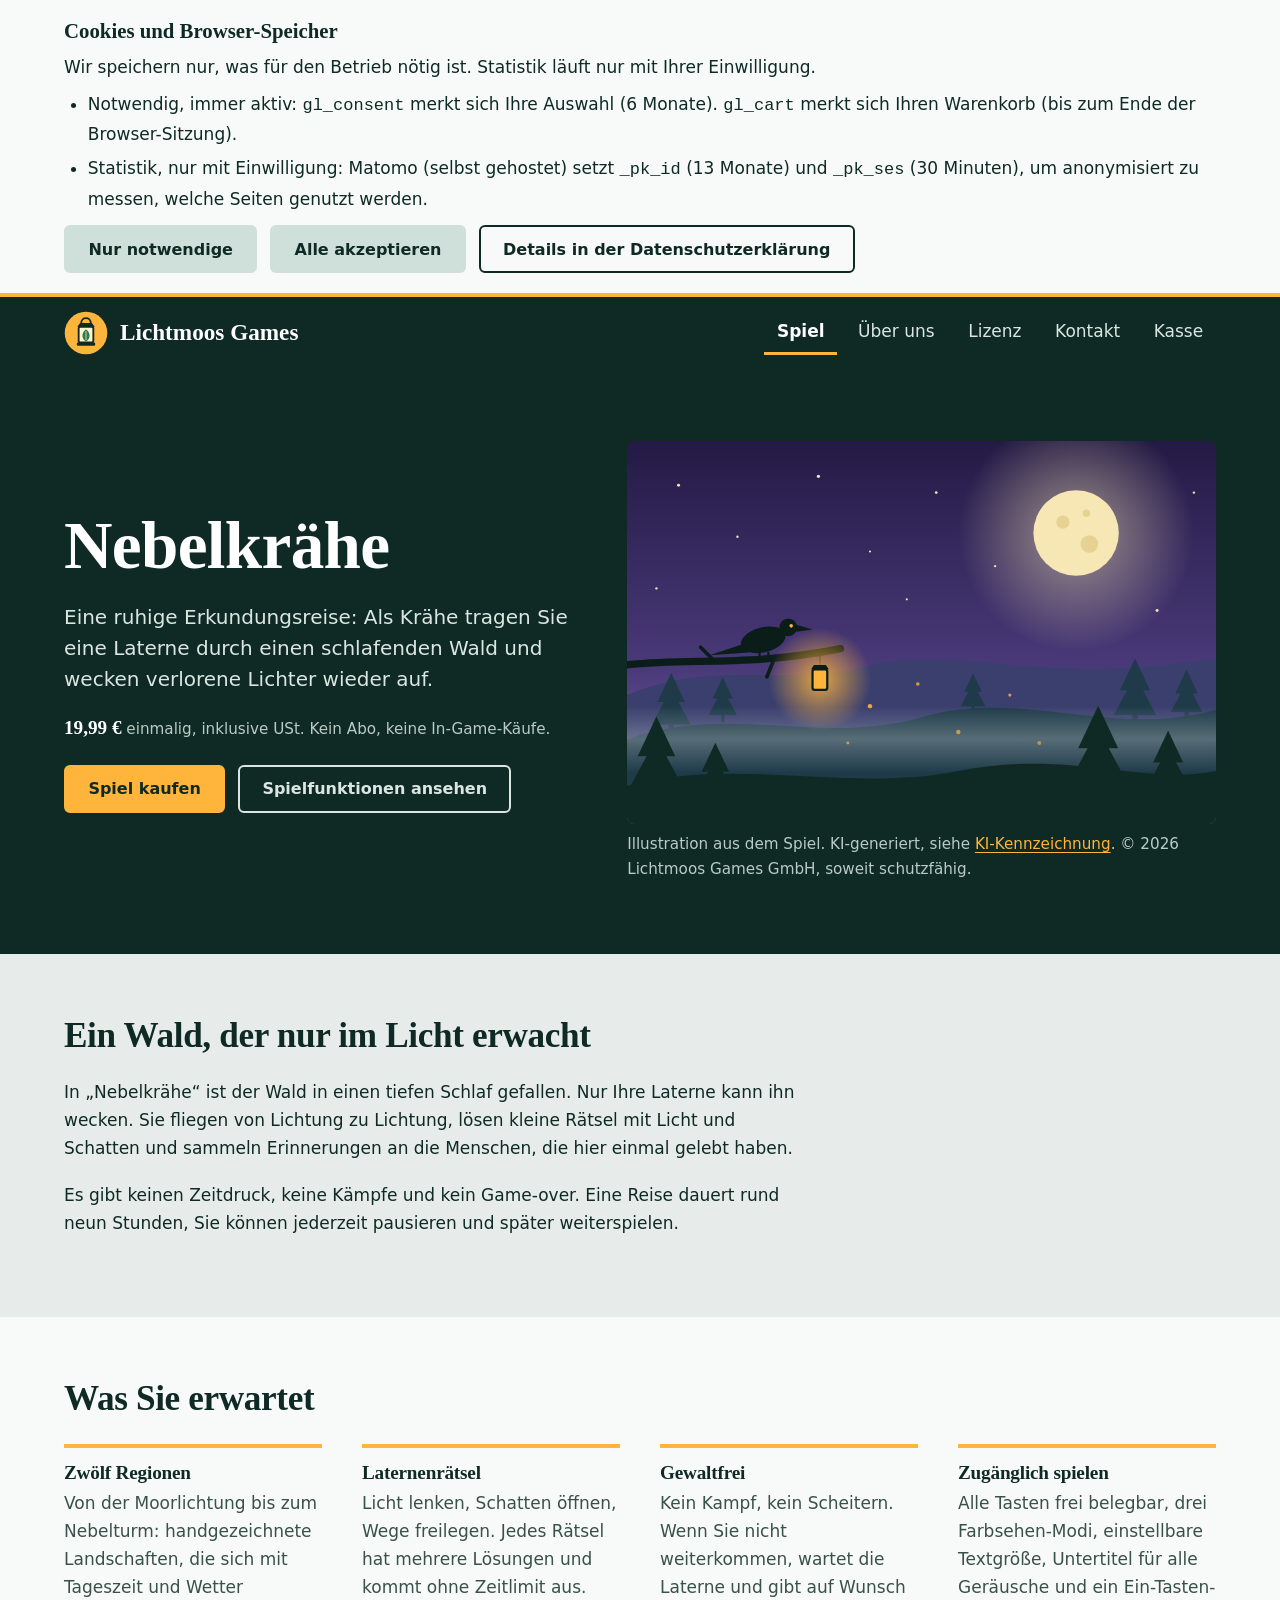
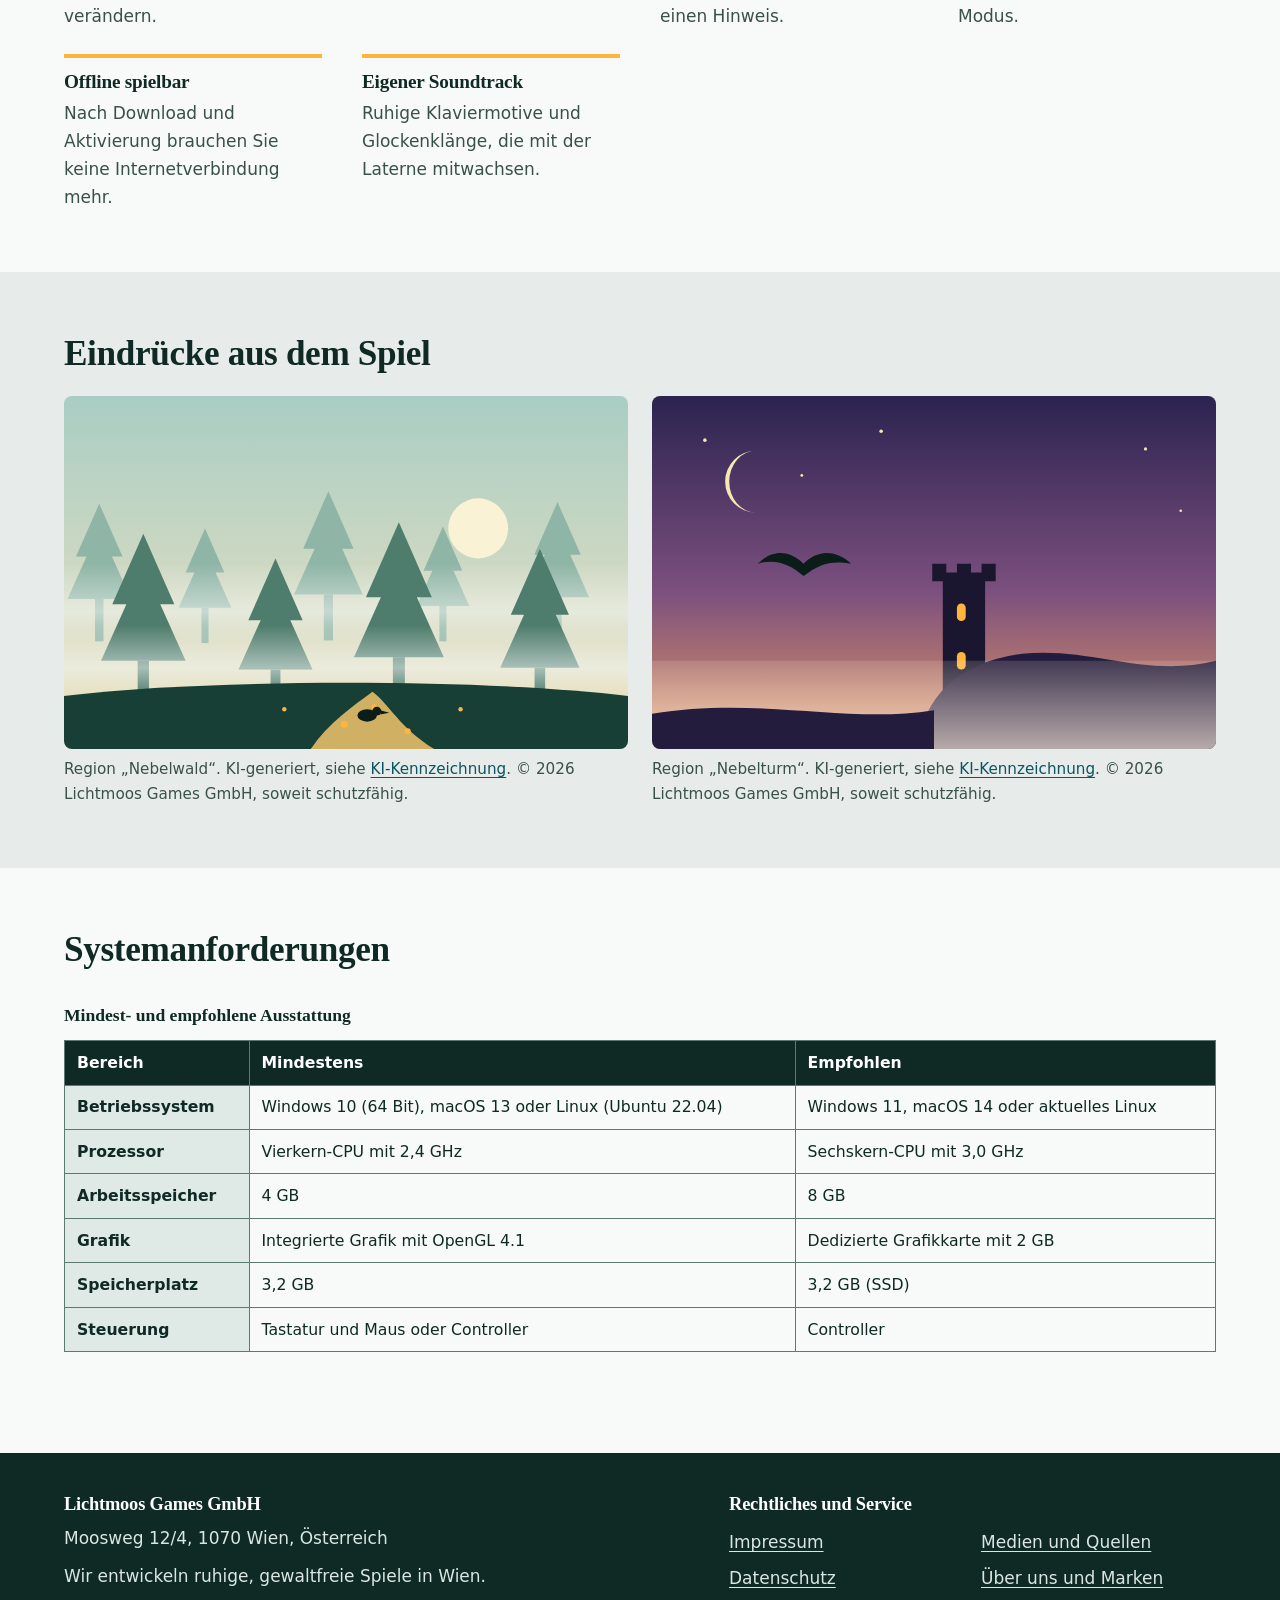
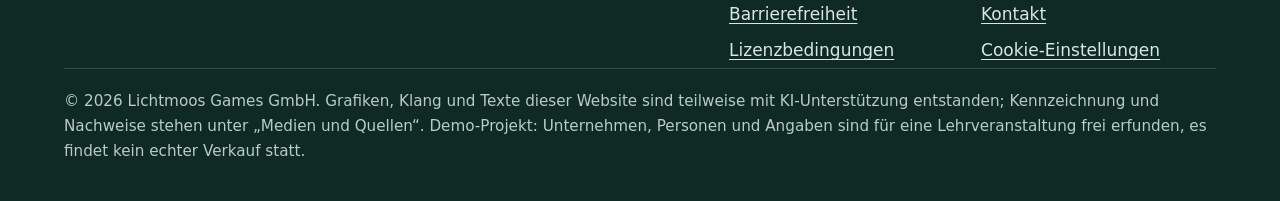
<file: index.html>
<!doctype html>
<html lang="de">
    <head>
        <meta charset="utf-8" />
        <meta name="viewport" content="width=device-width, initial-scale=1" />
        <title>Nebelkrähe – ruhiges Erkundungsspiel für PC | Lichtmoos Games</title>
        <meta
            name="description"
            content="Nebelkrähe von Lichtmoos Games aus Wien: ein gewaltfreies Erkundungsspiel. Einmal kaufen für 19,99 €, kein Abo, keine In-Game-Käufe."
        />
        <meta name="theme-color" content="#0f2a24" />
        <link rel="icon" type="image/svg+xml" href="assets/bildmarke-lichtmoos.svg" />
        <link rel="stylesheet" href="css/style.css" />
        <script src="js/main.js" defer></script>
    </head>
    <body>
        <a class="skip" href="#inhalt">Zum Inhalt springen</a>
        <p id="live-status" class="sr-only" role="status"></p>

        <section id="cookie-banner" class="cookie" aria-labelledby="cookie-titel" tabindex="-1" hidden>
            <div class="wrap">
                <p id="cookie-titel" class="cookie-titel"><strong>Cookies und Browser-Speicher</strong></p>
                <p>Wir speichern nur, was für den Betrieb nötig ist. Statistik läuft nur mit Ihrer Einwilligung.</p>
                <ul>
                    <li>
                        Notwendig, immer aktiv: <code>gl_consent</code> merkt sich Ihre Auswahl (6 Monate). <code>gl_cart</code> merkt sich Ihren Warenkorb (bis
                        zum Ende der Browser-Sitzung).
                    </li>
                    <li>
                        Statistik, nur mit Einwilligung: Matomo (selbst gehostet) setzt <code>_pk_id</code> (13 Monate) und <code>_pk_ses</code> (30 Minuten),
                        um anonymisiert zu messen, welche Seiten genutzt werden.
                    </li>
                </ul>
                <div class="btn-row" style="margin-top: 0.6rem">
                    <button type="button" class="btn zweit" data-consent="notwendig">Nur notwendige</button>
                    <button type="button" class="btn zweit" data-consent="alle">Alle akzeptieren</button>
                    <a class="btn rand" href="datenschutz.html#cookies">Details in der Datenschutzerklärung</a>
                </div>
            </div>
        </section>

        <header class="site-header">
            <div class="wrap">
                <a class="brand" href="index.html"><img src="assets/bildmarke-lichtmoos.svg" width="44" height="44" alt="" />Lichtmoos Games</a>
                <nav class="nav" aria-label="Hauptnavigation">
                    <ul>
                        <li><a href="index.html" aria-current="page">Spiel</a></li>
                        <li><a href="ueber-uns.html">Über uns</a></li>
                        <li><a href="lizenz.html">Lizenz</a></li>
                        <li><a href="kontakt.html">Kontakt</a></li>
                        <li><a href="kasse.html">Kasse</a></li>
                    </ul>
                </nav>
            </div>
        </header>

        <main id="inhalt">
            <section class="hero" aria-labelledby="titel">
                <div class="wrap">
                    <div>
                        <h1 id="titel">Nebelkrähe</h1>
                        <p class="lead">
                            Eine ruhige Erkundungsreise: Als Krähe tragen Sie eine Laterne durch einen schlafenden Wald und wecken verlorene Lichter wieder auf.
                        </p>
                        <p class="preis">19,99 € <small>einmalig, inklusive USt. Kein Abo, keine In-Game-Käufe.</small></p>
                        <div class="btn-row">
                            <a class="btn" href="kasse.html" data-kaufen>Spiel kaufen</a>
                            <a class="btn rand" href="#funktionen">Spielfunktionen ansehen</a>
                        </div>
                    </div>
                    <figure>
                        <img
                            src="assets/hero-nebelkraehe.svg"
                            width="800"
                            height="520"
                            alt="Krähe mit leuchtender Laterne auf einem Ast vor Vollmond und Tannenhügeln"
                        />
                        <figcaption>
                            Illustration aus dem Spiel. KI-generiert, siehe <a href="medien.html#ki">KI-Kennzeichnung</a>. © 2026 Lichtmoos Games GmbH, soweit
                            schutzfähig.
                        </figcaption>
                    </figure>
                </div>
            </section>

            <section class="section" aria-labelledby="spiel">
                <div class="wrap prose">
                    <h2 id="spiel">Ein Wald, der nur im Licht erwacht</h2>
                    <p>
                        In „Nebelkrähe“ ist der Wald in einen tiefen Schlaf gefallen. Nur Ihre Laterne kann ihn wecken. Sie fliegen von Lichtung zu Lichtung,
                        lösen kleine Rätsel mit Licht und Schatten und sammeln Erinnerungen an die Menschen, die hier einmal gelebt haben.
                    </p>
                    <p>
                        Es gibt keinen Zeitdruck, keine Kämpfe und kein Game-over. Eine Reise dauert rund neun Stunden, Sie können jederzeit pausieren und
                        später weiterspielen.
                    </p>
                </div>
            </section>

            <section class="section hell" id="funktionen" aria-labelledby="funktionen-titel">
                <div class="wrap">
                    <h2 id="funktionen-titel">Was Sie erwartet</h2>
                    <ul class="facts">
                        <li>
                            <h3>Zwölf Regionen</h3>
                            <p>Von der Moorlichtung bis zum Nebelturm: handgezeichnete Landschaften, die sich mit Tageszeit und Wetter verändern.</p>
                        </li>
                        <li>
                            <h3>Laternenrätsel</h3>
                            <p>Licht lenken, Schatten öffnen, Wege freilegen. Jedes Rätsel hat mehrere Lösungen und kommt ohne Zeitlimit aus.</p>
                        </li>
                        <li>
                            <h3>Gewaltfrei</h3>
                            <p>Kein Kampf, kein Scheitern. Wenn Sie nicht weiterkommen, wartet die Laterne und gibt auf Wunsch einen Hinweis.</p>
                        </li>
                        <li>
                            <h3>Zugänglich spielen</h3>
                            <p>
                                Alle Tasten frei belegbar, drei Farbsehen-Modi, einstellbare Textgröße, Untertitel für alle Geräusche und ein Ein-Tasten-Modus.
                            </p>
                        </li>
                        <li>
                            <h3>Offline spielbar</h3>
                            <p>Nach Download und Aktivierung brauchen Sie keine Internetverbindung mehr.</p>
                        </li>
                        <li>
                            <h3>Eigener Soundtrack</h3>
                            <p>Ruhige Klaviermotive und Glockenklänge, die mit der Laterne mitwachsen.</p>
                        </li>
                    </ul>
                </div>
            </section>

            <section class="section" aria-labelledby="eindruecke">
                <div class="wrap">
                    <h2 id="eindruecke">Eindrücke aus dem Spiel</h2>
                    <div class="gallery">
                        <figure class="bild">
                            <img
                                src="assets/szene-wald.svg"
                                width="640"
                                height="400"
                                alt="Nebelwald im Morgengrauen mit einem goldenen Pfad, auf dem eine Krähe sitzt"
                                loading="lazy"
                            />
                            <figcaption>
                                Region „Nebelwald“. KI-generiert, siehe <a href="medien.html#ki">KI-Kennzeichnung</a>. © 2026 Lichtmoos Games GmbH, soweit
                                schutzfähig.
                            </figcaption>
                        </figure>
                        <figure class="bild">
                            <img
                                src="assets/szene-turm.svg"
                                width="640"
                                height="400"
                                alt="Alter Turm mit leuchtenden Fenstern auf einer Klippe, davor fliegt eine Krähe"
                                loading="lazy"
                            />
                            <figcaption>
                                Region „Nebelturm“. KI-generiert, siehe <a href="medien.html#ki">KI-Kennzeichnung</a>. © 2026 Lichtmoos Games GmbH, soweit
                                schutzfähig.
                            </figcaption>
                        </figure>
                    </div>
                </div>
            </section>

            <section class="section hell" aria-labelledby="system">
                <div class="wrap">
                    <h2 id="system">Systemanforderungen</h2>
                    <div class="scroll" role="region" aria-labelledby="cap-system" tabindex="0">
                        <table>
                            <caption id="cap-system">
                                Mindest- und empfohlene Ausstattung
                            </caption>
                            <thead>
                                <tr>
                                    <th scope="col">Bereich</th>
                                    <th scope="col">Mindestens</th>
                                    <th scope="col">Empfohlen</th>
                                </tr>
                            </thead>
                            <tbody>
                                <tr>
                                    <th scope="row">Betriebssystem</th>
                                    <td>Windows 10 (64 Bit), macOS 13 oder Linux (Ubuntu 22.04)</td>
                                    <td>Windows 11, macOS 14 oder aktuelles Linux</td>
                                </tr>
                                <tr>
                                    <th scope="row">Prozessor</th>
                                    <td>Vierkern-CPU mit 2,4 GHz</td>
                                    <td>Sechskern-CPU mit 3,0 GHz</td>
                                </tr>
                                <tr>
                                    <th scope="row">Arbeitsspeicher</th>
                                    <td>4 GB</td>
                                    <td>8 GB</td>
                                </tr>
                                <tr>
                                    <th scope="row">Grafik</th>
                                    <td>Integrierte Grafik mit OpenGL 4.1</td>
                                    <td>Dedizierte Grafikkarte mit 2 GB</td>
                                </tr>
                                <tr>
                                    <th scope="row">Speicherplatz</th>
                                    <td>3,2 GB</td>
                                    <td>3,2 GB (SSD)</td>
                                </tr>
                                <tr>
                                    <th scope="row">Steuerung</th>
                                    <td>Tastatur und Maus oder Controller</td>
                                    <td>Controller</td>
                                </tr>
                            </tbody>
                        </table>
                    </div>
                </div>
            </section>
        </main>

        <footer class="site-footer">
            <div class="wrap">
                <div class="foot-grid">
                    <div>
                        <h2>Lichtmoos Games GmbH</h2>
                        <p>Moosweg 12/4, 1070 Wien, Österreich</p>
                        <p>Wir entwickeln ruhige, gewaltfreie Spiele in Wien.</p>
                    </div>
                    <nav aria-label="Rechtliches und Service">
                        <h2>Rechtliches und Service</h2>
                        <ul>
                            <li><a href="impressum.html">Impressum</a></li>
                            <li><a href="datenschutz.html">Datenschutz</a></li>
                            <li><a href="barrierefreiheit.html">Barrierefreiheit</a></li>
                            <li><a href="lizenz.html">Lizenzbedingungen</a></li>
                            <li><a href="medien.html">Medien und Quellen</a></li>
                            <li><a href="ueber-uns.html">Über uns und Marken</a></li>
                            <li><a href="kontakt.html">Kontakt</a></li>
                            <li><button type="button" id="cookie-settings" class="link">Cookie-Einstellungen</button></li>
                        </ul>
                    </nav>
                </div>
                <p class="copy">
                    © 2026 Lichtmoos Games GmbH. Grafiken, Klang und Texte dieser Website sind teilweise mit KI-Unterstützung entstanden; Kennzeichnung und
                    Nachweise stehen unter „Medien und Quellen“. Demo-Projekt: Unternehmen, Personen und Angaben sind für eine Lehrveranstaltung frei erfunden,
                    es findet kein echter Verkauf statt.
                </p>
            </div>
        </footer>
    </body>
</html>
</file>
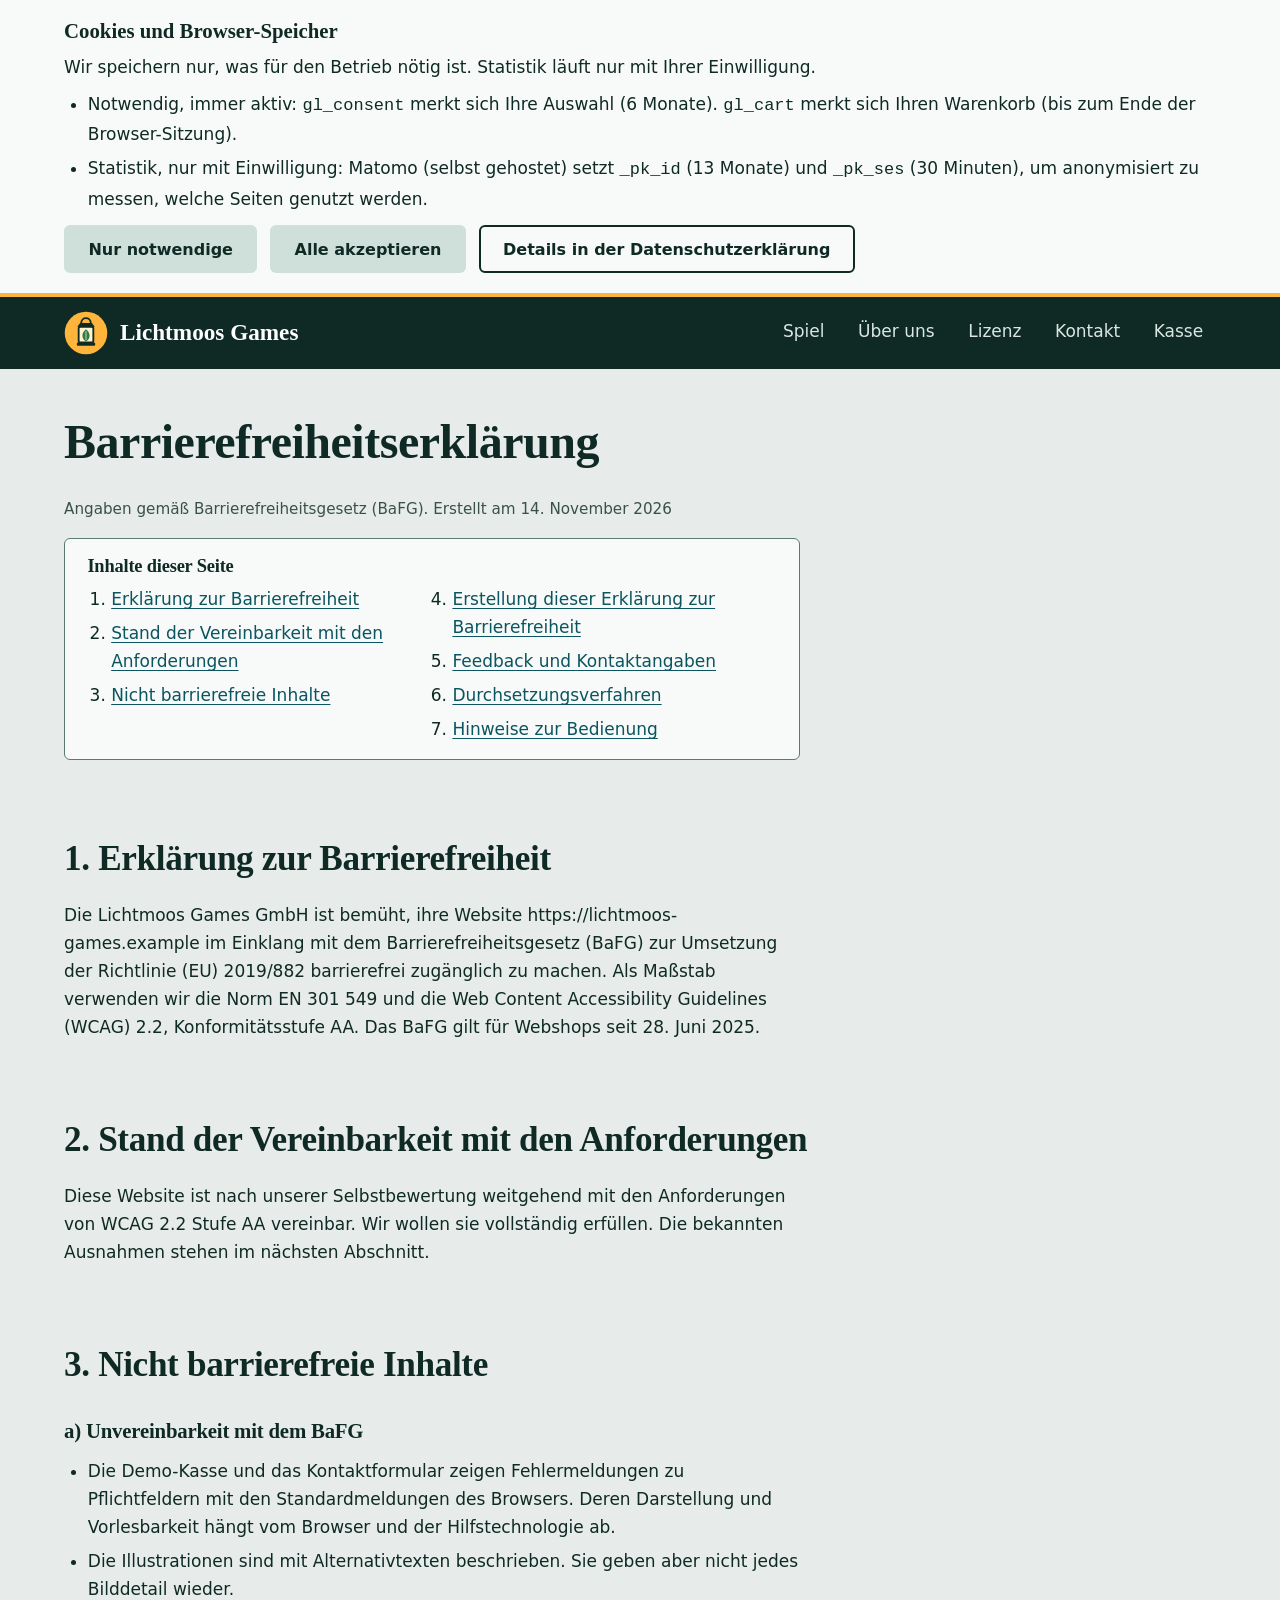
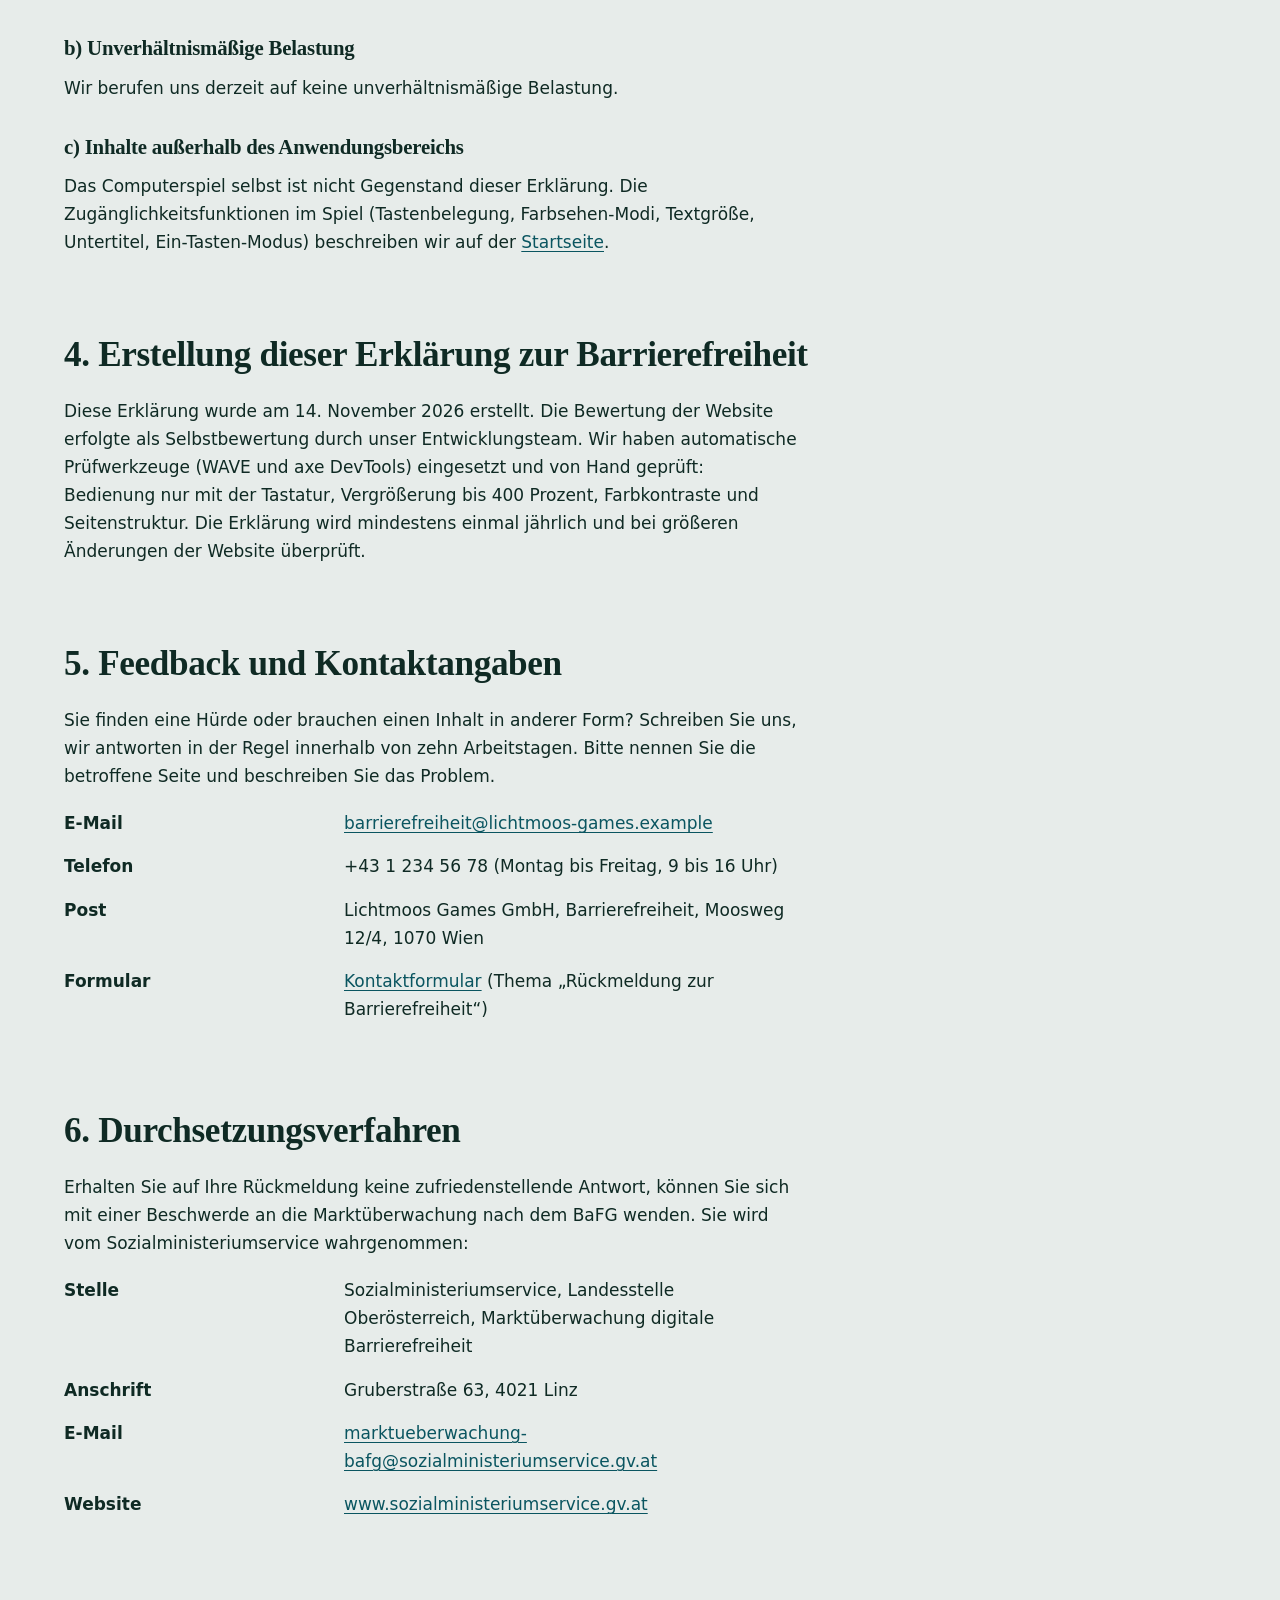
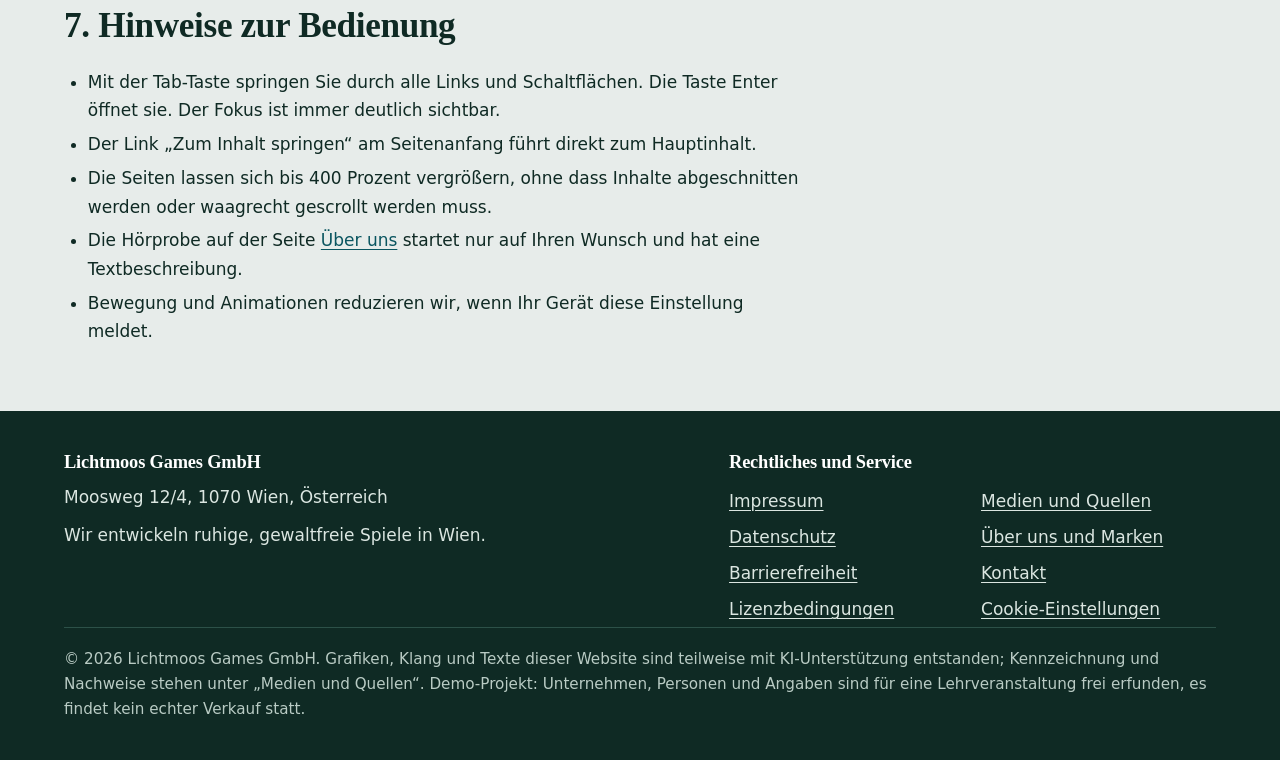
<file: barrierefreiheit.html>
<!doctype html>
<html lang="de">
    <head>
        <meta charset="utf-8" />
        <meta name="viewport" content="width=device-width, initial-scale=1" />
        <title>Barrierefreiheitserklärung | Lichtmoos Games</title>
        <meta name="description" content="Erklärung zur Barrierefreiheit der Website von Lichtmoos Games nach dem Barrierefreiheitsgesetz (BaFG)." />
        <meta name="theme-color" content="#0f2a24" />
        <link rel="icon" type="image/svg+xml" href="assets/bildmarke-lichtmoos.svg" />
        <link rel="stylesheet" href="css/style.css" />
        <script src="js/main.js" defer></script>
    </head>
    <body>
        <a class="skip" href="#inhalt">Zum Inhalt springen</a>
        <p id="live-status" class="sr-only" role="status"></p>

        <section id="cookie-banner" class="cookie" aria-labelledby="cookie-titel" tabindex="-1" hidden>
            <div class="wrap">
                <p id="cookie-titel" class="cookie-titel"><strong>Cookies und Browser-Speicher</strong></p>
                <p>Wir speichern nur, was für den Betrieb nötig ist. Statistik läuft nur mit Ihrer Einwilligung.</p>
                <ul>
                    <li>
                        Notwendig, immer aktiv: <code>gl_consent</code> merkt sich Ihre Auswahl (6 Monate). <code>gl_cart</code> merkt sich Ihren Warenkorb (bis
                        zum Ende der Browser-Sitzung).
                    </li>
                    <li>
                        Statistik, nur mit Einwilligung: Matomo (selbst gehostet) setzt <code>_pk_id</code> (13 Monate) und <code>_pk_ses</code> (30 Minuten),
                        um anonymisiert zu messen, welche Seiten genutzt werden.
                    </li>
                </ul>
                <div class="btn-row" style="margin-top: 0.6rem">
                    <button type="button" class="btn zweit" data-consent="notwendig">Nur notwendige</button>
                    <button type="button" class="btn zweit" data-consent="alle">Alle akzeptieren</button>
                    <a class="btn rand" href="datenschutz.html#cookies">Details in der Datenschutzerklärung</a>
                </div>
            </div>
        </section>

        <header class="site-header">
            <div class="wrap">
                <a class="brand" href="index.html"><img src="assets/bildmarke-lichtmoos.svg" width="44" height="44" alt="" />Lichtmoos Games</a>
                <nav class="nav" aria-label="Hauptnavigation">
                    <ul>
                        <li><a href="index.html">Spiel</a></li>
                        <li><a href="ueber-uns.html">Über uns</a></li>
                        <li><a href="lizenz.html">Lizenz</a></li>
                        <li><a href="kontakt.html">Kontakt</a></li>
                        <li><a href="kasse.html">Kasse</a></li>
                    </ul>
                </nav>
            </div>
        </header>

        <main id="inhalt">
            <div class="legal">
                <div class="wrap">
                    <h1>Barrierefreiheitserklärung</h1>
                    <p class="stand">Angaben gemäß Barrierefreiheitsgesetz (BaFG). Erstellt am 14. November 2026</p>

                    <nav class="toc" aria-label="Inhalte dieser Seite">
                        <h2>Inhalte dieser Seite</h2>
                        <ol>
                            <li><a href="#erklaerung">Erklärung zur Barrierefreiheit</a></li>
                            <li><a href="#stand">Stand der Vereinbarkeit mit den Anforderungen</a></li>
                            <li><a href="#nicht">Nicht barrierefreie Inhalte</a></li>
                            <li><a href="#erstellung">Erstellung dieser Erklärung zur Barrierefreiheit</a></li>
                            <li><a href="#feedback">Feedback und Kontaktangaben</a></li>
                            <li><a href="#durchsetzung">Durchsetzungsverfahren</a></li>
                            <li><a href="#bedienung">Hinweise zur Bedienung</a></li>
                        </ol>
                    </nav>

                    <h2 id="erklaerung">1. Erklärung zur Barrierefreiheit</h2>
                    <p>
                        Die Lichtmoos Games GmbH ist bemüht, ihre Website https://lichtmoos-games.example im Einklang mit dem Barrierefreiheitsgesetz (BaFG) zur
                        Umsetzung der Richtlinie (EU) 2019/882 barrierefrei zugänglich zu machen. Als Maßstab verwenden wir die Norm EN 301 549 und die Web
                        Content Accessibility Guidelines (WCAG) 2.2, Konformitätsstufe AA. Das BaFG gilt für Webshops seit 28. Juni 2025.
                    </p>

                    <h2 id="stand">2. Stand der Vereinbarkeit mit den Anforderungen</h2>
                    <p>
                        Diese Website ist nach unserer Selbstbewertung weitgehend mit den Anforderungen von WCAG 2.2 Stufe AA vereinbar. Wir wollen sie
                        vollständig erfüllen. Die bekannten Ausnahmen stehen im nächsten Abschnitt.
                    </p>

                    <h2 id="nicht">3. Nicht barrierefreie Inhalte</h2>
                    <h3>a) Unvereinbarkeit mit dem BaFG</h3>
                    <ul>
                        <li>
                            Die Demo-Kasse und das Kontaktformular zeigen Fehlermeldungen zu Pflichtfeldern mit den Standardmeldungen des Browsers. Deren
                            Darstellung und Vorlesbarkeit hängt vom Browser und der Hilfstechnologie ab.
                        </li>
                        <li>Die Illustrationen sind mit Alternativtexten beschrieben. Sie geben aber nicht jedes Bilddetail wieder.</li>
                    </ul>
                    <h3>b) Unverhältnismäßige Belastung</h3>
                    <p>Wir berufen uns derzeit auf keine unverhältnismäßige Belastung.</p>
                    <h3>c) Inhalte außerhalb des Anwendungsbereichs</h3>
                    <p>
                        Das Computerspiel selbst ist nicht Gegenstand dieser Erklärung. Die Zugänglichkeitsfunktionen im Spiel (Tastenbelegung, Farbsehen-Modi,
                        Textgröße, Untertitel, Ein-Tasten-Modus) beschreiben wir auf der <a href="index.html#funktionen">Startseite</a>.
                    </p>

                    <h2 id="erstellung">4. Erstellung dieser Erklärung zur Barrierefreiheit</h2>
                    <p>
                        Diese Erklärung wurde am 14. November 2026 erstellt. Die Bewertung der Website erfolgte als Selbstbewertung durch unser
                        Entwicklungsteam. Wir haben automatische Prüfwerkzeuge (WAVE und axe DevTools) eingesetzt und von Hand geprüft: Bedienung nur mit der
                        Tastatur, Vergrößerung bis 400 Prozent, Farbkontraste und Seitenstruktur. Die Erklärung wird mindestens einmal jährlich und bei größeren
                        Änderungen der Website überprüft.
                    </p>

                    <h2 id="feedback">5. Feedback und Kontaktangaben</h2>
                    <p>
                        Sie finden eine Hürde oder brauchen einen Inhalt in anderer Form? Schreiben Sie uns, wir antworten in der Regel innerhalb von zehn
                        Arbeitstagen. Bitte nennen Sie die betroffene Seite und beschreiben Sie das Problem.
                    </p>
                    <dl class="kv">
                        <dt>E-Mail</dt>
                        <dd><a href="mailto:barrierefreiheit@lichtmoos-games.example">barrierefreiheit@lichtmoos-games.example</a></dd>
                        <dt>Telefon</dt>
                        <dd>+43 1 234 56 78 (Montag bis Freitag, 9 bis 16 Uhr)</dd>
                        <dt>Post</dt>
                        <dd>Lichtmoos Games GmbH, Barrierefreiheit, Moosweg 12/4, 1070 Wien</dd>
                        <dt>Formular</dt>
                        <dd><a href="kontakt.html#formular">Kontaktformular</a> (Thema „Rückmeldung zur Barrierefreiheit“)</dd>
                    </dl>

                    <h2 id="durchsetzung">6. Durchsetzungsverfahren</h2>
                    <p>
                        Erhalten Sie auf Ihre Rückmeldung keine zufriedenstellende Antwort, können Sie sich mit einer Beschwerde an die Marktüberwachung nach
                        dem BaFG wenden. Sie wird vom Sozialministeriumservice wahrgenommen:
                    </p>
                    <dl class="kv">
                        <dt>Stelle</dt>
                        <dd>Sozialministeriumservice, Landesstelle Oberösterreich, Marktüberwachung digitale Barrierefreiheit</dd>
                        <dt>Anschrift</dt>
                        <dd>Gruberstraße 63, 4021 Linz</dd>
                        <dt>E-Mail</dt>
                        <dd>
                            <a href="mailto:marktueberwachung-bafg@sozialministeriumservice.gv.at">marktueberwachung-bafg@sozialministeriumservice.gv.at</a>
                        </dd>
                        <dt>Website</dt>
                        <dd><a href="https://www.sozialministeriumservice.gv.at">www.sozialministeriumservice.gv.at</a></dd>
                    </dl>

                    <h2 id="bedienung">7. Hinweise zur Bedienung</h2>
                    <ul>
                        <li>
                            Mit der Tab-Taste springen Sie durch alle Links und Schaltflächen. Die Taste Enter öffnet sie. Der Fokus ist immer deutlich
                            sichtbar.
                        </li>
                        <li>Der Link „Zum Inhalt springen“ am Seitenanfang führt direkt zum Hauptinhalt.</li>
                        <li>Die Seiten lassen sich bis 400 Prozent vergrößern, ohne dass Inhalte abgeschnitten werden oder waagrecht gescrollt werden muss.</li>
                        <li>
                            Die Hörprobe auf der Seite <a href="ueber-uns.html#m-hoer">Über uns</a> startet nur auf Ihren Wunsch und hat eine Textbeschreibung.
                        </li>
                        <li>Bewegung und Animationen reduzieren wir, wenn Ihr Gerät diese Einstellung meldet.</li>
                    </ul>
                </div>
            </div>
        </main>

        <footer class="site-footer">
            <div class="wrap">
                <div class="foot-grid">
                    <div>
                        <h2>Lichtmoos Games GmbH</h2>
                        <p>Moosweg 12/4, 1070 Wien, Österreich</p>
                        <p>Wir entwickeln ruhige, gewaltfreie Spiele in Wien.</p>
                    </div>
                    <nav aria-label="Rechtliches und Service">
                        <h2>Rechtliches und Service</h2>
                        <ul>
                            <li><a href="impressum.html">Impressum</a></li>
                            <li><a href="datenschutz.html">Datenschutz</a></li>
                            <li><a href="barrierefreiheit.html">Barrierefreiheit</a></li>
                            <li><a href="lizenz.html">Lizenzbedingungen</a></li>
                            <li><a href="medien.html">Medien und Quellen</a></li>
                            <li><a href="ueber-uns.html">Über uns und Marken</a></li>
                            <li><a href="kontakt.html">Kontakt</a></li>
                            <li><button type="button" id="cookie-settings" class="link">Cookie-Einstellungen</button></li>
                        </ul>
                    </nav>
                </div>
                <p class="copy">
                    © 2026 Lichtmoos Games GmbH. Grafiken, Klang und Texte dieser Website sind teilweise mit KI-Unterstützung entstanden; Kennzeichnung und
                    Nachweise stehen unter „Medien und Quellen“. Demo-Projekt: Unternehmen, Personen und Angaben sind für eine Lehrveranstaltung frei erfunden,
                    es findet kein echter Verkauf statt.
                </p>
            </div>
        </footer>
    </body>
</html>
</file>
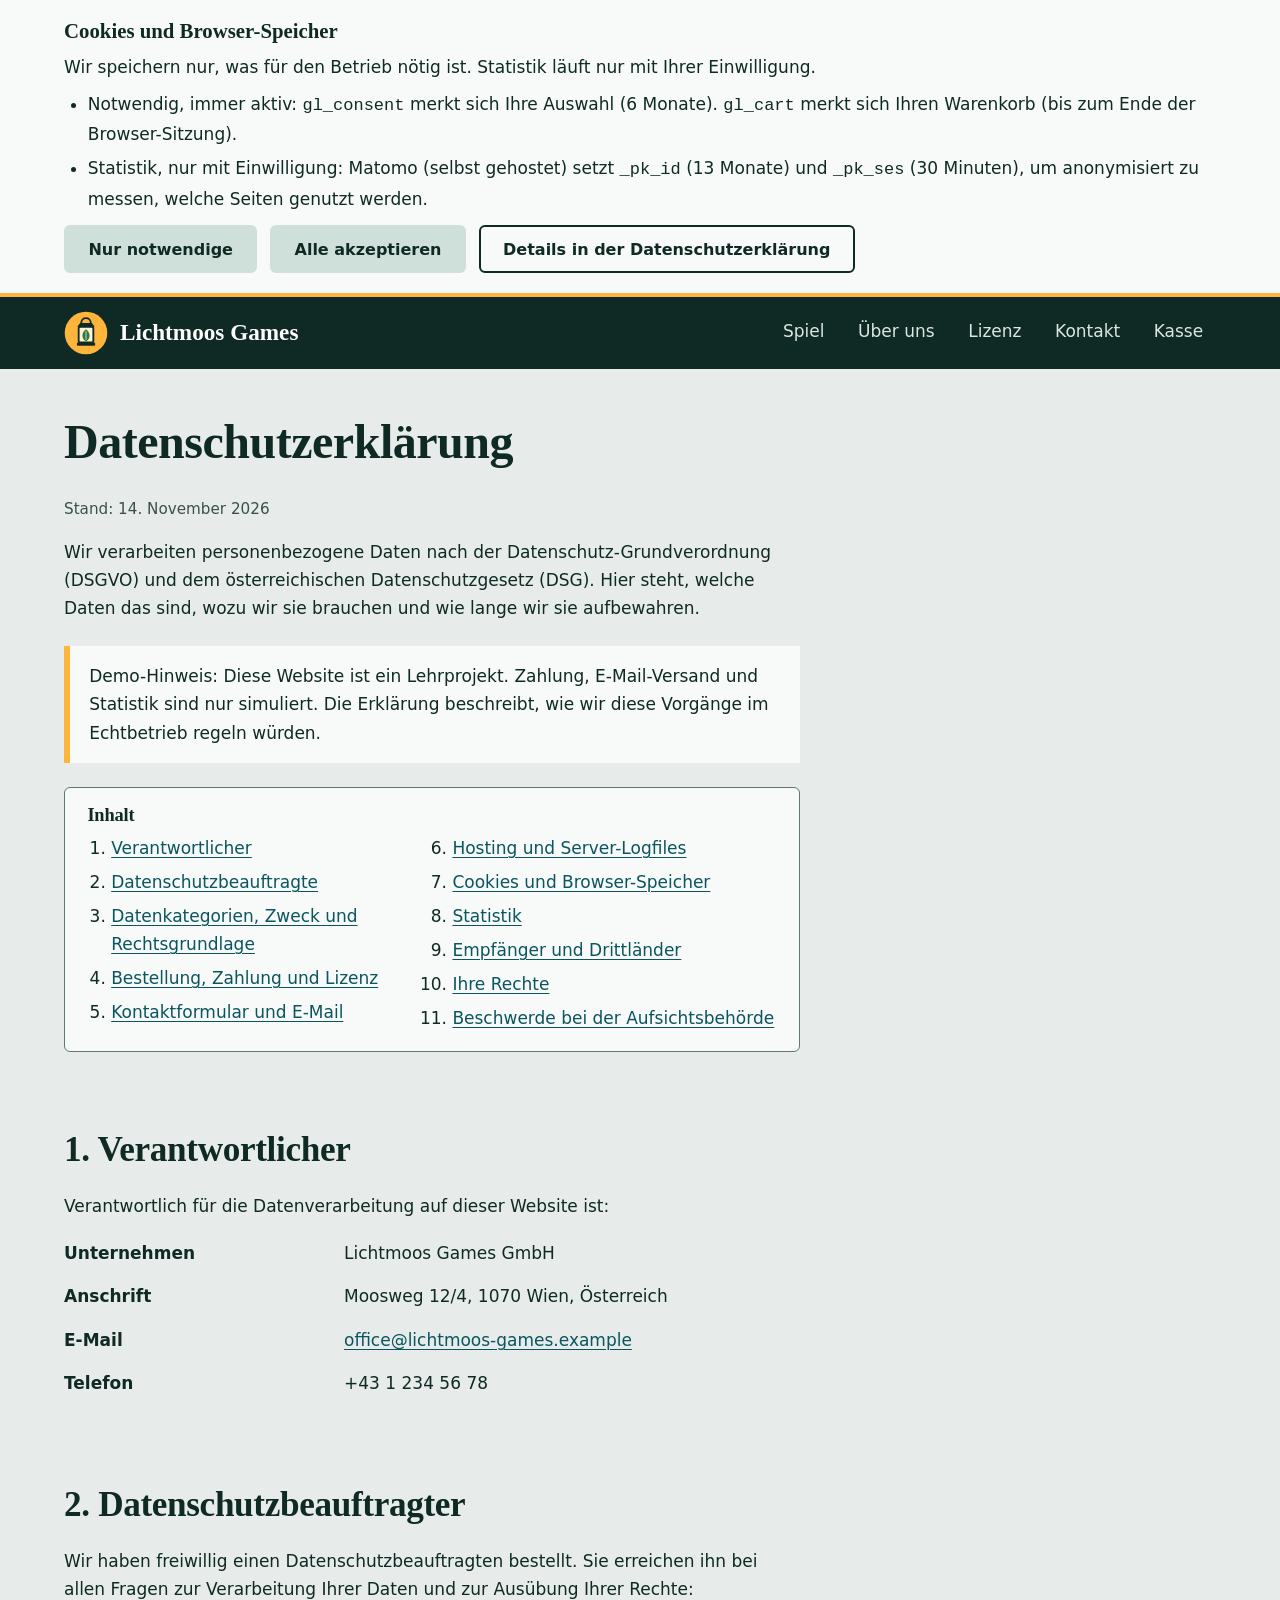
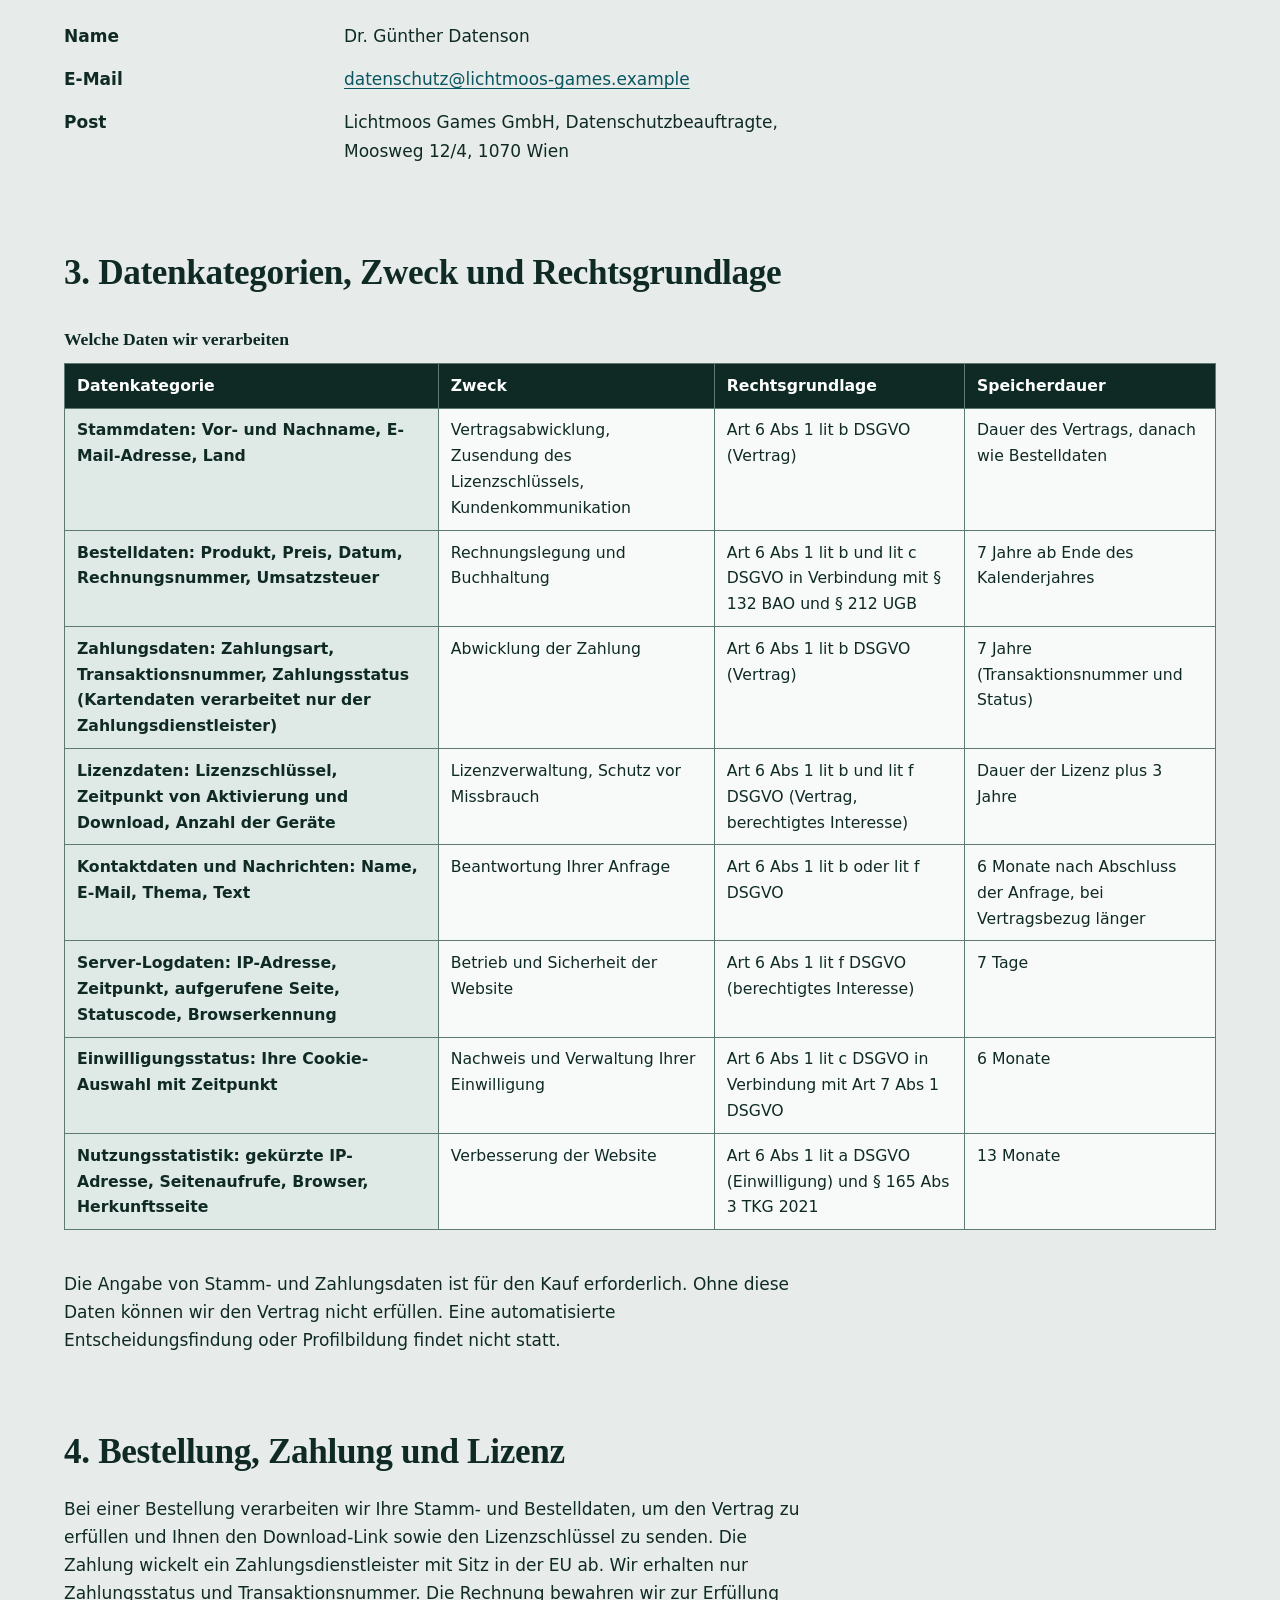
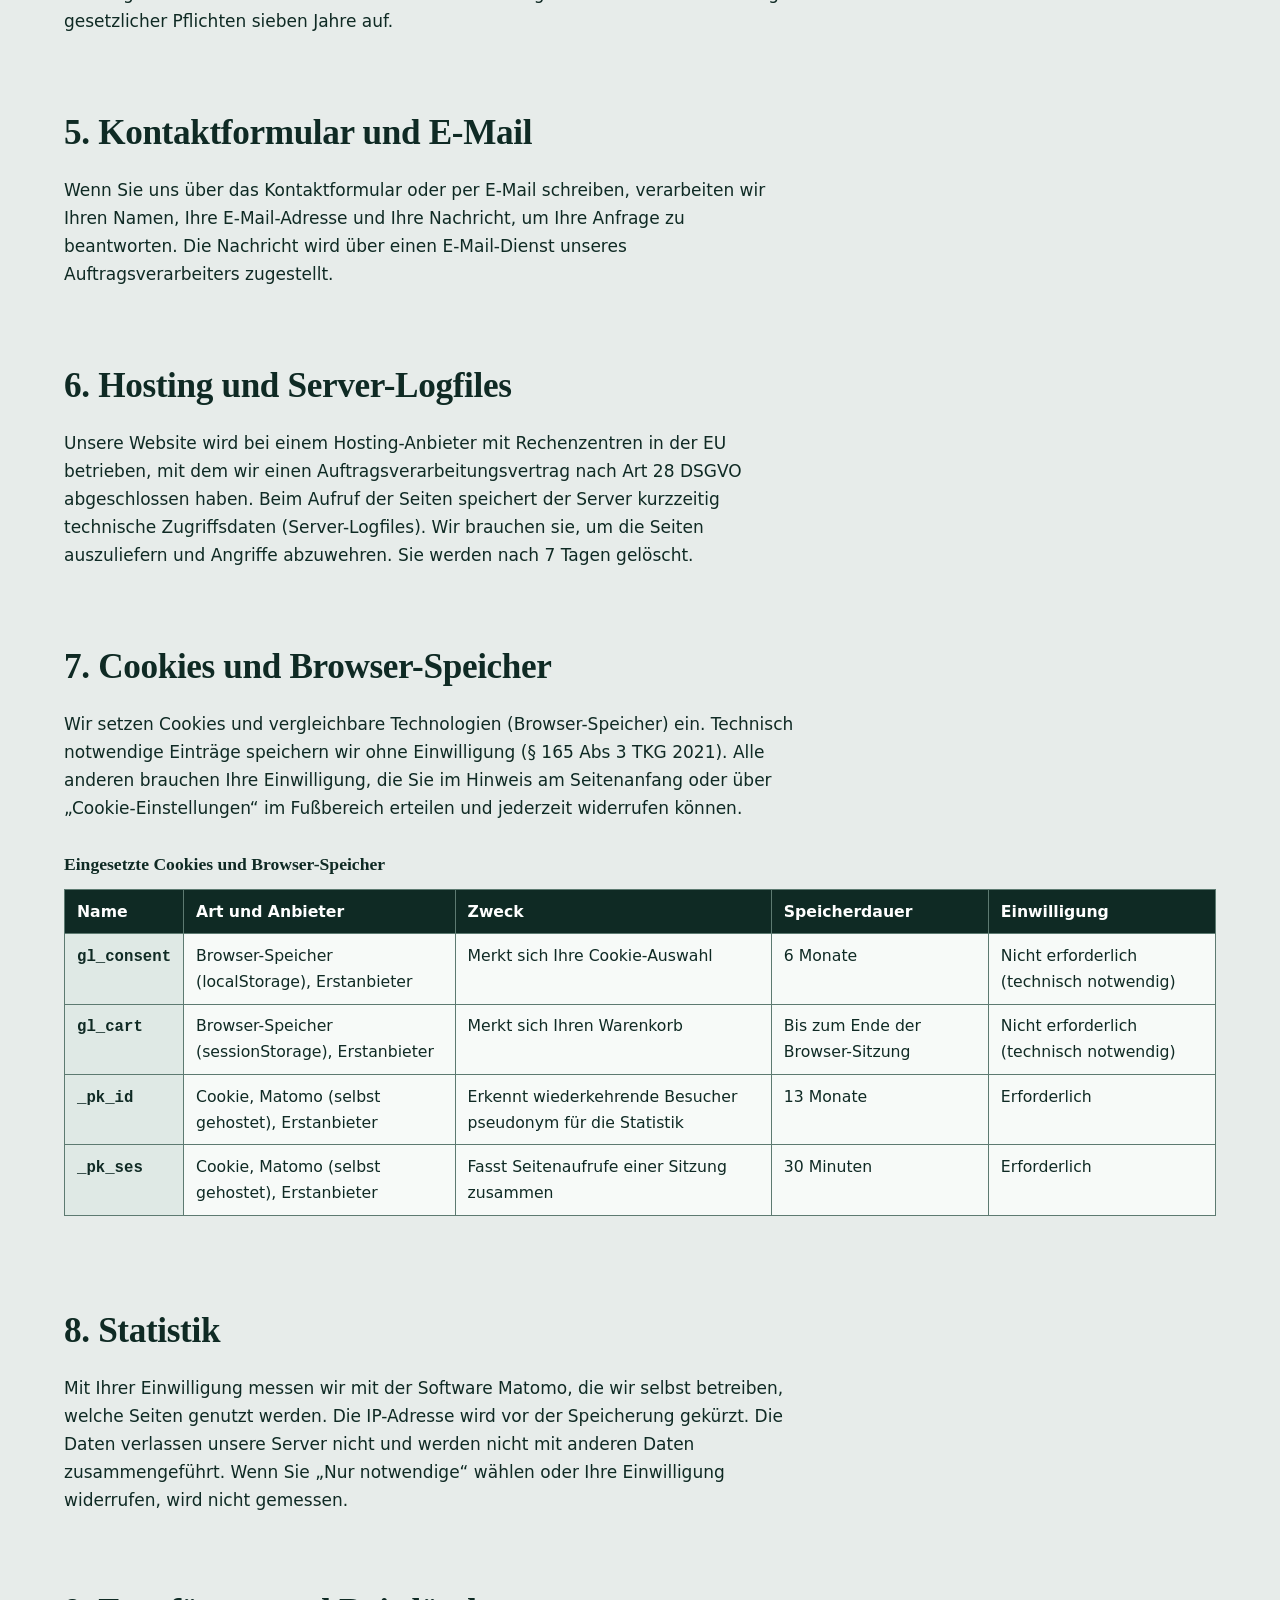
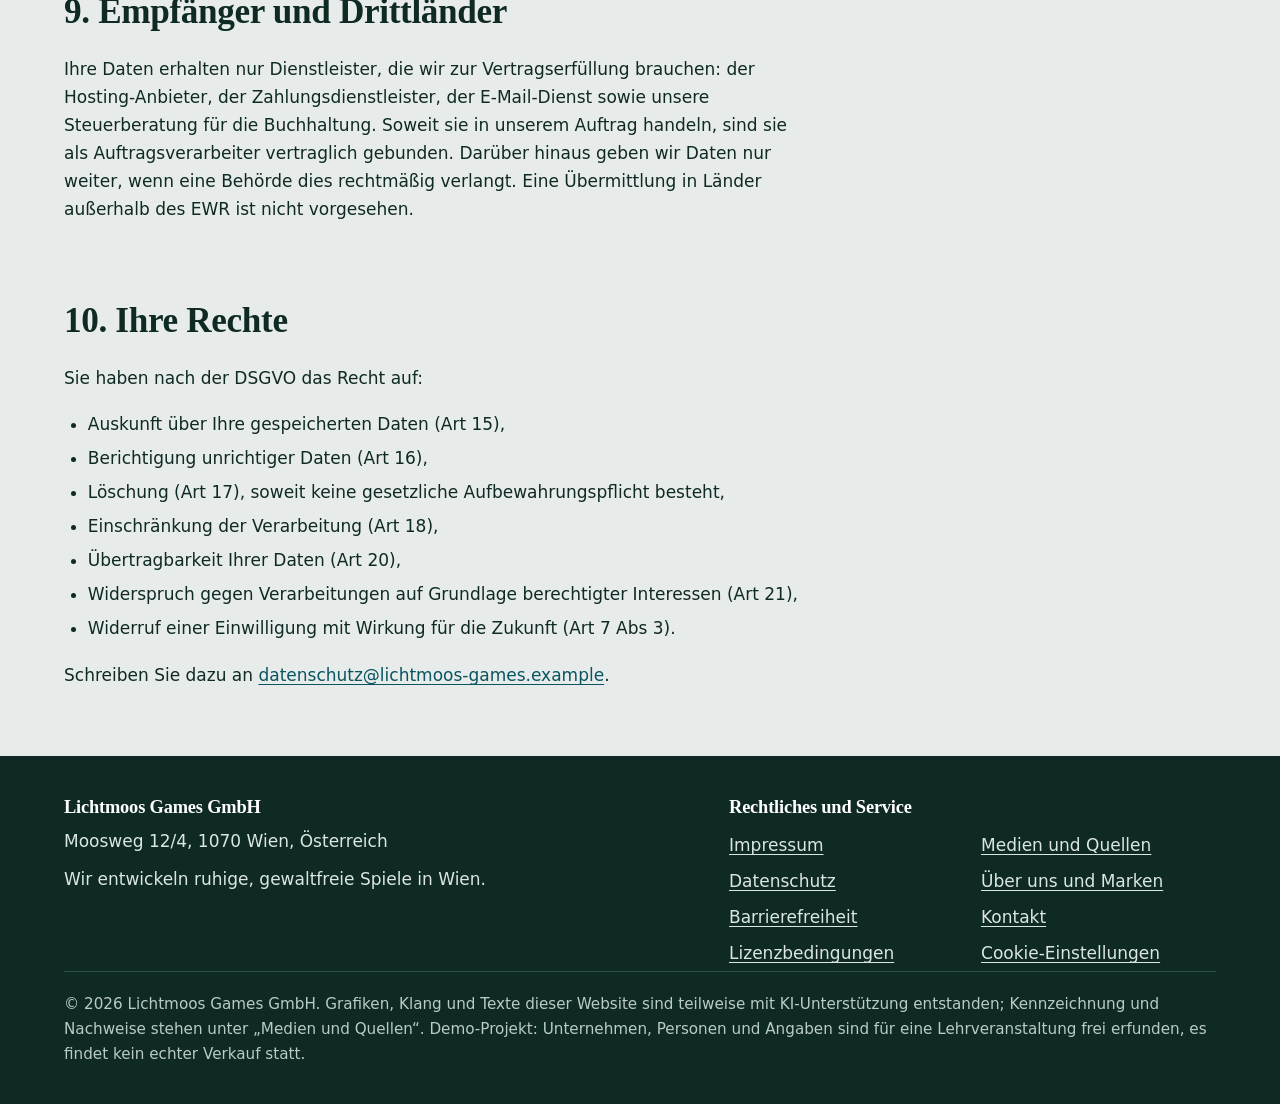
<file: datenschutz.html>
<!doctype html>
<html lang="de">
    <head>
        <meta charset="utf-8" />
        <meta name="viewport" content="width=device-width, initial-scale=1" />
        <title>Datenschutzerklärung | Lichtmoos Games</title>
        <meta
            name="description"
            content="Welche Daten Lichtmoos Games verarbeitet, warum, auf welcher Rechtsgrundlage, wie lange, und welche Cookies zum Einsatz kommen."
        />
        <meta name="theme-color" content="#0f2a24" />
        <link rel="icon" type="image/svg+xml" href="assets/bildmarke-lichtmoos.svg" />
        <link rel="stylesheet" href="css/style.css" />
        <script src="js/main.js" defer></script>
    </head>
    <body>
        <a class="skip" href="#inhalt">Zum Inhalt springen</a>
        <p id="live-status" class="sr-only" role="status"></p>

        <section id="cookie-banner" class="cookie" aria-labelledby="cookie-titel" tabindex="-1" hidden>
            <div class="wrap">
                <p id="cookie-titel" class="cookie-titel"><strong>Cookies und Browser-Speicher</strong></p>
                <p>Wir speichern nur, was für den Betrieb nötig ist. Statistik läuft nur mit Ihrer Einwilligung.</p>
                <ul>
                    <li>
                        Notwendig, immer aktiv: <code>gl_consent</code> merkt sich Ihre Auswahl (6 Monate). <code>gl_cart</code> merkt sich Ihren Warenkorb (bis
                        zum Ende der Browser-Sitzung).
                    </li>
                    <li>
                        Statistik, nur mit Einwilligung: Matomo (selbst gehostet) setzt <code>_pk_id</code> (13 Monate) und <code>_pk_ses</code> (30 Minuten),
                        um anonymisiert zu messen, welche Seiten genutzt werden.
                    </li>
                </ul>
                <div class="btn-row" style="margin-top: 0.6rem">
                    <button type="button" class="btn zweit" data-consent="notwendig">Nur notwendige</button>
                    <button type="button" class="btn zweit" data-consent="alle">Alle akzeptieren</button>
                    <a class="btn rand" href="datenschutz.html#cookies">Details in der Datenschutzerklärung</a>
                </div>
            </div>
        </section>

        <header class="site-header">
            <div class="wrap">
                <a class="brand" href="index.html"><img src="assets/bildmarke-lichtmoos.svg" width="44" height="44" alt="" />Lichtmoos Games</a>
                <nav class="nav" aria-label="Hauptnavigation">
                    <ul>
                        <li><a href="index.html">Spiel</a></li>
                        <li><a href="ueber-uns.html">Über uns</a></li>
                        <li><a href="lizenz.html">Lizenz</a></li>
                        <li><a href="kontakt.html">Kontakt</a></li>
                        <li><a href="kasse.html">Kasse</a></li>
                    </ul>
                </nav>
            </div>
        </header>

        <main id="inhalt">
            <div class="legal">
                <div class="wrap">
                    <h1>Datenschutzerklärung</h1>
                    <p class="stand">Stand: 14. November 2026</p>
                    <p>
                        Wir verarbeiten personenbezogene Daten nach der Datenschutz-Grundverordnung (DSGVO) und dem österreichischen Datenschutzgesetz (DSG).
                        Hier steht, welche Daten das sind, wozu wir sie brauchen und wie lange wir sie aufbewahren.
                    </p>
                    <div class="note">
                        <p>
                            Demo-Hinweis: Diese Website ist ein Lehrprojekt. Zahlung, E-Mail-Versand und Statistik sind nur simuliert. Die Erklärung beschreibt,
                            wie wir diese Vorgänge im Echtbetrieb regeln würden.
                        </p>
                    </div>

                    <nav class="toc" aria-label="Inhaltsverzeichnis">
                        <h2>Inhalt</h2>
                        <ol>
                            <li><a href="#verantwortlicher">Verantwortlicher</a></li>
                            <li><a href="#dsb">Datenschutzbeauftragte</a></li>
                            <li><a href="#uebersicht">Datenkategorien, Zweck und Rechtsgrundlage</a></li>
                            <li><a href="#bestellung">Bestellung, Zahlung und Lizenz</a></li>
                            <li><a href="#kontaktformular">Kontaktformular und E-Mail</a></li>
                            <li><a href="#hosting">Hosting und Server-Logfiles</a></li>
                            <li><a href="#cookies">Cookies und Browser-Speicher</a></li>
                            <li><a href="#statistik">Statistik</a></li>
                            <li><a href="#empfaenger">Empfänger und Drittländer</a></li>
                            <li><a href="#rechte">Ihre Rechte</a></li>
                            <li><a href="#beschwerde">Beschwerde bei der Aufsichtsbehörde</a></li>
                        </ol>
                    </nav>

                    <h2 id="verantwortlicher">1. Verantwortlicher</h2>
                    <p>Verantwortlich für die Datenverarbeitung auf dieser Website ist:</p>
                    <dl class="kv">
                        <dt>Unternehmen</dt>
                        <dd>Lichtmoos Games GmbH</dd>
                        <dt>Anschrift</dt>
                        <dd>Moosweg 12/4, 1070 Wien, Österreich</dd>
                        <dt>E-Mail</dt>
                        <dd><a href="mailto:office@lichtmoos-games.example">office@lichtmoos-games.example</a></dd>
                        <dt>Telefon</dt>
                        <dd>+43 1 234 56 78</dd>
                    </dl>

                    <h2 id="dsb">2. Datenschutzbeauftragter</h2>
                    <p>
                        Wir haben freiwillig einen Datenschutzbeauftragten bestellt. Sie erreichen ihn bei allen Fragen zur Verarbeitung Ihrer Daten und zur
                        Ausübung Ihrer Rechte:
                    </p>
                    <dl class="kv">
                        <dt>Name</dt>
                        <dd>Dr. Günther Datenson</dd>
                        <dt>E-Mail</dt>
                        <dd><a href="mailto:datenschutz@lichtmoos-games.example">datenschutz@lichtmoos-games.example</a></dd>
                        <dt>Post</dt>
                        <dd>Lichtmoos Games GmbH, Datenschutzbeauftragte, Moosweg 12/4, 1070 Wien</dd>
                    </dl>

                    <h2 id="uebersicht">3. Datenkategorien, Zweck und Rechtsgrundlage</h2>
                    <div class="scroll" role="region" aria-labelledby="cap-daten" tabindex="0">
                        <table>
                            <caption id="cap-daten">
                                Welche Daten wir verarbeiten
                            </caption>
                            <thead>
                                <tr>
                                    <th scope="col">Datenkategorie</th>
                                    <th scope="col">Zweck</th>
                                    <th scope="col">Rechtsgrundlage</th>
                                    <th scope="col">Speicherdauer</th>
                                </tr>
                            </thead>
                            <tbody>
                                <tr>
                                    <th scope="row">Stammdaten: Vor- und Nachname, E-Mail-Adresse, Land</th>
                                    <td>Vertragsabwicklung, Zusendung des Lizenzschlüssels, Kundenkommunikation</td>
                                    <td>Art 6 Abs 1 lit b DSGVO (Vertrag)</td>
                                    <td>Dauer des Vertrags, danach wie Bestelldaten</td>
                                </tr>
                                <tr>
                                    <th scope="row">Bestelldaten: Produkt, Preis, Datum, Rechnungsnummer, Umsatzsteuer</th>
                                    <td>Rechnungslegung und Buchhaltung</td>
                                    <td>Art 6 Abs 1 lit b und lit c DSGVO in Verbindung mit § 132 BAO und § 212 UGB</td>
                                    <td>7 Jahre ab Ende des Kalenderjahres</td>
                                </tr>
                                <tr>
                                    <th scope="row">
                                        Zahlungsdaten: Zahlungsart, Transaktionsnummer, Zahlungsstatus (Kartendaten verarbeitet nur der Zahlungsdienstleister)
                                    </th>
                                    <td>Abwicklung der Zahlung</td>
                                    <td>Art 6 Abs 1 lit b DSGVO (Vertrag)</td>
                                    <td>7 Jahre (Transaktionsnummer und Status)</td>
                                </tr>
                                <tr>
                                    <th scope="row">Lizenzdaten: Lizenzschlüssel, Zeitpunkt von Aktivierung und Download, Anzahl der Geräte</th>
                                    <td>Lizenzverwaltung, Schutz vor Missbrauch</td>
                                    <td>Art 6 Abs 1 lit b und lit f DSGVO (Vertrag, berechtigtes Interesse)</td>
                                    <td>Dauer der Lizenz plus 3 Jahre</td>
                                </tr>
                                <tr>
                                    <th scope="row">Kontaktdaten und Nachrichten: Name, E-Mail, Thema, Text</th>
                                    <td>Beantwortung Ihrer Anfrage</td>
                                    <td>Art 6 Abs 1 lit b oder lit f DSGVO</td>
                                    <td>6 Monate nach Abschluss der Anfrage, bei Vertragsbezug länger</td>
                                </tr>
                                <tr>
                                    <th scope="row">Server-Logdaten: IP-Adresse, Zeitpunkt, aufgerufene Seite, Statuscode, Browserkennung</th>
                                    <td>Betrieb und Sicherheit der Website</td>
                                    <td>Art 6 Abs 1 lit f DSGVO (berechtigtes Interesse)</td>
                                    <td>7 Tage</td>
                                </tr>
                                <tr>
                                    <th scope="row">Einwilligungsstatus: Ihre Cookie-Auswahl mit Zeitpunkt</th>
                                    <td>Nachweis und Verwaltung Ihrer Einwilligung</td>
                                    <td>Art 6 Abs 1 lit c DSGVO in Verbindung mit Art 7 Abs 1 DSGVO</td>
                                    <td>6 Monate</td>
                                </tr>
                                <tr>
                                    <th scope="row">Nutzungsstatistik: gekürzte IP-Adresse, Seitenaufrufe, Browser, Herkunftsseite</th>
                                    <td>Verbesserung der Website</td>
                                    <td>Art 6 Abs 1 lit a DSGVO (Einwilligung) und § 165 Abs 3 TKG 2021</td>
                                    <td>13 Monate</td>
                                </tr>
                            </tbody>
                        </table>
                    </div>
                    <p>
                        Die Angabe von Stamm- und Zahlungsdaten ist für den Kauf erforderlich. Ohne diese Daten können wir den Vertrag nicht erfüllen. Eine
                        automatisierte Entscheidungsfindung oder Profilbildung findet nicht statt.
                    </p>

                    <h2 id="bestellung">4. Bestellung, Zahlung und Lizenz</h2>
                    <p>
                        Bei einer Bestellung verarbeiten wir Ihre Stamm- und Bestelldaten, um den Vertrag zu erfüllen und Ihnen den Download-Link sowie den
                        Lizenzschlüssel zu senden. Die Zahlung wickelt ein Zahlungsdienstleister mit Sitz in der EU ab. Wir erhalten nur Zahlungsstatus und
                        Transaktionsnummer. Die Rechnung bewahren wir zur Erfüllung gesetzlicher Pflichten sieben Jahre auf.
                    </p>

                    <h2 id="kontaktformular">5. Kontaktformular und E-Mail</h2>
                    <p>
                        Wenn Sie uns über das Kontaktformular oder per E-Mail schreiben, verarbeiten wir Ihren Namen, Ihre E-Mail-Adresse und Ihre Nachricht, um
                        Ihre Anfrage zu beantworten. Die Nachricht wird über einen E-Mail-Dienst unseres Auftragsverarbeiters zugestellt.
                    </p>

                    <h2 id="hosting">6. Hosting und Server-Logfiles</h2>
                    <p>
                        Unsere Website wird bei einem Hosting-Anbieter mit Rechenzentren in der EU betrieben, mit dem wir einen Auftragsverarbeitungsvertrag
                        nach Art 28 DSGVO abgeschlossen haben. Beim Aufruf der Seiten speichert der Server kurzzeitig technische Zugriffsdaten
                        (Server-Logfiles). Wir brauchen sie, um die Seiten auszuliefern und Angriffe abzuwehren. Sie werden nach 7 Tagen gelöscht.
                    </p>

                    <h2 id="cookies">7. Cookies und Browser-Speicher</h2>
                    <p>
                        Wir setzen Cookies und vergleichbare Technologien (Browser-Speicher) ein. Technisch notwendige Einträge speichern wir ohne Einwilligung
                        (§ 165 Abs 3 TKG 2021). Alle anderen brauchen Ihre Einwilligung, die Sie im Hinweis am Seitenanfang oder über „Cookie-Einstellungen“ im
                        Fußbereich erteilen und jederzeit widerrufen können.
                    </p>
                    <div class="scroll" role="region" aria-labelledby="cap-cookies" tabindex="0">
                        <table>
                            <caption id="cap-cookies">
                                Eingesetzte Cookies und Browser-Speicher
                            </caption>
                            <thead>
                                <tr>
                                    <th scope="col">Name</th>
                                    <th scope="col">Art und Anbieter</th>
                                    <th scope="col">Zweck</th>
                                    <th scope="col">Speicherdauer</th>
                                    <th scope="col">Einwilligung</th>
                                </tr>
                            </thead>
                            <tbody>
                                <tr>
                                    <th scope="row"><code>gl_consent</code></th>
                                    <td>Browser-Speicher (localStorage), Erstanbieter</td>
                                    <td>Merkt sich Ihre Cookie-Auswahl</td>
                                    <td>6 Monate</td>
                                    <td>Nicht erforderlich (technisch notwendig)</td>
                                </tr>
                                <tr>
                                    <th scope="row"><code>gl_cart</code></th>
                                    <td>Browser-Speicher (sessionStorage), Erstanbieter</td>
                                    <td>Merkt sich Ihren Warenkorb</td>
                                    <td>Bis zum Ende der Browser-Sitzung</td>
                                    <td>Nicht erforderlich (technisch notwendig)</td>
                                </tr>
                                <tr>
                                    <th scope="row"><code>_pk_id</code></th>
                                    <td>Cookie, Matomo (selbst gehostet), Erstanbieter</td>
                                    <td>Erkennt wiederkehrende Besucher pseudonym für die Statistik</td>
                                    <td>13 Monate</td>
                                    <td>Erforderlich</td>
                                </tr>
                                <tr>
                                    <th scope="row"><code>_pk_ses</code></th>
                                    <td>Cookie, Matomo (selbst gehostet), Erstanbieter</td>
                                    <td>Fasst Seitenaufrufe einer Sitzung zusammen</td>
                                    <td>30 Minuten</td>
                                    <td>Erforderlich</td>
                                </tr>
                            </tbody>
                        </table>
                    </div>

                    <h2 id="statistik">8. Statistik</h2>
                    <p>
                        Mit Ihrer Einwilligung messen wir mit der Software Matomo, die wir selbst betreiben, welche Seiten genutzt werden. Die IP-Adresse wird
                        vor der Speicherung gekürzt. Die Daten verlassen unsere Server nicht und werden nicht mit anderen Daten zusammengeführt. Wenn Sie „Nur
                        notwendige“ wählen oder Ihre Einwilligung widerrufen, wird nicht gemessen.
                    </p>

                    <h2 id="empfaenger">9. Empfänger und Drittländer</h2>
                    <p>
                        Ihre Daten erhalten nur Dienstleister, die wir zur Vertragserfüllung brauchen: der Hosting-Anbieter, der Zahlungsdienstleister, der
                        E-Mail-Dienst sowie unsere Steuerberatung für die Buchhaltung. Soweit sie in unserem Auftrag handeln, sind sie als Auftragsverarbeiter
                        vertraglich gebunden. Darüber hinaus geben wir Daten nur weiter, wenn eine Behörde dies rechtmäßig verlangt. Eine Übermittlung in Länder
                        außerhalb des EWR ist nicht vorgesehen.
                    </p>

                    <h2 id="rechte">10. Ihre Rechte</h2>
                    <p>Sie haben nach der DSGVO das Recht auf:</p>
                    <ul>
                        <li>Auskunft über Ihre gespeicherten Daten (Art 15),</li>
                        <li>Berichtigung unrichtiger Daten (Art 16),</li>
                        <li>Löschung (Art 17), soweit keine gesetzliche Aufbewahrungspflicht besteht,</li>
                        <li>Einschränkung der Verarbeitung (Art 18),</li>
                        <li>Übertragbarkeit Ihrer Daten (Art 20),</li>
                        <li>Widerspruch gegen Verarbeitungen auf Grundlage berechtigter Interessen (Art 21),</li>
                        <li>Widerruf einer Einwilligung mit Wirkung für die Zukunft (Art 7 Abs 3).</li>
                    </ul>
                    <p>Schreiben Sie dazu an <a href="mailto:datenschutz@lichtmoos-games.example">datenschutz@lichtmoos-games.example</a>.</p>
                </div>
            </div>
        </main>

        <footer class="site-footer">
            <div class="wrap">
                <div class="foot-grid">
                    <div>
                        <h2>Lichtmoos Games GmbH</h2>
                        <p>Moosweg 12/4, 1070 Wien, Österreich</p>
                        <p>Wir entwickeln ruhige, gewaltfreie Spiele in Wien.</p>
                    </div>
                    <nav aria-label="Rechtliches und Service">
                        <h2>Rechtliches und Service</h2>
                        <ul>
                            <li><a href="impressum.html">Impressum</a></li>
                            <li><a href="datenschutz.html">Datenschutz</a></li>
                            <li><a href="barrierefreiheit.html">Barrierefreiheit</a></li>
                            <li><a href="lizenz.html">Lizenzbedingungen</a></li>
                            <li><a href="medien.html">Medien und Quellen</a></li>
                            <li><a href="ueber-uns.html">Über uns und Marken</a></li>
                            <li><a href="kontakt.html">Kontakt</a></li>
                            <li><button type="button" id="cookie-settings" class="link">Cookie-Einstellungen</button></li>
                        </ul>
                    </nav>
                </div>
                <p class="copy">
                    © 2026 Lichtmoos Games GmbH. Grafiken, Klang und Texte dieser Website sind teilweise mit KI-Unterstützung entstanden; Kennzeichnung und
                    Nachweise stehen unter „Medien und Quellen“. Demo-Projekt: Unternehmen, Personen und Angaben sind für eine Lehrveranstaltung frei erfunden,
                    es findet kein echter Verkauf statt.
                </p>
            </div>
        </footer>
    </body>
</html>
</file>
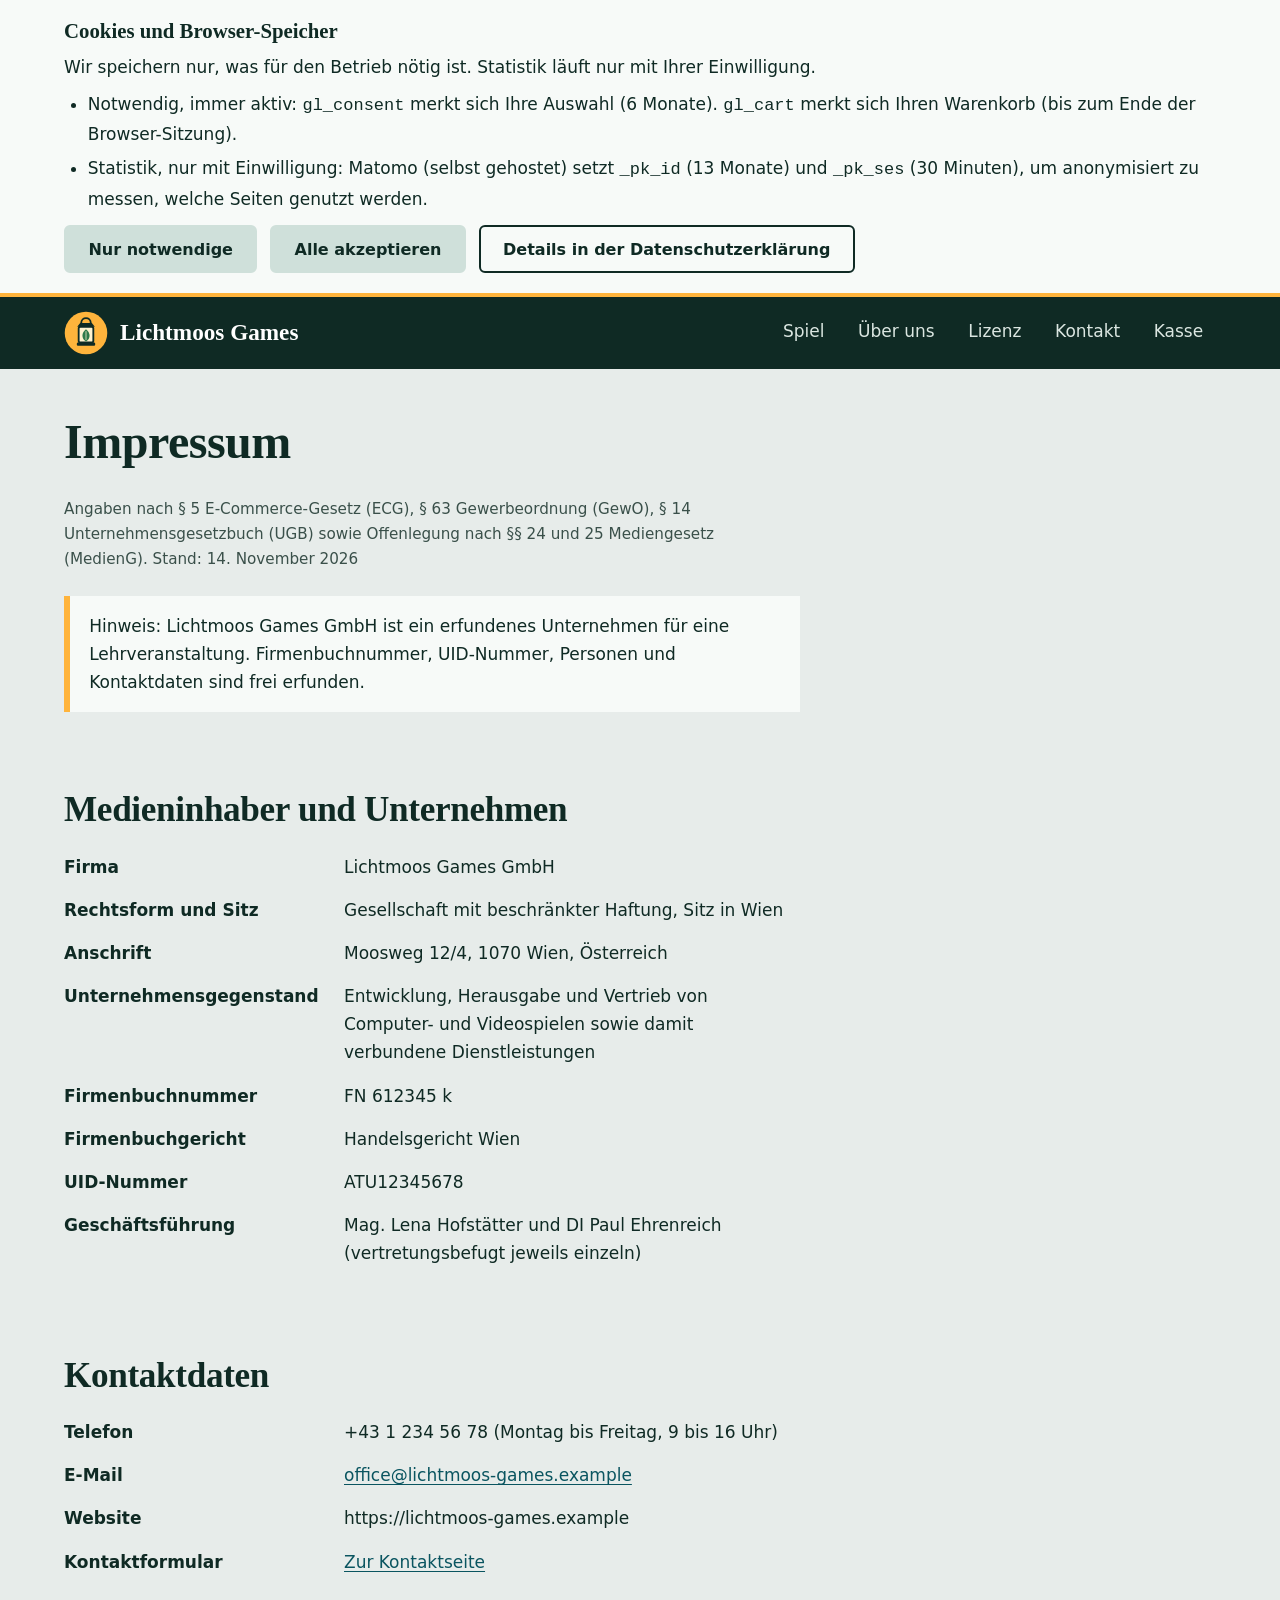
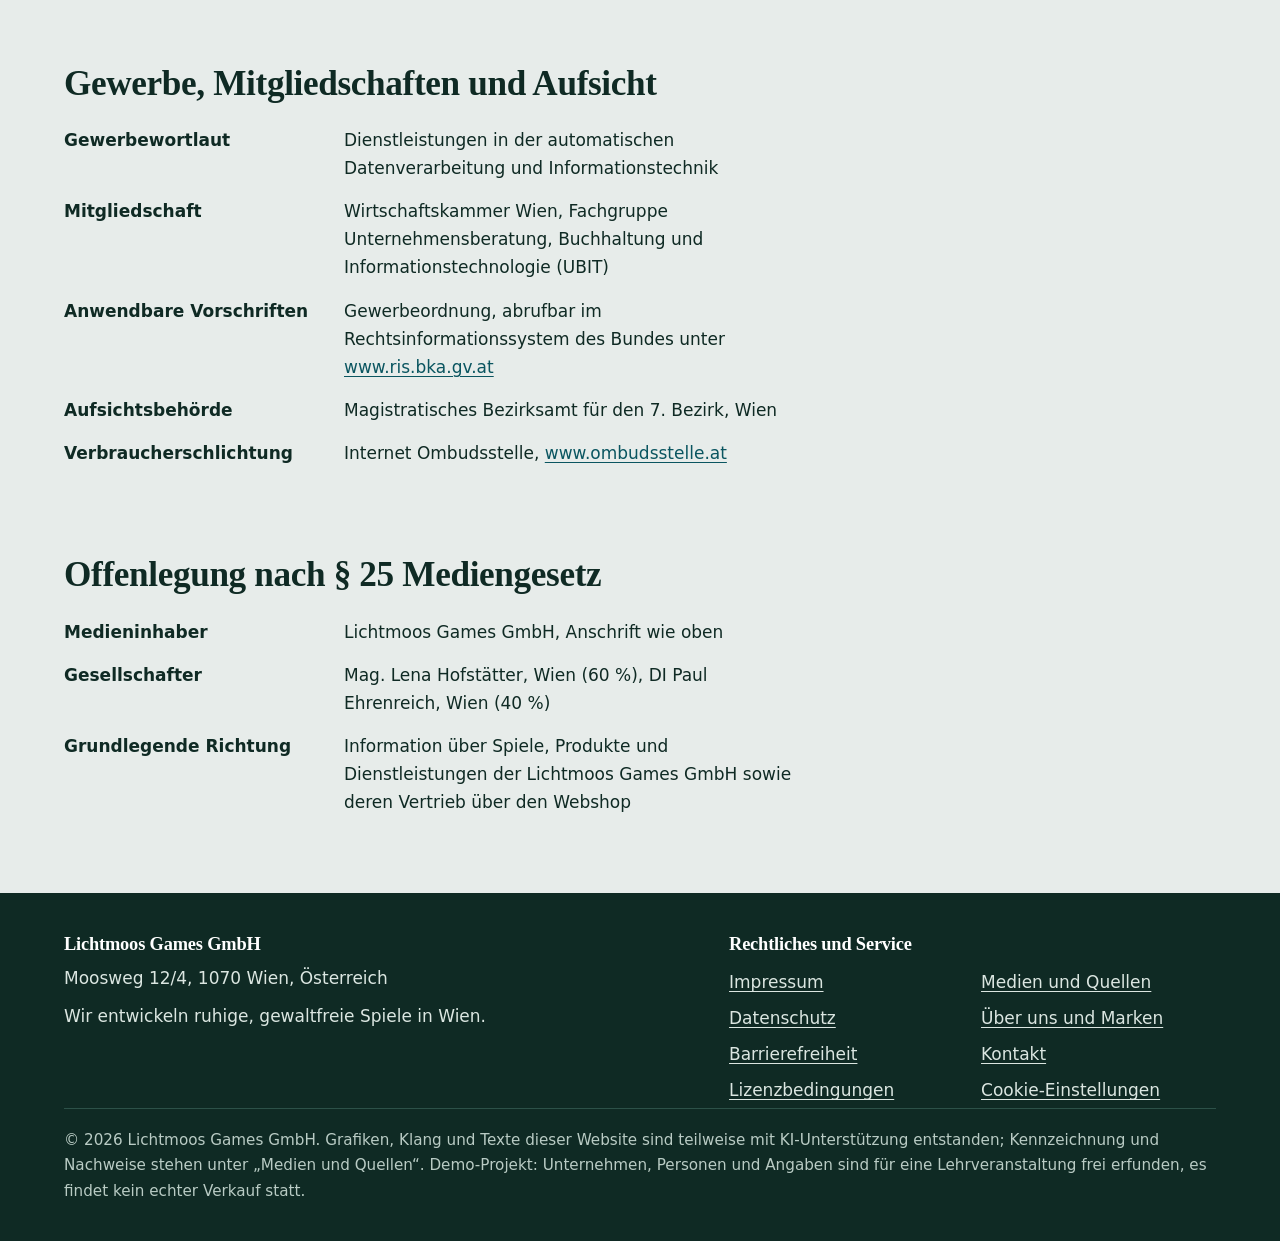
<file: impressum.html>
<!doctype html>
<html lang="de">
    <head>
        <meta charset="utf-8" />
        <meta name="viewport" content="width=device-width, initial-scale=1" />
        <title>Impressum und Offenlegung | Lichtmoos Games</title>
        <meta name="description" content="Impressum nach ECG, GewO und Mediengesetz der Lichtmoos Games GmbH, Wien." />
        <meta name="theme-color" content="#0f2a24" />
        <link rel="icon" type="image/svg+xml" href="assets/bildmarke-lichtmoos.svg" />
        <link rel="stylesheet" href="css/style.css" />
        <script src="js/main.js" defer></script>
    </head>
    <body>
        <a class="skip" href="#inhalt">Zum Inhalt springen</a>
        <p id="live-status" class="sr-only" role="status"></p>

        <section id="cookie-banner" class="cookie" aria-labelledby="cookie-titel" tabindex="-1" hidden>
            <div class="wrap">
                <p id="cookie-titel" class="cookie-titel"><strong>Cookies und Browser-Speicher</strong></p>
                <p>Wir speichern nur, was für den Betrieb nötig ist. Statistik läuft nur mit Ihrer Einwilligung.</p>
                <ul>
                    <li>
                        Notwendig, immer aktiv: <code>gl_consent</code> merkt sich Ihre Auswahl (6 Monate). <code>gl_cart</code> merkt sich Ihren Warenkorb (bis
                        zum Ende der Browser-Sitzung).
                    </li>
                    <li>
                        Statistik, nur mit Einwilligung: Matomo (selbst gehostet) setzt <code>_pk_id</code> (13 Monate) und <code>_pk_ses</code> (30 Minuten),
                        um anonymisiert zu messen, welche Seiten genutzt werden.
                    </li>
                </ul>
                <div class="btn-row" style="margin-top: 0.6rem">
                    <button type="button" class="btn zweit" data-consent="notwendig">Nur notwendige</button>
                    <button type="button" class="btn zweit" data-consent="alle">Alle akzeptieren</button>
                    <a class="btn rand" href="datenschutz.html#cookies">Details in der Datenschutzerklärung</a>
                </div>
            </div>
        </section>

        <header class="site-header">
            <div class="wrap">
                <a class="brand" href="index.html"><img src="assets/bildmarke-lichtmoos.svg" width="44" height="44" alt="" />Lichtmoos Games</a>
                <nav class="nav" aria-label="Hauptnavigation">
                    <ul>
                        <li><a href="index.html">Spiel</a></li>
                        <li><a href="ueber-uns.html">Über uns</a></li>
                        <li><a href="lizenz.html">Lizenz</a></li>
                        <li><a href="kontakt.html">Kontakt</a></li>
                        <li><a href="kasse.html">Kasse</a></li>
                    </ul>
                </nav>
            </div>
        </header>

        <main id="inhalt">
            <div class="legal">
                <div class="wrap">
                    <h1>Impressum</h1>
                    <p class="stand">
                        Angaben nach § 5 E-Commerce-Gesetz (ECG), § 63 Gewerbeordnung (GewO), § 14 Unternehmensgesetzbuch (UGB) sowie Offenlegung nach §§ 24 und
                        25 Mediengesetz (MedienG). Stand: 14. November 2026
                    </p>
                    <div class="note">
                        <p>
                            Hinweis: Lichtmoos Games GmbH ist ein erfundenes Unternehmen für eine Lehrveranstaltung. Firmenbuchnummer, UID-Nummer, Personen und
                            Kontaktdaten sind frei erfunden.
                        </p>
                    </div>

                    <h2 id="unternehmen">Medieninhaber und Unternehmen</h2>
                    <dl class="kv">
                        <dt>Firma</dt>
                        <dd>Lichtmoos Games GmbH</dd>
                        <dt>Rechtsform und Sitz</dt>
                        <dd>Gesellschaft mit beschränkter Haftung, Sitz in Wien</dd>
                        <dt>Anschrift</dt>
                        <dd>Moosweg 12/4, 1070 Wien, Österreich</dd>
                        <dt>Unternehmensgegenstand</dt>
                        <dd>Entwicklung, Herausgabe und Vertrieb von Computer- und Videospielen sowie damit verbundene Dienstleistungen</dd>
                        <dt>Firmenbuchnummer</dt>
                        <dd>FN 612345 k</dd>
                        <dt>Firmenbuchgericht</dt>
                        <dd>Handelsgericht Wien</dd>
                        <dt>UID-Nummer</dt>
                        <dd>ATU12345678</dd>
                        <dt>Geschäftsführung</dt>
                        <dd>Mag. Lena Hofstätter und DI Paul Ehrenreich (vertretungsbefugt jeweils einzeln)</dd>
                    </dl>

                    <h2 id="kontakt">Kontaktdaten</h2>
                    <dl class="kv">
                        <dt>Telefon</dt>
                        <dd>+43 1 234 56 78 (Montag bis Freitag, 9 bis 16 Uhr)</dd>
                        <dt>E-Mail</dt>
                        <dd><a href="mailto:office@lichtmoos-games.example">office@lichtmoos-games.example</a></dd>
                        <dt>Website</dt>
                        <dd>https://lichtmoos-games.example</dd>
                        <dt>Kontaktformular</dt>
                        <dd><a href="kontakt.html">Zur Kontaktseite</a></dd>
                    </dl>

                    <h2 id="gewerbe">Gewerbe, Mitgliedschaften und Aufsicht</h2>
                    <dl class="kv">
                        <dt>Gewerbewortlaut</dt>
                        <dd>Dienstleistungen in der automatischen Datenverarbeitung und Informationstechnik</dd>
                        <dt>Mitgliedschaft</dt>
                        <dd>Wirtschaftskammer Wien, Fachgruppe Unternehmensberatung, Buchhaltung und Informationstechnologie (UBIT)</dd>
                        <dt>Anwendbare Vorschriften</dt>
                        <dd>Gewerbeordnung, abrufbar im Rechtsinformationssystem des Bundes unter <a href="https://www.ris.bka.gv.at">www.ris.bka.gv.at</a></dd>
                        <dt>Aufsichtsbehörde</dt>
                        <dd>Magistratisches Bezirksamt für den 7. Bezirk, Wien</dd>
                        <dt>Verbraucherschlichtung</dt>
                        <dd>Internet Ombudsstelle, <a href="https://www.ombudsstelle.at">www.ombudsstelle.at</a></dd>
                    </dl>

                    <h2 id="offenlegung">Offenlegung nach § 25 Mediengesetz</h2>
                    <dl class="kv">
                        <dt>Medieninhaber</dt>
                        <dd>Lichtmoos Games GmbH, Anschrift wie oben</dd>
                        <dt>Gesellschafter</dt>
                        <dd>Mag. Lena Hofstätter, Wien (60 %), DI Paul Ehrenreich, Wien (40 %)</dd>
                        <dt>Grundlegende Richtung</dt>
                        <dd>Information über Spiele, Produkte und Dienstleistungen der Lichtmoos Games GmbH sowie deren Vertrieb über den Webshop</dd>
                    </dl>
                </div>
            </div>
        </main>

        <footer class="site-footer">
            <div class="wrap">
                <div class="foot-grid">
                    <div>
                        <h2>Lichtmoos Games GmbH</h2>
                        <p>Moosweg 12/4, 1070 Wien, Österreich</p>
                        <p>Wir entwickeln ruhige, gewaltfreie Spiele in Wien.</p>
                    </div>
                    <nav aria-label="Rechtliches und Service">
                        <h2>Rechtliches und Service</h2>
                        <ul>
                            <li><a href="impressum.html">Impressum</a></li>
                            <li><a href="datenschutz.html">Datenschutz</a></li>
                            <li><a href="barrierefreiheit.html">Barrierefreiheit</a></li>
                            <li><a href="lizenz.html">Lizenzbedingungen</a></li>
                            <li><a href="medien.html">Medien und Quellen</a></li>
                            <li><a href="ueber-uns.html">Über uns und Marken</a></li>
                            <li><a href="kontakt.html">Kontakt</a></li>
                            <li><button type="button" id="cookie-settings" class="link">Cookie-Einstellungen</button></li>
                        </ul>
                    </nav>
                </div>
                <p class="copy">
                    © 2026 Lichtmoos Games GmbH. Grafiken, Klang und Texte dieser Website sind teilweise mit KI-Unterstützung entstanden; Kennzeichnung und
                    Nachweise stehen unter „Medien und Quellen“. Demo-Projekt: Unternehmen, Personen und Angaben sind für eine Lehrveranstaltung frei erfunden,
                    es findet kein echter Verkauf statt.
                </p>
            </div>
        </footer>
    </body>
</html>
</file>
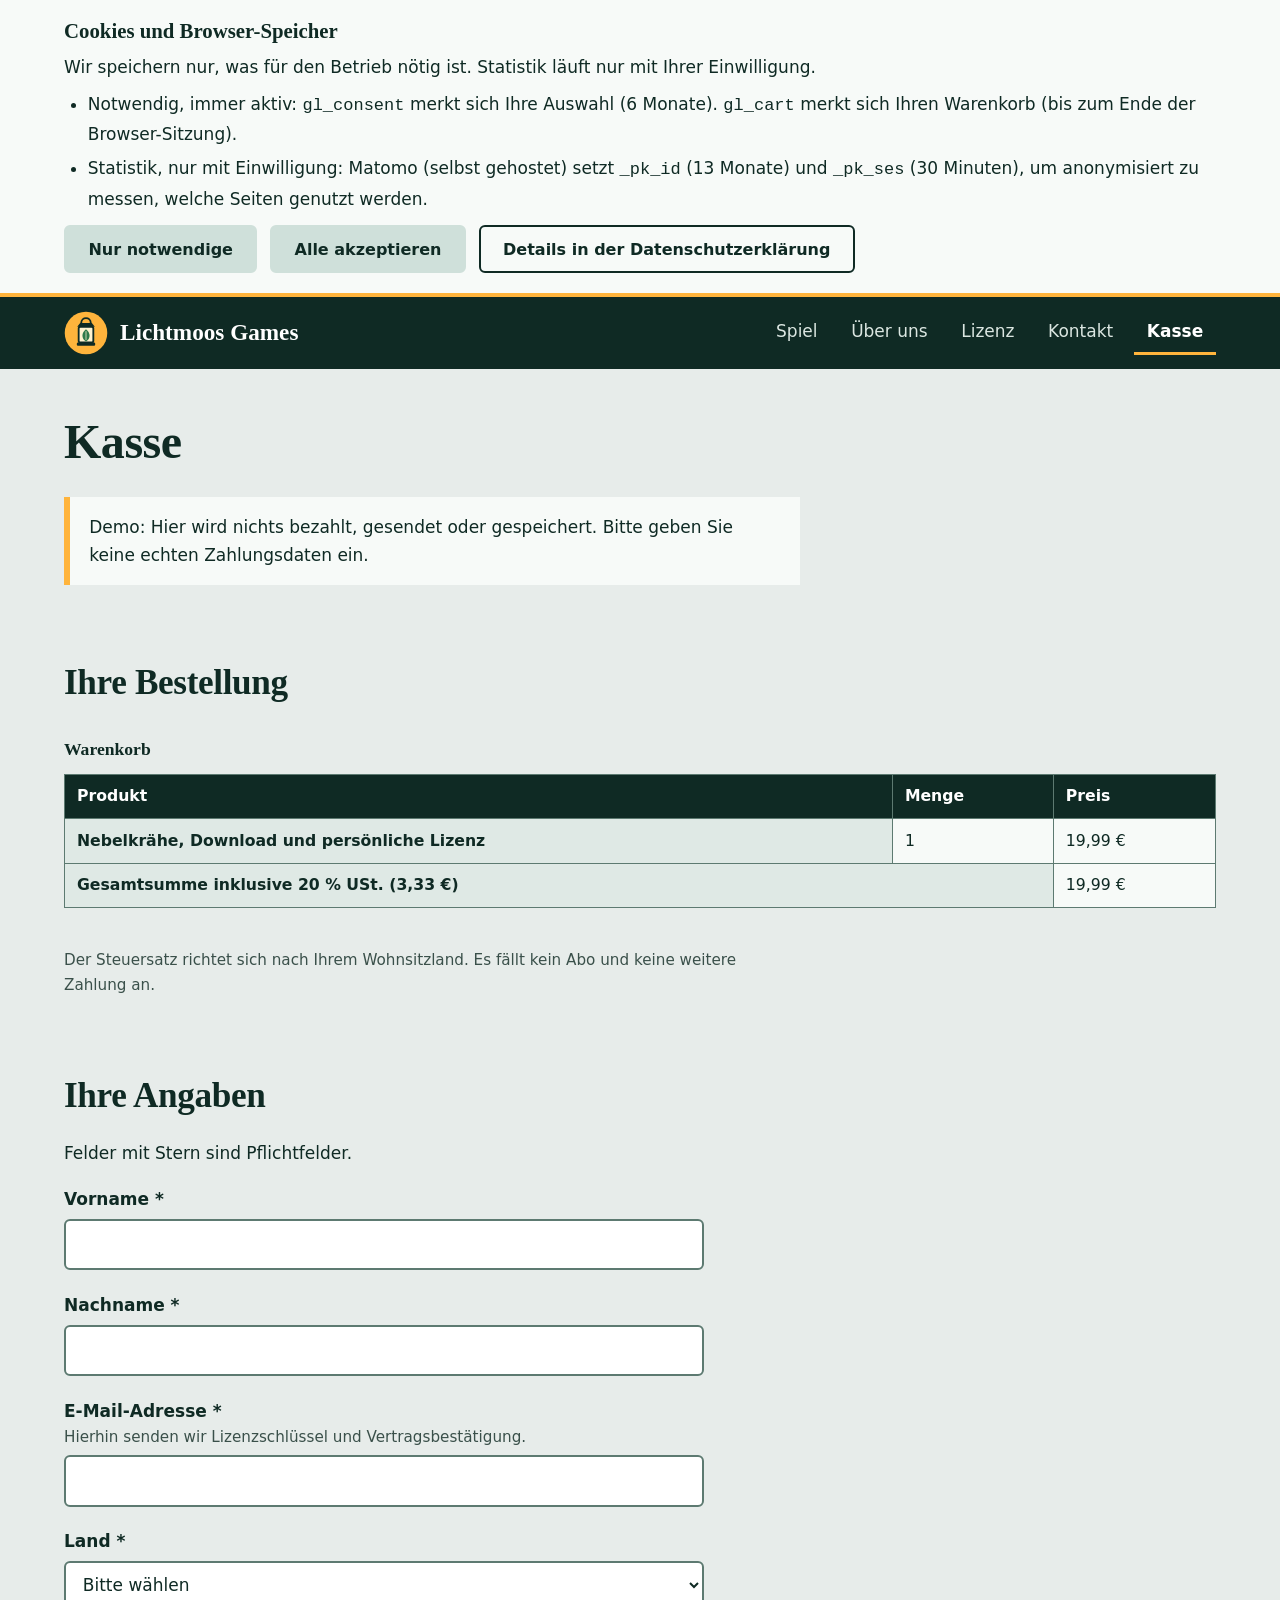
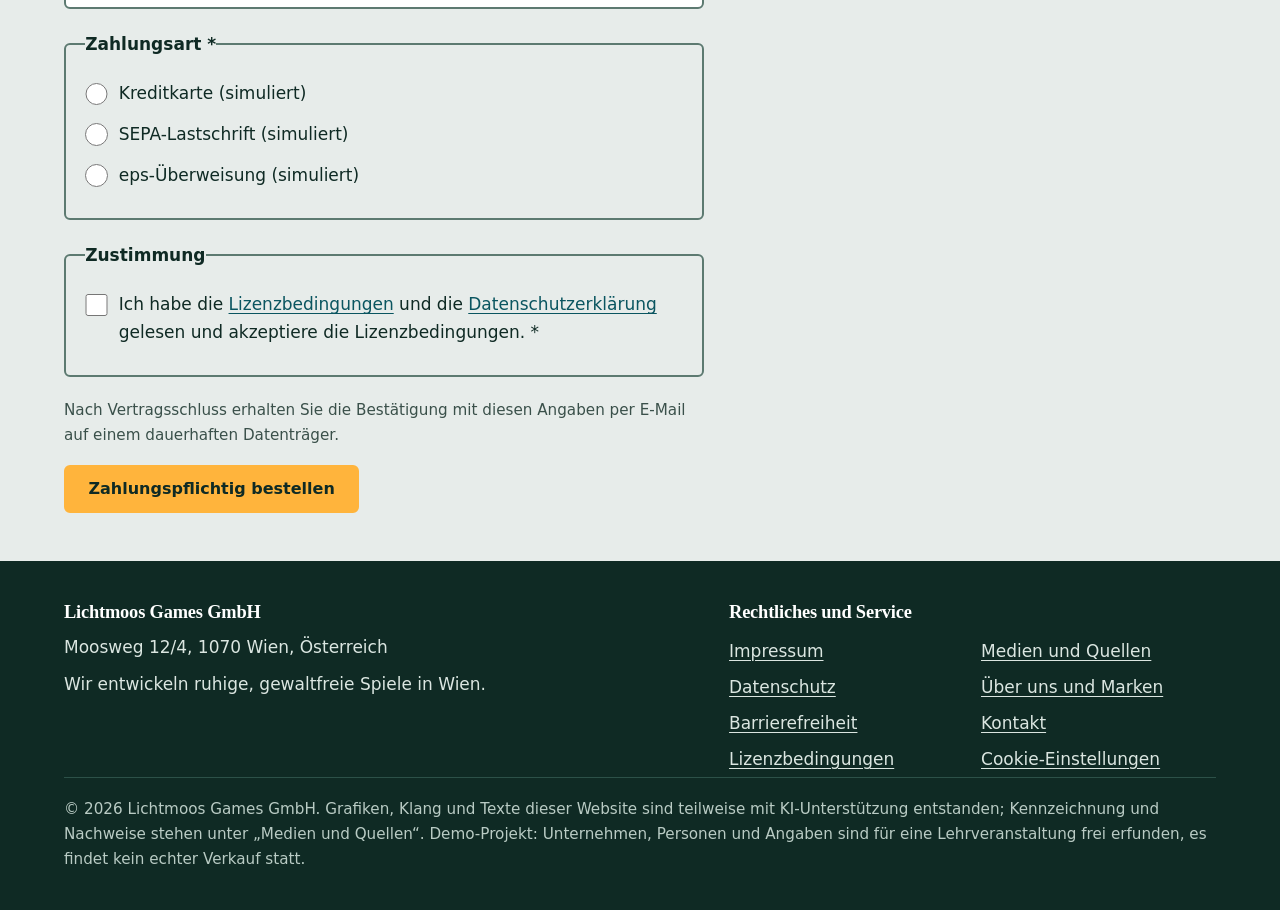
<file: kasse.html>
<!doctype html>
<html lang="de">
    <head>
        <meta charset="utf-8" />
        <meta name="viewport" content="width=device-width, initial-scale=1" />
        <title>Kasse (Demo) | Lichtmoos Games</title>
        <meta name="description" content="Demo-Kasse für Nebelkrähe: Bestellung mit Zustimmung zur sofortigen Bereitstellung des Downloads." />
        <meta name="theme-color" content="#0f2a24" />
        <link rel="icon" type="image/svg+xml" href="assets/bildmarke-lichtmoos.svg" />
        <link rel="stylesheet" href="css/style.css" />
        <script src="js/main.js" defer></script>
    </head>
    <body>
        <a class="skip" href="#inhalt">Zum Inhalt springen</a>
        <p id="live-status" class="sr-only" role="status"></p>

        <section id="cookie-banner" class="cookie" aria-labelledby="cookie-titel" tabindex="-1" hidden>
            <div class="wrap">
                <p id="cookie-titel" class="cookie-titel"><strong>Cookies und Browser-Speicher</strong></p>
                <p>Wir speichern nur, was für den Betrieb nötig ist. Statistik läuft nur mit Ihrer Einwilligung.</p>
                <ul>
                    <li>
                        Notwendig, immer aktiv: <code>gl_consent</code> merkt sich Ihre Auswahl (6 Monate). <code>gl_cart</code> merkt sich Ihren Warenkorb (bis
                        zum Ende der Browser-Sitzung).
                    </li>
                    <li>
                        Statistik, nur mit Einwilligung: Matomo (selbst gehostet) setzt <code>_pk_id</code> (13 Monate) und <code>_pk_ses</code> (30 Minuten),
                        um anonymisiert zu messen, welche Seiten genutzt werden.
                    </li>
                </ul>
                <div class="btn-row" style="margin-top: 0.6rem">
                    <button type="button" class="btn zweit" data-consent="notwendig">Nur notwendige</button>
                    <button type="button" class="btn zweit" data-consent="alle">Alle akzeptieren</button>
                    <a class="btn rand" href="datenschutz.html#cookies">Details in der Datenschutzerklärung</a>
                </div>
            </div>
        </section>

        <header class="site-header">
            <div class="wrap">
                <a class="brand" href="index.html"><img src="assets/bildmarke-lichtmoos.svg" width="44" height="44" alt="" />Lichtmoos Games</a>
                <nav class="nav" aria-label="Hauptnavigation">
                    <ul>
                        <li><a href="index.html">Spiel</a></li>
                        <li><a href="ueber-uns.html">Über uns</a></li>
                        <li><a href="lizenz.html">Lizenz</a></li>
                        <li><a href="kontakt.html">Kontakt</a></li>
                        <li><a href="kasse.html" aria-current="page">Kasse</a></li>
                    </ul>
                </nav>
            </div>
        </header>

        <main id="inhalt">
            <div class="legal">
                <div class="wrap">
                    <h1>Kasse</h1>
                    <div class="note"><p>Demo: Hier wird nichts bezahlt, gesendet oder gespeichert. Bitte geben Sie keine echten Zahlungsdaten ein.</p></div>

                    <div id="bestellung">
                        <h2 id="uebersicht">Ihre Bestellung</h2>
                        <div class="scroll" role="region" aria-labelledby="cap-best" tabindex="0">
                            <table>
                                <caption id="cap-best">
                                    Warenkorb
                                </caption>
                                <thead>
                                    <tr>
                                        <th scope="col">Produkt</th>
                                        <th scope="col">Menge</th>
                                        <th scope="col">Preis</th>
                                    </tr>
                                </thead>
                                <tbody>
                                    <tr>
                                        <th scope="row">Nebelkrähe, Download und persönliche Lizenz</th>
                                        <td>1</td>
                                        <td>19,99 €</td>
                                    </tr>
                                    <tr>
                                        <th scope="row" colspan="2">Gesamtsumme inklusive 20 % USt. (3,33 €)</th>
                                        <td>19,99 €</td>
                                    </tr>
                                </tbody>
                            </table>
                        </div>
                        <p class="stand">Der Steuersatz richtet sich nach Ihrem Wohnsitzland. Es fällt kein Abo und keine weitere Zahlung an.</p>

                        <form data-mock data-ergebnis="fertig" aria-labelledby="angaben">
                            <h2 id="angaben">Ihre Angaben</h2>
                            <p>Felder mit Stern sind Pflichtfelder.</p>
                            <div class="feld">
                                <label for="c-vor">Vorname *</label>
                                <input type="text" id="c-vor" name="vorname" autocomplete="given-name" required />
                            </div>
                            <div class="feld">
                                <label for="c-nach">Nachname *</label>
                                <input type="text" id="c-nach" name="nachname" autocomplete="family-name" required />
                            </div>
                            <div class="feld">
                                <label for="c-mail"
                                    >E-Mail-Adresse * <span class="hint">Hierhin senden wir Lizenzschlüssel und Vertragsbestätigung.</span></label
                                >
                                <input type="email" id="c-mail" name="email" autocomplete="email" required />
                            </div>
                            <div class="feld">
                                <label for="c-land">Land *</label>
                                <select id="c-land" name="land" autocomplete="country-name" required>
                                    <option value="">Bitte wählen</option>
                                    <option>Österreich</option>
                                    <option>Deutschland</option>
                                    <option>Schweiz</option>
                                    <option>Anderes EU-Land</option>
                                </select>
                            </div>

                            <fieldset>
                                <legend>Zahlungsart *</legend>
                                <div class="opt">
                                    <input type="radio" id="z-karte" name="zahlung" value="karte" required /><label for="z-karte"
                                        >Kreditkarte (simuliert)</label
                                    >
                                </div>
                                <div class="opt">
                                    <input type="radio" id="z-sepa" name="zahlung" value="sepa" /><label for="z-sepa">SEPA-Lastschrift (simuliert)</label>
                                </div>
                                <div class="opt">
                                    <input type="radio" id="z-eps" name="zahlung" value="eps" /><label for="z-eps">eps-Überweisung (simuliert)</label>
                                </div>
                            </fieldset>

                            <fieldset>
                                <legend>Zustimmung</legend>
                                <div class="opt">
                                    <input type="checkbox" id="c-lizenz" name="lizenz" required />
                                    <label for="c-lizenz"
                                        >Ich habe die <a href="lizenz.html">Lizenzbedingungen</a> und die
                                        <a href="datenschutz.html">Datenschutzerklärung</a> gelesen und akzeptiere die Lizenzbedingungen. *</label
                                    >
                                </div>
                            </fieldset>

                            <p class="stand">
                                Nach Vertragsschluss erhalten Sie die Bestätigung mit diesen Angaben per E-Mail auf einem dauerhaften Datenträger.
                            </p>
                            <button type="submit" class="btn">Zahlungspflichtig bestellen</button>
                        </form>
                    </div>

                    <div id="fertig" class="status" hidden>
                        <h2>Bestellung abgeschlossen (Demo)</h2>
                        <p>Vielen Dank! So würde Ihre Lizenz aussehen:</p>
                        <p class="schluessel" data-key>NK-XXXX-XXXX-XXXX</p>
                        <p>In dieser Demo wurde nichts bestellt, bezahlt oder gespeichert. Der Schlüssel ist zufällig erzeugt und ohne Funktion.</p>
                        <p><a href="index.html">Zurück zur Startseite</a></p>
                    </div>
                </div>
            </div>
        </main>

        <footer class="site-footer">
            <div class="wrap">
                <div class="foot-grid">
                    <div>
                        <h2>Lichtmoos Games GmbH</h2>
                        <p>Moosweg 12/4, 1070 Wien, Österreich</p>
                        <p>Wir entwickeln ruhige, gewaltfreie Spiele in Wien.</p>
                    </div>
                    <nav aria-label="Rechtliches und Service">
                        <h2>Rechtliches und Service</h2>
                        <ul>
                            <li><a href="impressum.html">Impressum</a></li>
                            <li><a href="datenschutz.html">Datenschutz</a></li>
                            <li><a href="barrierefreiheit.html">Barrierefreiheit</a></li>
                            <li><a href="lizenz.html">Lizenzbedingungen</a></li>
                            <li><a href="medien.html">Medien und Quellen</a></li>
                            <li><a href="ueber-uns.html">Über uns und Marken</a></li>
                            <li><a href="kontakt.html">Kontakt</a></li>
                            <li><button type="button" id="cookie-settings" class="link">Cookie-Einstellungen</button></li>
                        </ul>
                    </nav>
                </div>
                <p class="copy">
                    © 2026 Lichtmoos Games GmbH. Grafiken, Klang und Texte dieser Website sind teilweise mit KI-Unterstützung entstanden; Kennzeichnung und
                    Nachweise stehen unter „Medien und Quellen“. Demo-Projekt: Unternehmen, Personen und Angaben sind für eine Lehrveranstaltung frei erfunden,
                    es findet kein echter Verkauf statt.
                </p>
            </div>
        </footer>
    </body>
</html>
</file>
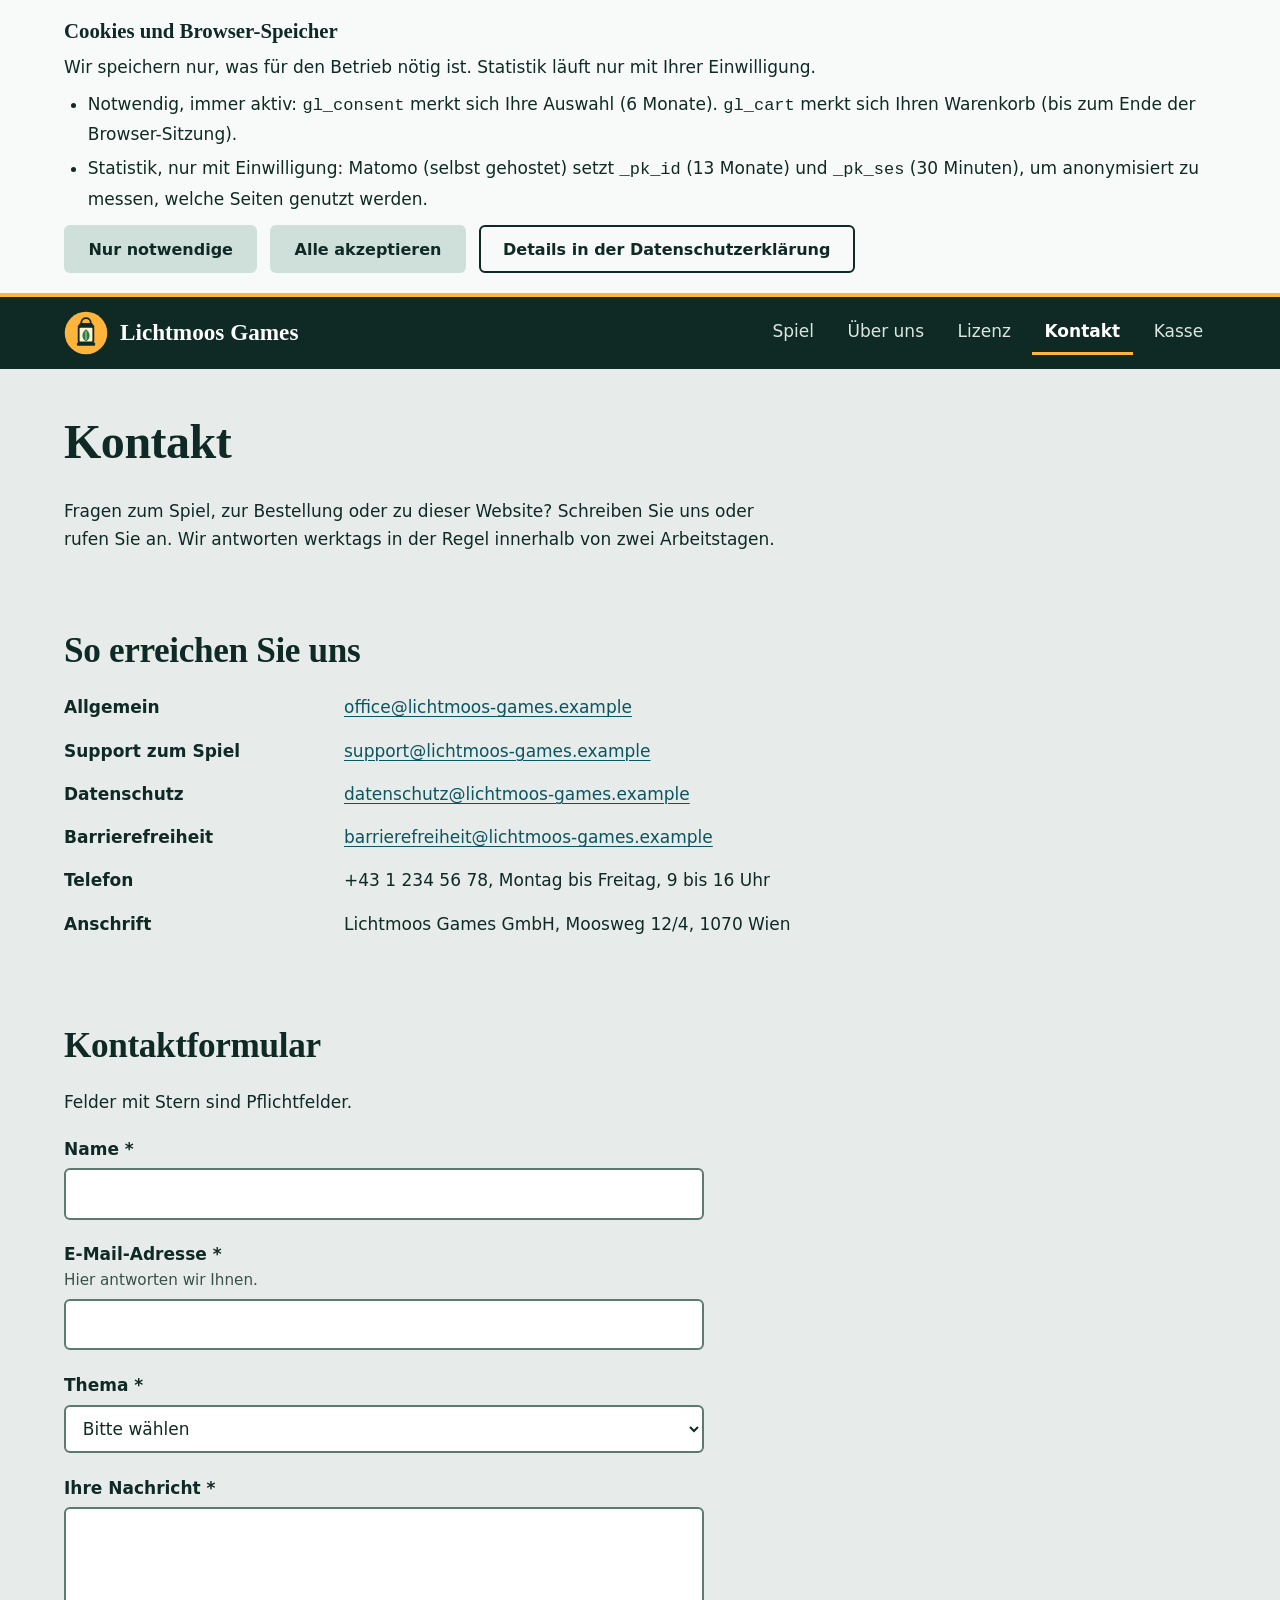
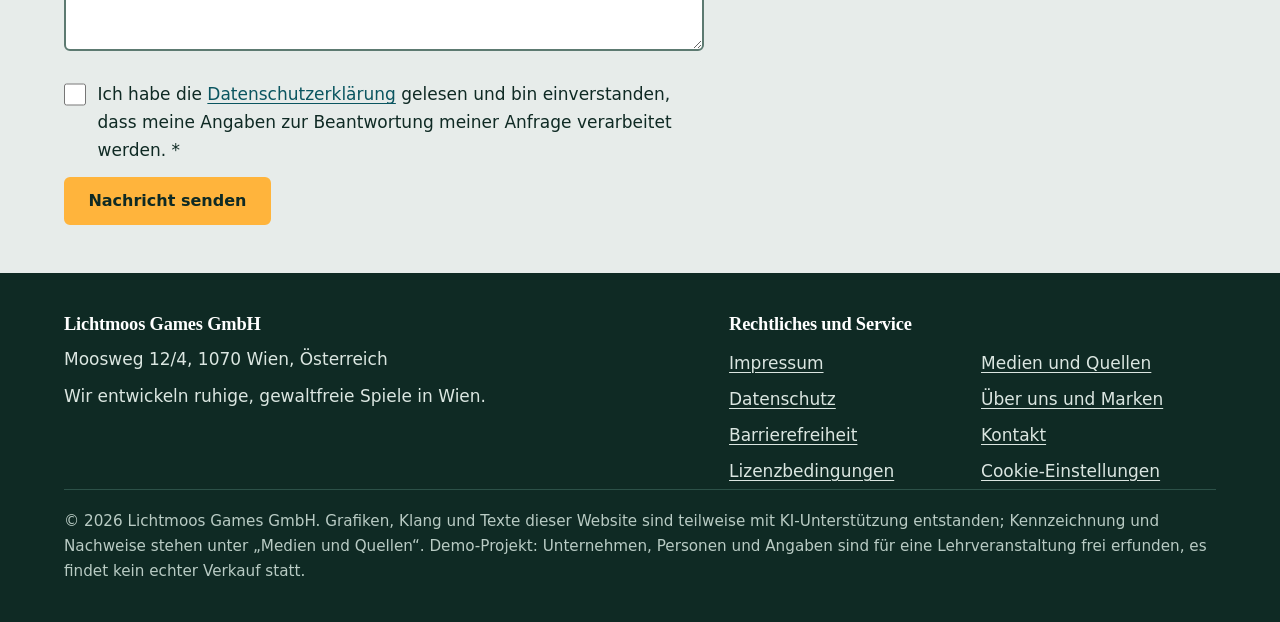
<file: kontakt.html>
<!doctype html>
<html lang="de">
    <head>
        <meta charset="utf-8" />
        <meta name="viewport" content="width=device-width, initial-scale=1" />
        <title>Kontakt | Lichtmoos Games</title>
        <meta name="description" content="So erreichen Sie Lichtmoos Games: Kontaktdaten und Kontaktformular." />
        <meta name="theme-color" content="#0f2a24" />
        <link rel="icon" type="image/svg+xml" href="assets/bildmarke-lichtmoos.svg" />
        <link rel="stylesheet" href="css/style.css" />
        <script src="js/main.js" defer></script>
    </head>
    <body>
        <a class="skip" href="#inhalt">Zum Inhalt springen</a>
        <p id="live-status" class="sr-only" role="status"></p>

        <section id="cookie-banner" class="cookie" aria-labelledby="cookie-titel" tabindex="-1" hidden>
            <div class="wrap">
                <p id="cookie-titel" class="cookie-titel"><strong>Cookies und Browser-Speicher</strong></p>
                <p>Wir speichern nur, was für den Betrieb nötig ist. Statistik läuft nur mit Ihrer Einwilligung.</p>
                <ul>
                    <li>
                        Notwendig, immer aktiv: <code>gl_consent</code> merkt sich Ihre Auswahl (6 Monate). <code>gl_cart</code> merkt sich Ihren Warenkorb (bis
                        zum Ende der Browser-Sitzung).
                    </li>
                    <li>
                        Statistik, nur mit Einwilligung: Matomo (selbst gehostet) setzt <code>_pk_id</code> (13 Monate) und <code>_pk_ses</code> (30 Minuten),
                        um anonymisiert zu messen, welche Seiten genutzt werden.
                    </li>
                </ul>
                <div class="btn-row" style="margin-top: 0.6rem">
                    <button type="button" class="btn zweit" data-consent="notwendig">Nur notwendige</button>
                    <button type="button" class="btn zweit" data-consent="alle">Alle akzeptieren</button>
                    <a class="btn rand" href="datenschutz.html#cookies">Details in der Datenschutzerklärung</a>
                </div>
            </div>
        </section>

        <header class="site-header">
            <div class="wrap">
                <a class="brand" href="index.html"><img src="assets/bildmarke-lichtmoos.svg" width="44" height="44" alt="" />Lichtmoos Games</a>
                <nav class="nav" aria-label="Hauptnavigation">
                    <ul>
                        <li><a href="index.html">Spiel</a></li>
                        <li><a href="ueber-uns.html">Über uns</a></li>
                        <li><a href="lizenz.html">Lizenz</a></li>
                        <li><a href="kontakt.html" aria-current="page">Kontakt</a></li>
                        <li><a href="kasse.html">Kasse</a></li>
                    </ul>
                </nav>
            </div>
        </header>

        <main id="inhalt">
            <div class="legal">
                <div class="wrap">
                    <h1>Kontakt</h1>
                    <p>
                        Fragen zum Spiel, zur Bestellung oder zu dieser Website? Schreiben Sie uns oder rufen Sie an. Wir antworten werktags in der Regel
                        innerhalb von zwei Arbeitstagen.
                    </p>

                    <h2 id="daten">So erreichen Sie uns</h2>
                    <dl class="kv">
                        <dt>Allgemein</dt>
                        <dd><a href="mailto:office@lichtmoos-games.example">office@lichtmoos-games.example</a></dd>
                        <dt>Support zum Spiel</dt>
                        <dd><a href="mailto:support@lichtmoos-games.example">support@lichtmoos-games.example</a></dd>
                        <dt>Datenschutz</dt>
                        <dd><a href="mailto:datenschutz@lichtmoos-games.example">datenschutz@lichtmoos-games.example</a></dd>
                        <dt>Barrierefreiheit</dt>
                        <dd><a href="mailto:barrierefreiheit@lichtmoos-games.example">barrierefreiheit@lichtmoos-games.example</a></dd>
                        <dt>Telefon</dt>
                        <dd>+43 1 234 56 78, Montag bis Freitag, 9 bis 16 Uhr</dd>
                        <dt>Anschrift</dt>
                        <dd>Lichtmoos Games GmbH, Moosweg 12/4, 1070 Wien</dd>
                    </dl>

                    <h2 id="formular">Kontaktformular</h2>
                    <p>Felder mit Stern sind Pflichtfelder.</p>
                    <form data-mock data-ergebnis="gesendet" aria-labelledby="formular">
                        <div class="feld">
                            <label for="k-name">Name *</label>
                            <input type="text" id="k-name" name="name" autocomplete="name" required />
                        </div>
                        <div class="feld">
                            <label for="k-mail">E-Mail-Adresse * <span class="hint">Hier antworten wir Ihnen.</span></label>
                            <input type="email" id="k-mail" name="email" autocomplete="email" required />
                        </div>
                        <div class="feld">
                            <label for="k-thema">Thema *</label>
                            <select id="k-thema" name="thema" required>
                                <option value="">Bitte wählen</option>
                                <option>Frage zum Spiel</option>
                                <option>Technisches Problem</option>
                                <option>Bestellung und Rechnung</option>
                                <option>Datenschutz</option>
                                <option>Rückmeldung zur Barrierefreiheit</option>
                            </select>
                        </div>
                        <div class="feld">
                            <label for="k-text">Ihre Nachricht *</label>
                            <textarea id="k-text" name="nachricht" required></textarea>
                        </div>
                        <div class="opt">
                            <input type="checkbox" id="k-dsgvo" name="datenschutz" required />
                            <label for="k-dsgvo"
                                >Ich habe die <a href="datenschutz.html#kontaktformular">Datenschutzerklärung</a> gelesen und bin einverstanden, dass meine
                                Angaben zur Beantwortung meiner Anfrage verarbeitet werden. *</label
                            >
                        </div>
                        <button type="submit" class="btn">Nachricht senden</button>
                    </form>
                    <div id="gesendet" class="status" hidden>
                        <h2>Nachricht abgeschickt (Demo)</h2>
                        <p>
                            Vielen Dank. In dieser Demo wird nichts gesendet oder gespeichert. Im Echtbetrieb würden wir Ihnen innerhalb von zwei Arbeitstagen
                            antworten.
                        </p>
                    </div>
                </div>
            </div>
        </main>

        <footer class="site-footer">
            <div class="wrap">
                <div class="foot-grid">
                    <div>
                        <h2>Lichtmoos Games GmbH</h2>
                        <p>Moosweg 12/4, 1070 Wien, Österreich</p>
                        <p>Wir entwickeln ruhige, gewaltfreie Spiele in Wien.</p>
                    </div>
                    <nav aria-label="Rechtliches und Service">
                        <h2>Rechtliches und Service</h2>
                        <ul>
                            <li><a href="impressum.html">Impressum</a></li>
                            <li><a href="datenschutz.html">Datenschutz</a></li>
                            <li><a href="barrierefreiheit.html">Barrierefreiheit</a></li>
                            <li><a href="lizenz.html">Lizenzbedingungen</a></li>
                            <li><a href="medien.html">Medien und Quellen</a></li>
                            <li><a href="ueber-uns.html">Über uns und Marken</a></li>
                            <li><a href="kontakt.html">Kontakt</a></li>
                            <li><button type="button" id="cookie-settings" class="link">Cookie-Einstellungen</button></li>
                        </ul>
                    </nav>
                </div>
                <p class="copy">
                    © 2026 Lichtmoos Games GmbH. Grafiken, Klang und Texte dieser Website sind teilweise mit KI-Unterstützung entstanden; Kennzeichnung und
                    Nachweise stehen unter „Medien und Quellen“. Demo-Projekt: Unternehmen, Personen und Angaben sind für eine Lehrveranstaltung frei erfunden,
                    es findet kein echter Verkauf statt.
                </p>
            </div>
        </footer>
    </body>
</html>
</file>
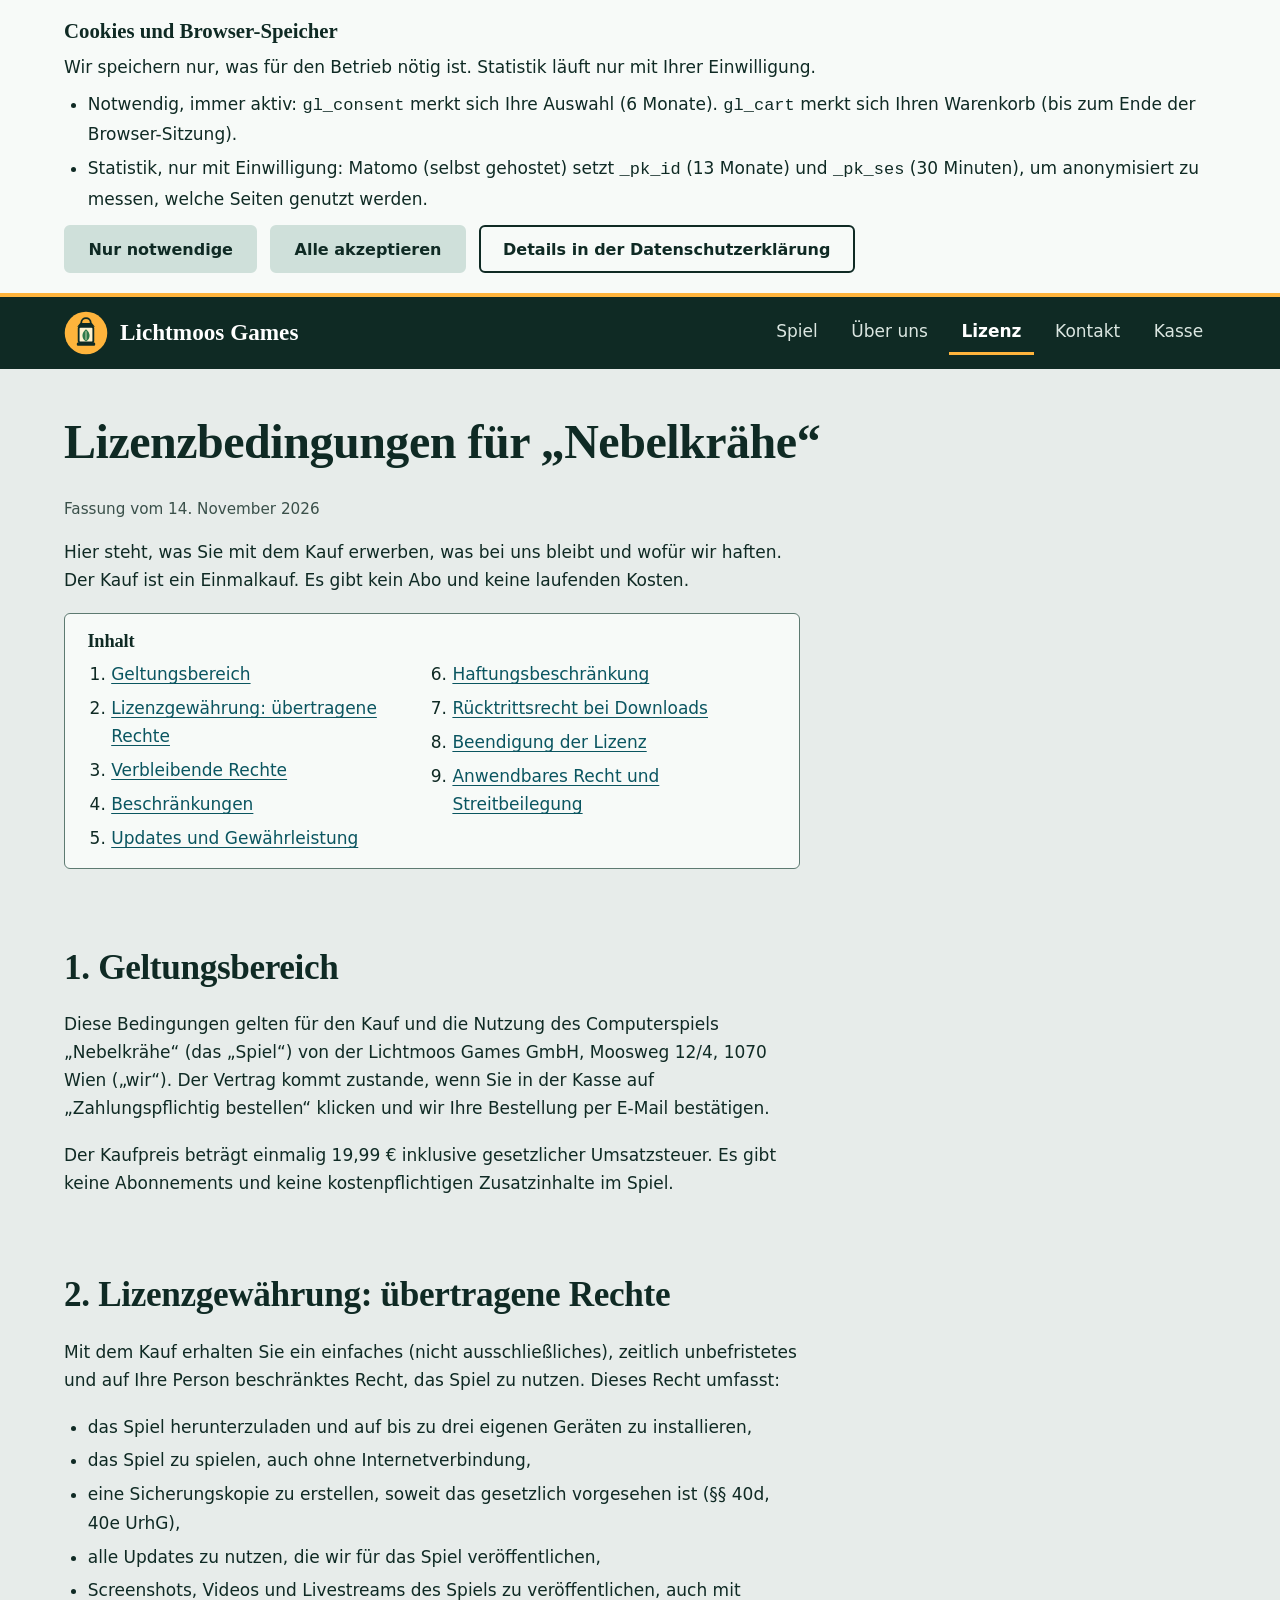
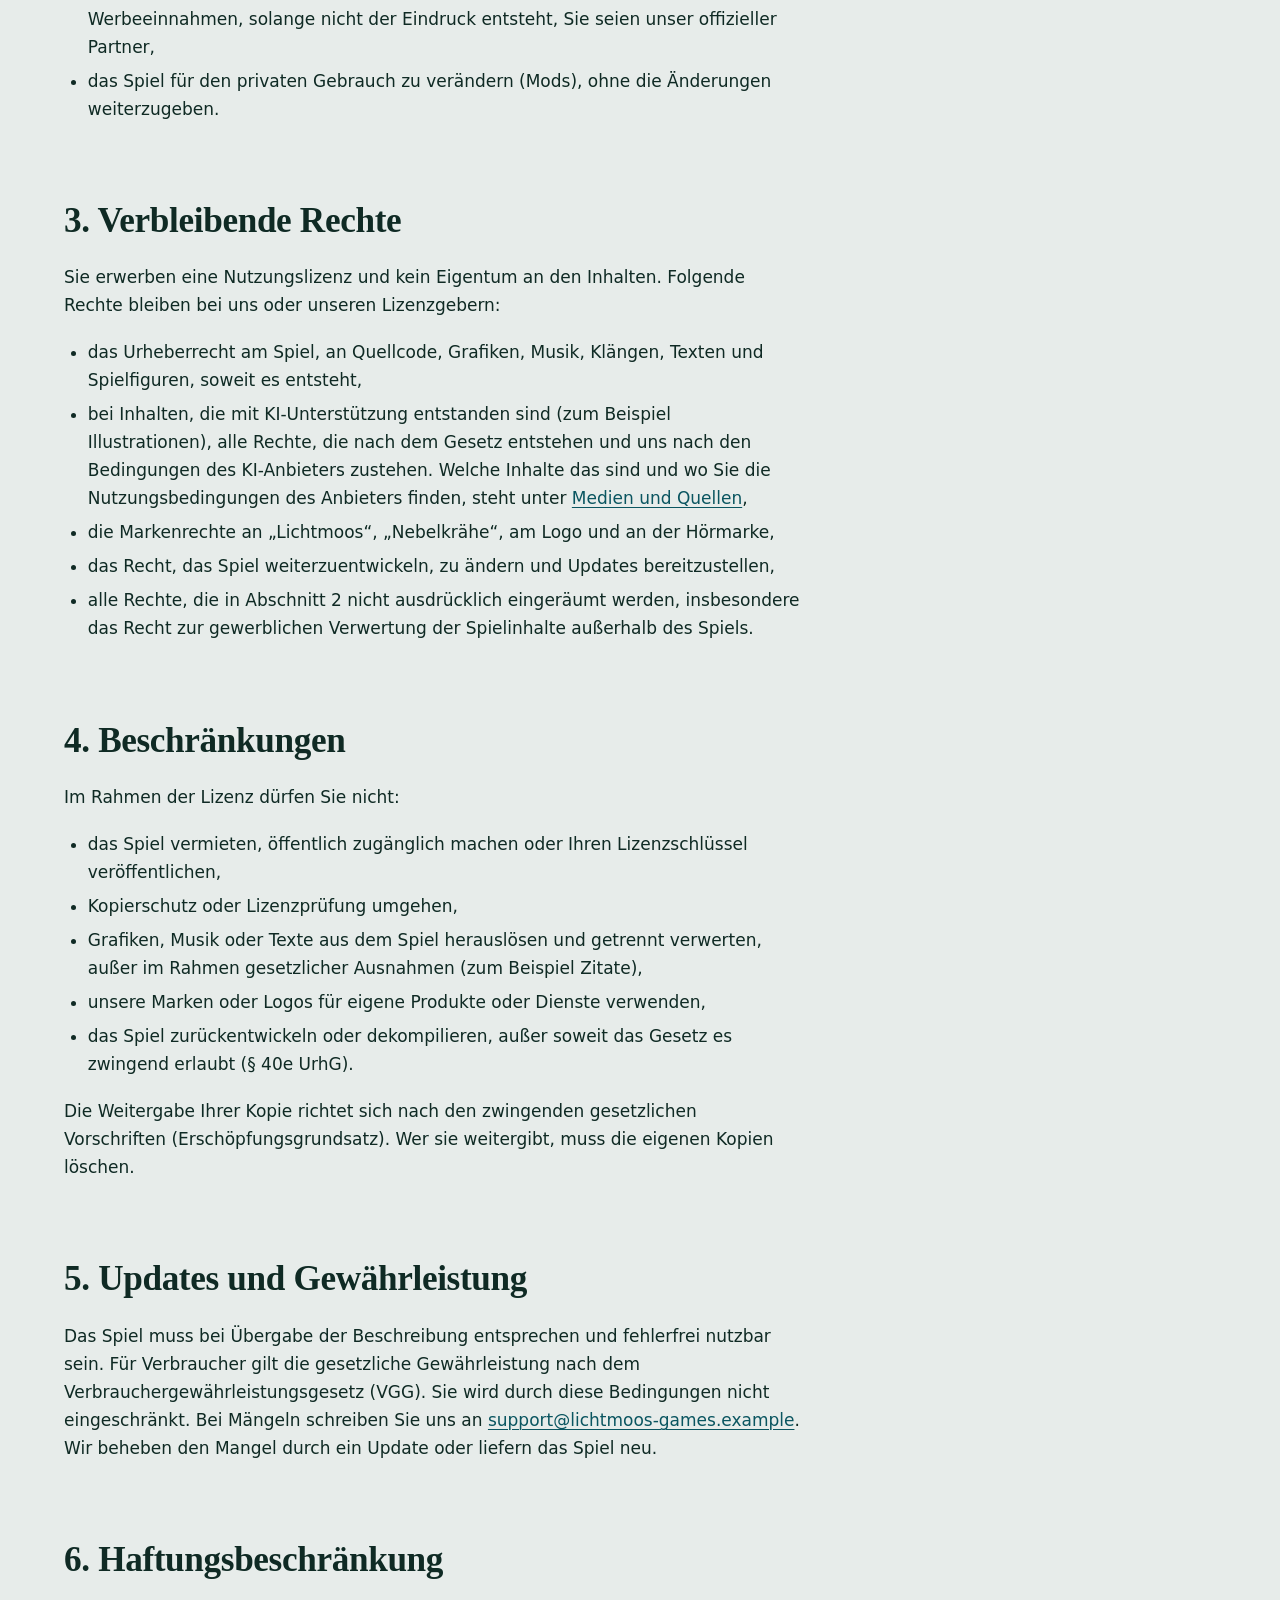
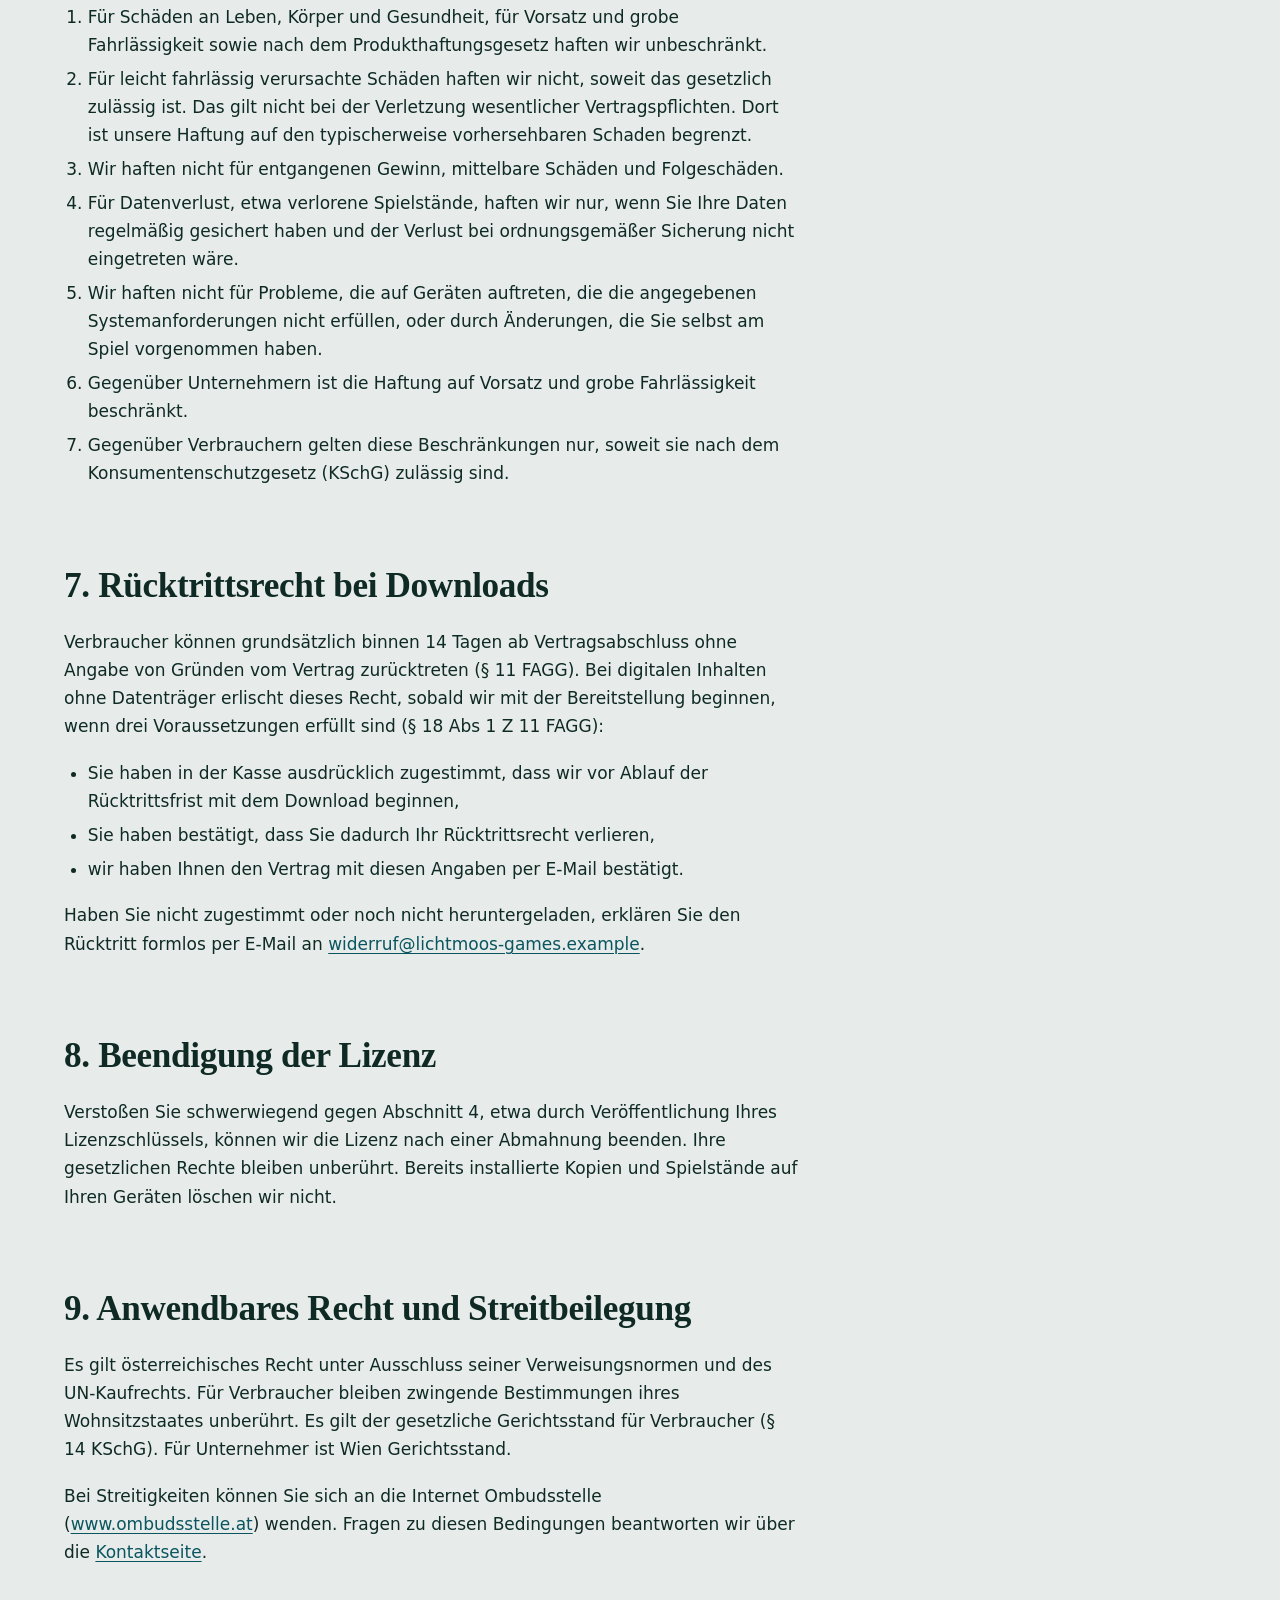
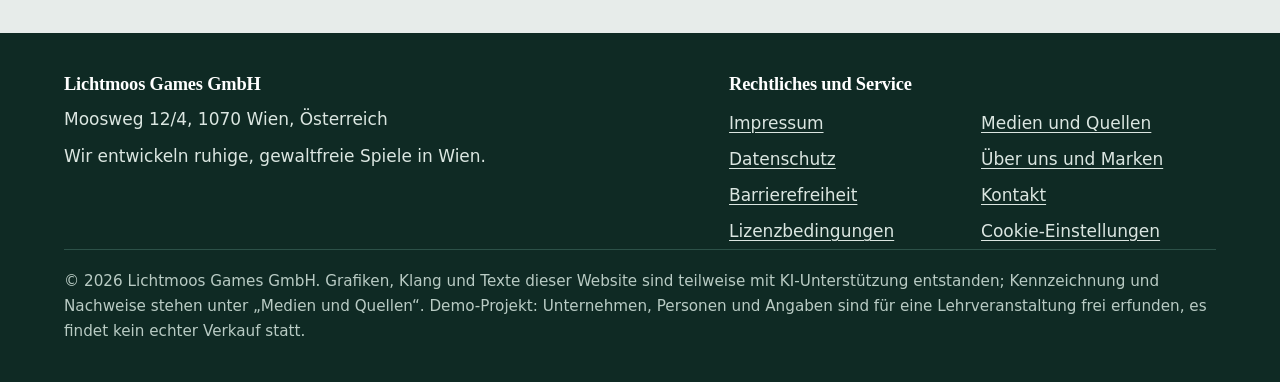
<file: lizenz.html>
<!doctype html>
<html lang="de">
    <head>
        <meta charset="utf-8" />
        <meta name="viewport" content="width=device-width, initial-scale=1" />
        <title>Lizenzbedingungen | Lichtmoos Games</title>
        <meta name="description" content="Welche Nutzungsrechte Sie mit dem Kauf von Nebelkrähe erwerben, welche Rechte bei uns bleiben und wie wir haften." />
        <meta name="theme-color" content="#0f2a24" />
        <link rel="icon" type="image/svg+xml" href="assets/bildmarke-lichtmoos.svg" />
        <link rel="stylesheet" href="css/style.css" />
        <script src="js/main.js" defer></script>
    </head>
    <body>
        <a class="skip" href="#inhalt">Zum Inhalt springen</a>
        <p id="live-status" class="sr-only" role="status"></p>

        <section id="cookie-banner" class="cookie" aria-labelledby="cookie-titel" tabindex="-1" hidden>
            <div class="wrap">
                <p id="cookie-titel" class="cookie-titel"><strong>Cookies und Browser-Speicher</strong></p>
                <p>Wir speichern nur, was für den Betrieb nötig ist. Statistik läuft nur mit Ihrer Einwilligung.</p>
                <ul>
                    <li>
                        Notwendig, immer aktiv: <code>gl_consent</code> merkt sich Ihre Auswahl (6 Monate). <code>gl_cart</code> merkt sich Ihren Warenkorb (bis
                        zum Ende der Browser-Sitzung).
                    </li>
                    <li>
                        Statistik, nur mit Einwilligung: Matomo (selbst gehostet) setzt <code>_pk_id</code> (13 Monate) und <code>_pk_ses</code> (30 Minuten),
                        um anonymisiert zu messen, welche Seiten genutzt werden.
                    </li>
                </ul>
                <div class="btn-row" style="margin-top: 0.6rem">
                    <button type="button" class="btn zweit" data-consent="notwendig">Nur notwendige</button>
                    <button type="button" class="btn zweit" data-consent="alle">Alle akzeptieren</button>
                    <a class="btn rand" href="datenschutz.html#cookies">Details in der Datenschutzerklärung</a>
                </div>
            </div>
        </section>

        <header class="site-header">
            <div class="wrap">
                <a class="brand" href="index.html"><img src="assets/bildmarke-lichtmoos.svg" width="44" height="44" alt="" />Lichtmoos Games</a>
                <nav class="nav" aria-label="Hauptnavigation">
                    <ul>
                        <li><a href="index.html">Spiel</a></li>
                        <li><a href="ueber-uns.html">Über uns</a></li>
                        <li><a href="lizenz.html" aria-current="page">Lizenz</a></li>
                        <li><a href="kontakt.html">Kontakt</a></li>
                        <li><a href="kasse.html">Kasse</a></li>
                    </ul>
                </nav>
            </div>
        </header>

        <main id="inhalt">
            <div class="legal">
                <div class="wrap">
                    <h1>Lizenzbedingungen für „Nebelkrähe“</h1>
                    <p class="stand">Fassung vom 14. November 2026</p>
                    <p>
                        Hier steht, was Sie mit dem Kauf erwerben, was bei uns bleibt und wofür wir haften. Der Kauf ist ein Einmalkauf. Es gibt kein Abo und
                        keine laufenden Kosten.
                    </p>

                    <nav class="toc" aria-label="Inhaltsverzeichnis">
                        <h2>Inhalt</h2>
                        <ol>
                            <li><a href="#geltung">Geltungsbereich</a></li>
                            <li><a href="#gewaehrung">Lizenzgewährung: übertragene Rechte</a></li>
                            <li><a href="#verbleibend">Verbleibende Rechte</a></li>
                            <li><a href="#beschraenkungen">Beschränkungen</a></li>
                            <li><a href="#gewaehrleistung">Updates und Gewährleistung</a></li>
                            <li><a href="#haftung">Haftungsbeschränkung</a></li>
                            <li><a href="#ruecktritt">Rücktrittsrecht bei Downloads</a></li>
                            <li><a href="#beendigung">Beendigung der Lizenz</a></li>
                            <li><a href="#recht">Anwendbares Recht und Streitbeilegung</a></li>
                        </ol>
                    </nav>

                    <h2 id="geltung">1. Geltungsbereich</h2>
                    <p>
                        Diese Bedingungen gelten für den Kauf und die Nutzung des Computerspiels „Nebelkrähe“ (das „Spiel“) von der Lichtmoos Games GmbH,
                        Moosweg 12/4, 1070 Wien („wir“). Der Vertrag kommt zustande, wenn Sie in der Kasse auf „Zahlungspflichtig bestellen“ klicken und wir
                        Ihre Bestellung per E-Mail bestätigen.
                    </p>
                    <p>
                        Der Kaufpreis beträgt einmalig 19,99 € inklusive gesetzlicher Umsatzsteuer. Es gibt keine Abonnements und keine kostenpflichtigen
                        Zusatzinhalte im Spiel.
                    </p>

                    <h2 id="gewaehrung">2. Lizenzgewährung: übertragene Rechte</h2>
                    <p>
                        Mit dem Kauf erhalten Sie ein einfaches (nicht ausschließliches), zeitlich unbefristetes und auf Ihre Person beschränktes Recht, das
                        Spiel zu nutzen. Dieses Recht umfasst:
                    </p>
                    <ul>
                        <li>das Spiel herunterzuladen und auf bis zu drei eigenen Geräten zu installieren,</li>
                        <li>das Spiel zu spielen, auch ohne Internetverbindung,</li>
                        <li>eine Sicherungskopie zu erstellen, soweit das gesetzlich vorgesehen ist (§§ 40d, 40e UrhG),</li>
                        <li>alle Updates zu nutzen, die wir für das Spiel veröffentlichen,</li>
                        <li>
                            Screenshots, Videos und Livestreams des Spiels zu veröffentlichen, auch mit Werbeeinnahmen, solange nicht der Eindruck entsteht, Sie
                            seien unser offizieller Partner,
                        </li>
                        <li>das Spiel für den privaten Gebrauch zu verändern (Mods), ohne die Änderungen weiterzugeben.</li>
                    </ul>

                    <h2 id="verbleibend">3. Verbleibende Rechte</h2>
                    <p>Sie erwerben eine Nutzungslizenz und kein Eigentum an den Inhalten. Folgende Rechte bleiben bei uns oder unseren Lizenzgebern:</p>
                    <ul>
                        <li>das Urheberrecht am Spiel, an Quellcode, Grafiken, Musik, Klängen, Texten und Spielfiguren, soweit es entsteht,</li>
                        <li>
                            bei Inhalten, die mit KI-Unterstützung entstanden sind (zum Beispiel Illustrationen), alle Rechte, die nach dem Gesetz entstehen und
                            uns nach den Bedingungen des KI-Anbieters zustehen. Welche Inhalte das sind und wo Sie die Nutzungsbedingungen des Anbieters finden,
                            steht unter <a href="medien.html#ki">Medien und Quellen</a>,
                        </li>
                        <li>die Markenrechte an „Lichtmoos“, „Nebelkrähe“, am Logo und an der Hörmarke,</li>
                        <li>das Recht, das Spiel weiterzuentwickeln, zu ändern und Updates bereitzustellen,</li>
                        <li>
                            alle Rechte, die in Abschnitt 2 nicht ausdrücklich eingeräumt werden, insbesondere das Recht zur gewerblichen Verwertung der
                            Spielinhalte außerhalb des Spiels.
                        </li>
                    </ul>

                    <h2 id="beschraenkungen">4. Beschränkungen</h2>
                    <p>Im Rahmen der Lizenz dürfen Sie nicht:</p>
                    <ul>
                        <li>das Spiel vermieten, öffentlich zugänglich machen oder Ihren Lizenzschlüssel veröffentlichen,</li>
                        <li>Kopierschutz oder Lizenzprüfung umgehen,</li>
                        <li>
                            Grafiken, Musik oder Texte aus dem Spiel herauslösen und getrennt verwerten, außer im Rahmen gesetzlicher Ausnahmen (zum Beispiel
                            Zitate),
                        </li>
                        <li>unsere Marken oder Logos für eigene Produkte oder Dienste verwenden,</li>
                        <li>das Spiel zurückentwickeln oder dekompilieren, außer soweit das Gesetz es zwingend erlaubt (§ 40e UrhG).</li>
                    </ul>
                    <p>
                        Die Weitergabe Ihrer Kopie richtet sich nach den zwingenden gesetzlichen Vorschriften (Erschöpfungsgrundsatz). Wer sie weitergibt, muss
                        die eigenen Kopien löschen.
                    </p>

                    <h2 id="gewaehrleistung">5. Updates und Gewährleistung</h2>
                    <p>
                        Das Spiel muss bei Übergabe der Beschreibung entsprechen und fehlerfrei nutzbar sein. Für Verbraucher gilt die
                        gesetzliche Gewährleistung nach dem Verbrauchergewährleistungsgesetz (VGG). Sie wird durch diese Bedingungen nicht eingeschränkt. Bei
                        Mängeln schreiben Sie uns an <a href="mailto:support@lichtmoos-games.example">support@lichtmoos-games.example</a>. Wir beheben den
                        Mangel durch ein Update oder liefern das Spiel neu.
                    </p>

                    <h2 id="haftung">6. Haftungsbeschränkung</h2>
                    <ol>
                        <li>
                            Für Schäden an Leben, Körper und Gesundheit, für Vorsatz und grobe Fahrlässigkeit sowie nach dem Produkthaftungsgesetz haften wir
                            unbeschränkt.
                        </li>
                        <li>
                            Für leicht fahrlässig verursachte Schäden haften wir nicht, soweit das gesetzlich zulässig ist. Das gilt nicht bei der Verletzung
                            wesentlicher Vertragspflichten. Dort ist unsere Haftung auf den typischerweise vorhersehbaren Schaden begrenzt.
                        </li>
                        <li>Wir haften nicht für entgangenen Gewinn, mittelbare Schäden und Folgeschäden.</li>
                        <li>
                            Für Datenverlust, etwa verlorene Spielstände, haften wir nur, wenn Sie Ihre Daten regelmäßig gesichert haben und der Verlust bei
                            ordnungsgemäßer Sicherung nicht eingetreten wäre.
                        </li>
                        <li>
                            Wir haften nicht für Probleme, die auf Geräten auftreten, die die angegebenen Systemanforderungen nicht erfüllen, oder durch
                            Änderungen, die Sie selbst am Spiel vorgenommen haben.
                        </li>
                        <li>Gegenüber Unternehmern ist die Haftung auf Vorsatz und grobe Fahrlässigkeit beschränkt.</li>
                        <li>
                            Gegenüber Verbrauchern gelten diese Beschränkungen nur, soweit sie nach dem Konsumentenschutzgesetz (KSchG)
                            zulässig sind.
                        </li>
                    </ol>

                    <h2 id="ruecktritt">7. Rücktrittsrecht bei Downloads</h2>
                    <p>
                        Verbraucher können grundsätzlich binnen 14 Tagen ab Vertragsabschluss ohne Angabe von Gründen vom Vertrag
                        zurücktreten (§ 11 FAGG). Bei digitalen Inhalten ohne Datenträger erlischt dieses Recht, sobald wir mit der Bereitstellung beginnen,
                        wenn drei Voraussetzungen erfüllt sind (§ 18 Abs 1 Z 11 FAGG):
                    </p>
                    <ul>
                        <li>Sie haben in der Kasse ausdrücklich zugestimmt, dass wir vor Ablauf der Rücktrittsfrist mit dem Download beginnen,</li>
                        <li>Sie haben bestätigt, dass Sie dadurch Ihr Rücktrittsrecht verlieren,</li>
                        <li>wir haben Ihnen den Vertrag mit diesen Angaben per E-Mail bestätigt.</li>
                    </ul>
                    <p>
                        Haben Sie nicht zugestimmt oder noch nicht heruntergeladen, erklären Sie den Rücktritt formlos per E-Mail an
                        <a href="mailto:widerruf@lichtmoos-games.example">widerruf@lichtmoos-games.example</a>.
                    </p>

                    <h2 id="beendigung">8. Beendigung der Lizenz</h2>
                    <p>
                        Verstoßen Sie schwerwiegend gegen Abschnitt 4, etwa durch Veröffentlichung Ihres Lizenzschlüssels, können wir die Lizenz nach einer
                        Abmahnung beenden. Ihre gesetzlichen Rechte bleiben unberührt. Bereits installierte Kopien und Spielstände auf Ihren Geräten löschen wir
                        nicht.
                    </p>

                    <h2 id="recht">9. Anwendbares Recht und Streitbeilegung</h2>
                    <p>
                        Es gilt österreichisches Recht unter Ausschluss seiner Verweisungsnormen und des UN-Kaufrechts. Für Verbraucher
                        bleiben zwingende Bestimmungen ihres Wohnsitzstaates unberührt. Es gilt der gesetzliche Gerichtsstand für Verbraucher
                        (§ 14 KSchG). Für Unternehmer ist Wien Gerichtsstand.
                    </p>
                    <p>
                        Bei Streitigkeiten können Sie sich an die Internet Ombudsstelle (<a href="https://www.ombudsstelle.at">www.ombudsstelle.at</a>) wenden.
                        Fragen zu diesen Bedingungen beantworten wir über die <a href="kontakt.html">Kontaktseite</a>.
                    </p>
                </div>
            </div>
        </main>

        <footer class="site-footer">
            <div class="wrap">
                <div class="foot-grid">
                    <div>
                        <h2>Lichtmoos Games GmbH</h2>
                        <p>Moosweg 12/4, 1070 Wien, Österreich</p>
                        <p>Wir entwickeln ruhige, gewaltfreie Spiele in Wien.</p>
                    </div>
                    <nav aria-label="Rechtliches und Service">
                        <h2>Rechtliches und Service</h2>
                        <ul>
                            <li><a href="impressum.html">Impressum</a></li>
                            <li><a href="datenschutz.html">Datenschutz</a></li>
                            <li><a href="barrierefreiheit.html">Barrierefreiheit</a></li>
                            <li><a href="lizenz.html">Lizenzbedingungen</a></li>
                            <li><a href="medien.html">Medien und Quellen</a></li>
                            <li><a href="ueber-uns.html">Über uns und Marken</a></li>
                            <li><a href="kontakt.html">Kontakt</a></li>
                            <li><button type="button" id="cookie-settings" class="link">Cookie-Einstellungen</button></li>
                        </ul>
                    </nav>
                </div>
                <p class="copy">
                    © 2026 Lichtmoos Games GmbH. Grafiken, Klang und Texte dieser Website sind teilweise mit KI-Unterstützung entstanden; Kennzeichnung und
                    Nachweise stehen unter „Medien und Quellen“. Demo-Projekt: Unternehmen, Personen und Angaben sind für eine Lehrveranstaltung frei erfunden,
                    es findet kein echter Verkauf statt.
                </p>
            </div>
        </footer>
    </body>
</html>
</file>
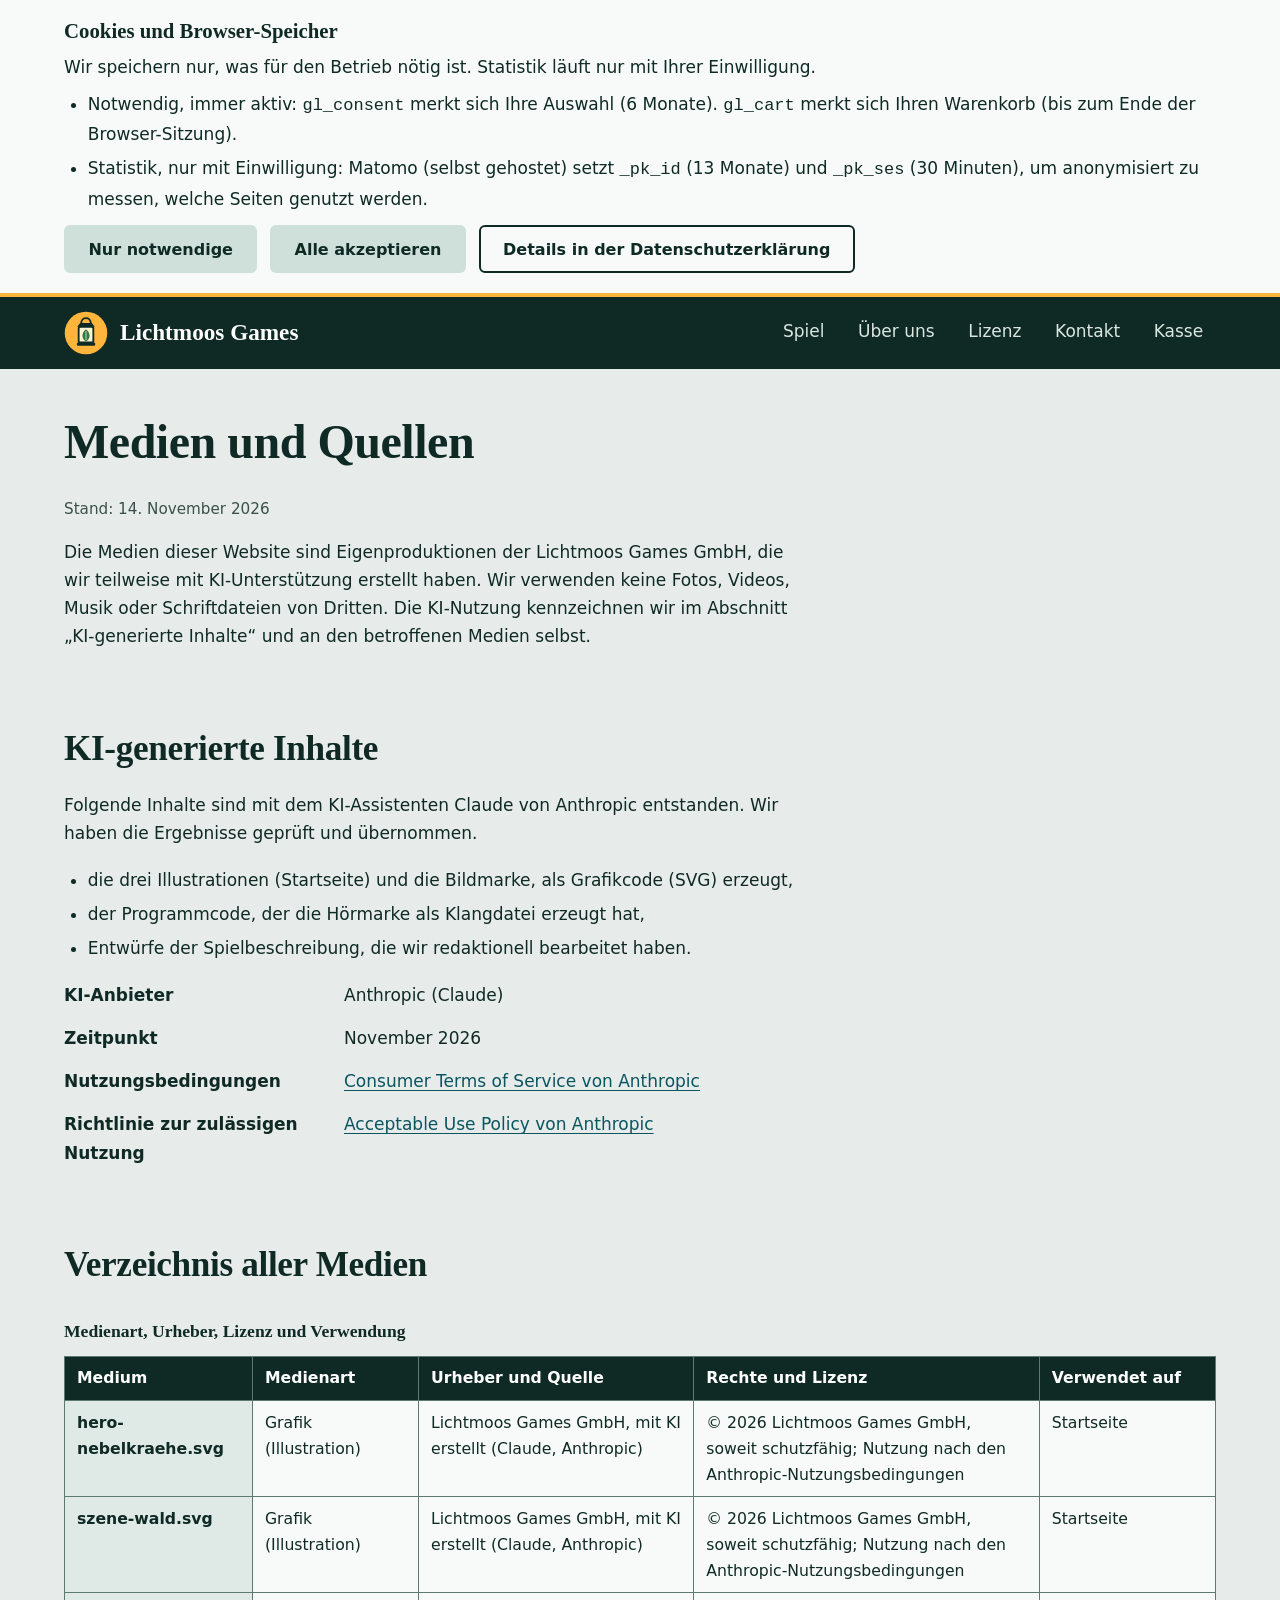
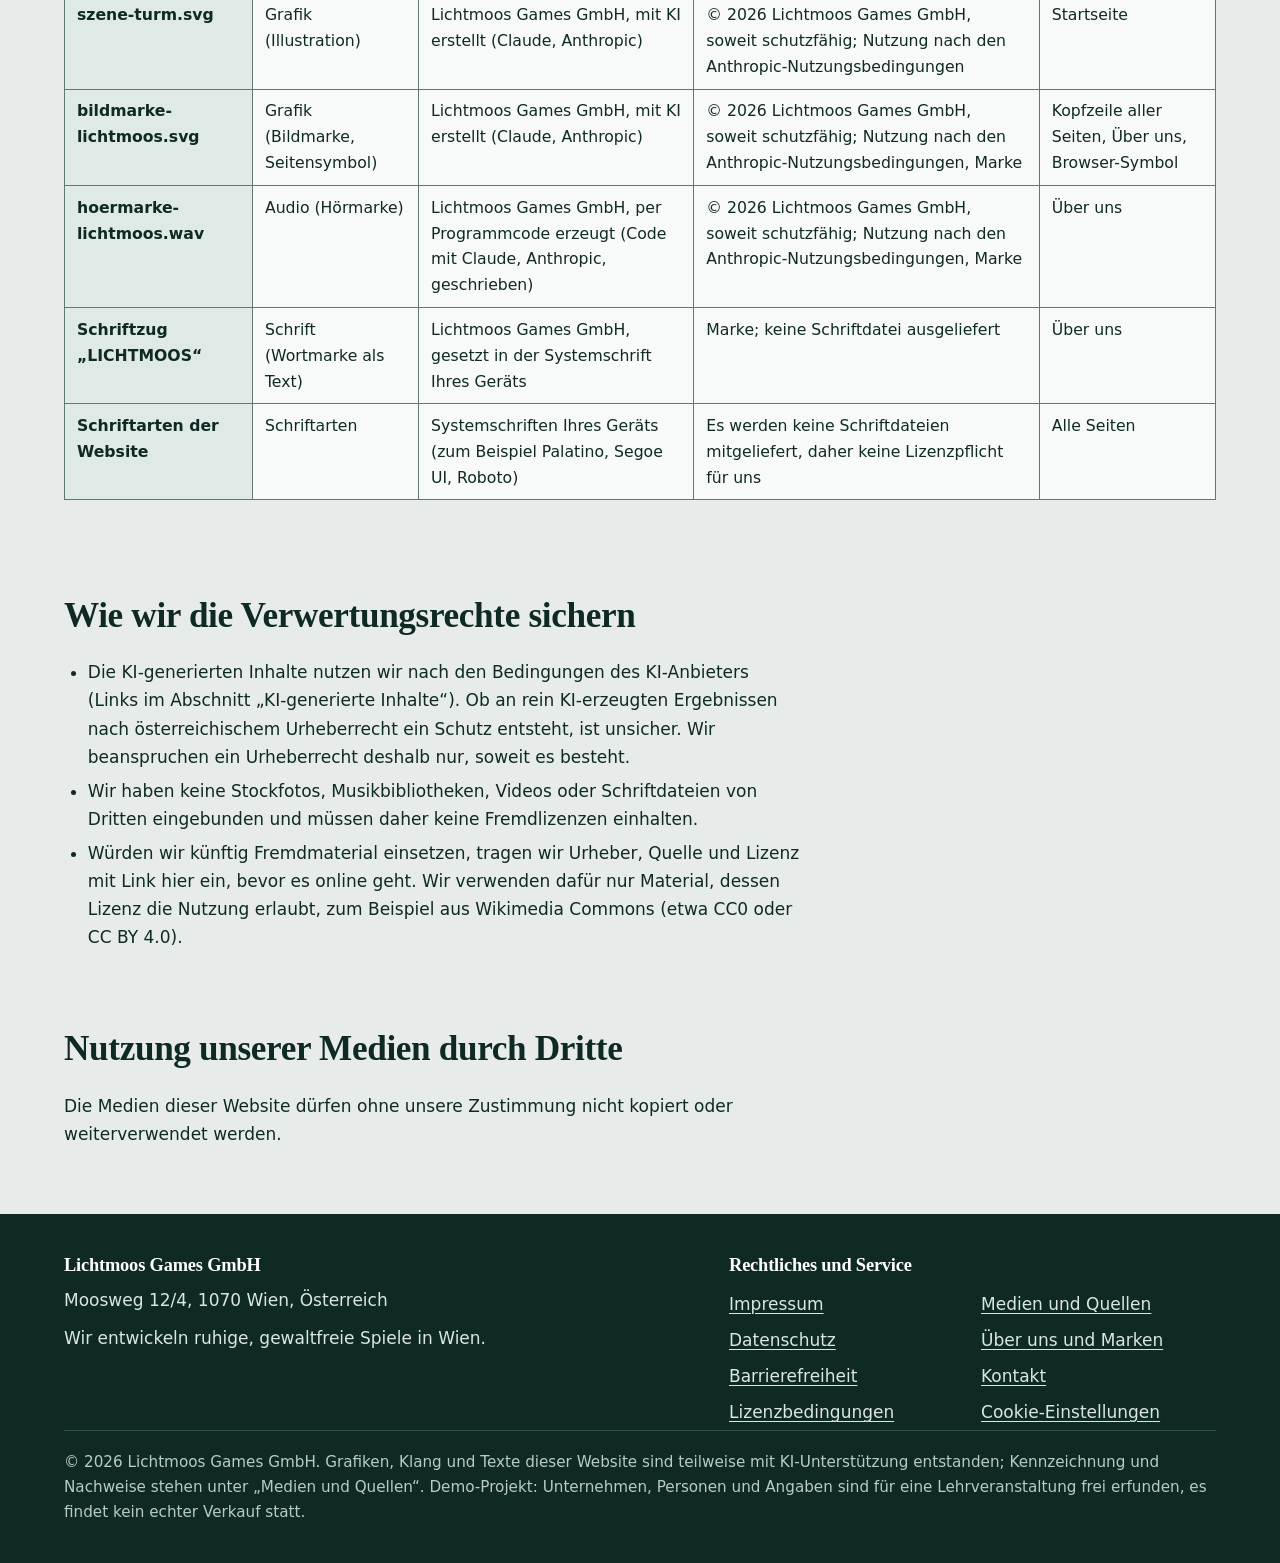
<file: medien.html>
<!doctype html>
<html lang="de">
    <head>
        <meta charset="utf-8" />
        <meta name="viewport" content="width=device-width, initial-scale=1" />
        <title>Medien und Quellen | Lichtmoos Games</title>
        <meta name="description" content="Urheberrechtshinweise, Quellen und Lizenzen aller Bilder, Klänge, Schriften und Texte dieser Website." />
        <meta name="theme-color" content="#0f2a24" />
        <link rel="icon" type="image/svg+xml" href="assets/bildmarke-lichtmoos.svg" />
        <link rel="stylesheet" href="css/style.css" />
        <script src="js/main.js" defer></script>
    </head>
    <body>
        <a class="skip" href="#inhalt">Zum Inhalt springen</a>
        <p id="live-status" class="sr-only" role="status"></p>

        <section id="cookie-banner" class="cookie" aria-labelledby="cookie-titel" tabindex="-1" hidden>
            <div class="wrap">
                <p id="cookie-titel" class="cookie-titel"><strong>Cookies und Browser-Speicher</strong></p>
                <p>Wir speichern nur, was für den Betrieb nötig ist. Statistik läuft nur mit Ihrer Einwilligung.</p>
                <ul>
                    <li>
                        Notwendig, immer aktiv: <code>gl_consent</code> merkt sich Ihre Auswahl (6 Monate). <code>gl_cart</code> merkt sich Ihren Warenkorb (bis
                        zum Ende der Browser-Sitzung).
                    </li>
                    <li>
                        Statistik, nur mit Einwilligung: Matomo (selbst gehostet) setzt <code>_pk_id</code> (13 Monate) und <code>_pk_ses</code> (30 Minuten),
                        um anonymisiert zu messen, welche Seiten genutzt werden.
                    </li>
                </ul>
                <div class="btn-row" style="margin-top: 0.6rem">
                    <button type="button" class="btn zweit" data-consent="notwendig">Nur notwendige</button>
                    <button type="button" class="btn zweit" data-consent="alle">Alle akzeptieren</button>
                    <a class="btn rand" href="datenschutz.html#cookies">Details in der Datenschutzerklärung</a>
                </div>
            </div>
        </section>

        <header class="site-header">
            <div class="wrap">
                <a class="brand" href="index.html"><img src="assets/bildmarke-lichtmoos.svg" width="44" height="44" alt="" />Lichtmoos Games</a>
                <nav class="nav" aria-label="Hauptnavigation">
                    <ul>
                        <li><a href="index.html">Spiel</a></li>
                        <li><a href="ueber-uns.html">Über uns</a></li>
                        <li><a href="lizenz.html">Lizenz</a></li>
                        <li><a href="kontakt.html">Kontakt</a></li>
                        <li><a href="kasse.html">Kasse</a></li>
                    </ul>
                </nav>
            </div>
        </header>

        <main id="inhalt">
            <div class="legal">
                <div class="wrap">
                    <h1>Medien und Quellen</h1>
                    <p class="stand">Stand: 14. November 2026</p>
                    <p>
                        Die Medien dieser Website sind Eigenproduktionen der Lichtmoos Games GmbH, die wir teilweise mit KI-Unterstützung erstellt haben. Wir
                        verwenden keine Fotos, Videos, Musik oder Schriftdateien von Dritten. Die KI-Nutzung kennzeichnen wir im Abschnitt „KI-generierte
                        Inhalte“ und an den betroffenen Medien selbst.
                    </p>

                    <h2 id="ki">KI-generierte Inhalte</h2>
                    <p>Folgende Inhalte sind mit dem KI-Assistenten Claude von Anthropic entstanden. Wir haben die Ergebnisse geprüft und übernommen.</p>
                    <ul>
                        <li>die drei Illustrationen (Startseite) und die Bildmarke, als Grafikcode (SVG) erzeugt,</li>
                        <li>der Programmcode, der die Hörmarke als Klangdatei erzeugt hat,</li>
                        <li>Entwürfe der Spielbeschreibung, die wir redaktionell bearbeitet haben.</li>
                    </ul>
                    <dl class="kv">
                        <dt>KI-Anbieter</dt>
                        <dd>Anthropic (Claude)</dd>
                        <dt>Zeitpunkt</dt>
                        <dd>November 2026</dd>
                        <dt>Nutzungsbedingungen</dt>
                        <dd><a href="https://www.anthropic.com/legal/consumer-terms">Consumer Terms of Service von Anthropic</a></dd>
                        <dt>Richtlinie zur zulässigen Nutzung</dt>
                        <dd><a href="https://www.anthropic.com/legal/aup">Acceptable Use Policy von Anthropic</a></dd>
                    </dl>

                    <h2 id="verzeichnis">Verzeichnis aller Medien</h2>
                    <div class="scroll" role="region" aria-labelledby="cap-medien" tabindex="0">
                        <table>
                            <caption id="cap-medien">
                                Medienart, Urheber, Lizenz und Verwendung
                            </caption>
                            <thead>
                                <tr>
                                    <th scope="col">Medium</th>
                                    <th scope="col">Medienart</th>
                                    <th scope="col">Urheber und Quelle</th>
                                    <th scope="col">Rechte und Lizenz</th>
                                    <th scope="col">Verwendet auf</th>
                                </tr>
                            </thead>
                            <tbody>
                                <tr>
                                    <th scope="row">hero-nebelkraehe.svg</th>
                                    <td>Grafik (Illustration)</td>
                                    <td>Lichtmoos Games GmbH, mit KI erstellt (Claude, Anthropic)</td>
                                    <td>© 2026 Lichtmoos Games GmbH, soweit schutzfähig; Nutzung nach den Anthropic-Nutzungsbedingungen</td>
                                    <td>Startseite</td>
                                </tr>
                                <tr>
                                    <th scope="row">szene-wald.svg</th>
                                    <td>Grafik (Illustration)</td>
                                    <td>Lichtmoos Games GmbH, mit KI erstellt (Claude, Anthropic)</td>
                                    <td>© 2026 Lichtmoos Games GmbH, soweit schutzfähig; Nutzung nach den Anthropic-Nutzungsbedingungen</td>
                                    <td>Startseite</td>
                                </tr>
                                <tr>
                                    <th scope="row">szene-turm.svg</th>
                                    <td>Grafik (Illustration)</td>
                                    <td>Lichtmoos Games GmbH, mit KI erstellt (Claude, Anthropic)</td>
                                    <td>© 2026 Lichtmoos Games GmbH, soweit schutzfähig; Nutzung nach den Anthropic-Nutzungsbedingungen</td>
                                    <td>Startseite</td>
                                </tr>
                                <tr>
                                    <th scope="row">bildmarke-lichtmoos.svg</th>
                                    <td>Grafik (Bildmarke, Seitensymbol)</td>
                                    <td>Lichtmoos Games GmbH, mit KI erstellt (Claude, Anthropic)</td>
                                    <td>© 2026 Lichtmoos Games GmbH, soweit schutzfähig; Nutzung nach den Anthropic-Nutzungsbedingungen, Marke</td>
                                    <td>Kopfzeile aller Seiten, Über uns, Browser-Symbol</td>
                                </tr>
                                <tr>
                                    <th scope="row">hoermarke-lichtmoos.wav</th>
                                    <td>Audio (Hörmarke)</td>
                                    <td>Lichtmoos Games GmbH, per Programmcode erzeugt (Code mit Claude, Anthropic, geschrieben)</td>
                                    <td>© 2026 Lichtmoos Games GmbH, soweit schutzfähig; Nutzung nach den Anthropic-Nutzungsbedingungen, Marke</td>
                                    <td>Über uns</td>
                                </tr>
                                <tr>
                                    <th scope="row">Schriftzug „LICHTMOOS“</th>
                                    <td>Schrift (Wortmarke als Text)</td>
                                    <td>Lichtmoos Games GmbH, gesetzt in der Systemschrift Ihres Geräts</td>
                                    <td>Marke; keine Schriftdatei ausgeliefert</td>
                                    <td>Über uns</td>
                                </tr>
                                <tr>
                                    <th scope="row">Schriftarten der Website</th>
                                    <td>Schriftarten</td>
                                    <td>Systemschriften Ihres Geräts (zum Beispiel Palatino, Segoe UI, Roboto)</td>
                                    <td>Es werden keine Schriftdateien mitgeliefert, daher keine Lizenzpflicht für uns</td>
                                    <td>Alle Seiten</td>
                                </tr>
                            </tbody>
                        </table>
                    </div>

                    <h2 id="rechte">Wie wir die Verwertungsrechte sichern</h2>
                    <ul>
                        <li>
                            Die KI-generierten Inhalte nutzen wir nach den Bedingungen des KI-Anbieters (Links im Abschnitt „KI-generierte Inhalte“). Ob an rein
                            KI-erzeugten Ergebnissen nach österreichischem Urheberrecht ein Schutz entsteht, ist unsicher. Wir beanspruchen ein Urheberrecht
                            deshalb nur, soweit es besteht.
                        </li>
                        <li>
                            Wir haben keine Stockfotos, Musikbibliotheken, Videos oder Schriftdateien von Dritten eingebunden und müssen daher keine
                            Fremdlizenzen einhalten.
                        </li>
                        <li>
                            Würden wir künftig Fremdmaterial einsetzen, tragen wir Urheber, Quelle und Lizenz mit Link hier ein, bevor es online geht. Wir
                            verwenden dafür nur Material, dessen Lizenz die Nutzung erlaubt, zum Beispiel aus Wikimedia Commons (etwa CC0 oder CC BY 4.0).
                        </li>
                    </ul>

                    <h2 id="nutzung">Nutzung unserer Medien durch Dritte</h2>
                    <p>
                        Die Medien dieser Website dürfen ohne unsere Zustimmung nicht kopiert oder weiterverwendet werden.
                    </p>
                </div>
            </div>
        </main>

        <footer class="site-footer">
            <div class="wrap">
                <div class="foot-grid">
                    <div>
                        <h2>Lichtmoos Games GmbH</h2>
                        <p>Moosweg 12/4, 1070 Wien, Österreich</p>
                        <p>Wir entwickeln ruhige, gewaltfreie Spiele in Wien.</p>
                    </div>
                    <nav aria-label="Rechtliches und Service">
                        <h2>Rechtliches und Service</h2>
                        <ul>
                            <li><a href="impressum.html">Impressum</a></li>
                            <li><a href="datenschutz.html">Datenschutz</a></li>
                            <li><a href="barrierefreiheit.html">Barrierefreiheit</a></li>
                            <li><a href="lizenz.html">Lizenzbedingungen</a></li>
                            <li><a href="medien.html">Medien und Quellen</a></li>
                            <li><a href="ueber-uns.html">Über uns und Marken</a></li>
                            <li><a href="kontakt.html">Kontakt</a></li>
                            <li><button type="button" id="cookie-settings" class="link">Cookie-Einstellungen</button></li>
                        </ul>
                    </nav>
                </div>
                <p class="copy">
                    © 2026 Lichtmoos Games GmbH. Grafiken, Klang und Texte dieser Website sind teilweise mit KI-Unterstützung entstanden; Kennzeichnung und
                    Nachweise stehen unter „Medien und Quellen“. Demo-Projekt: Unternehmen, Personen und Angaben sind für eine Lehrveranstaltung frei erfunden,
                    es findet kein echter Verkauf statt.
                </p>
            </div>
        </footer>
    </body>
</html>
</file>
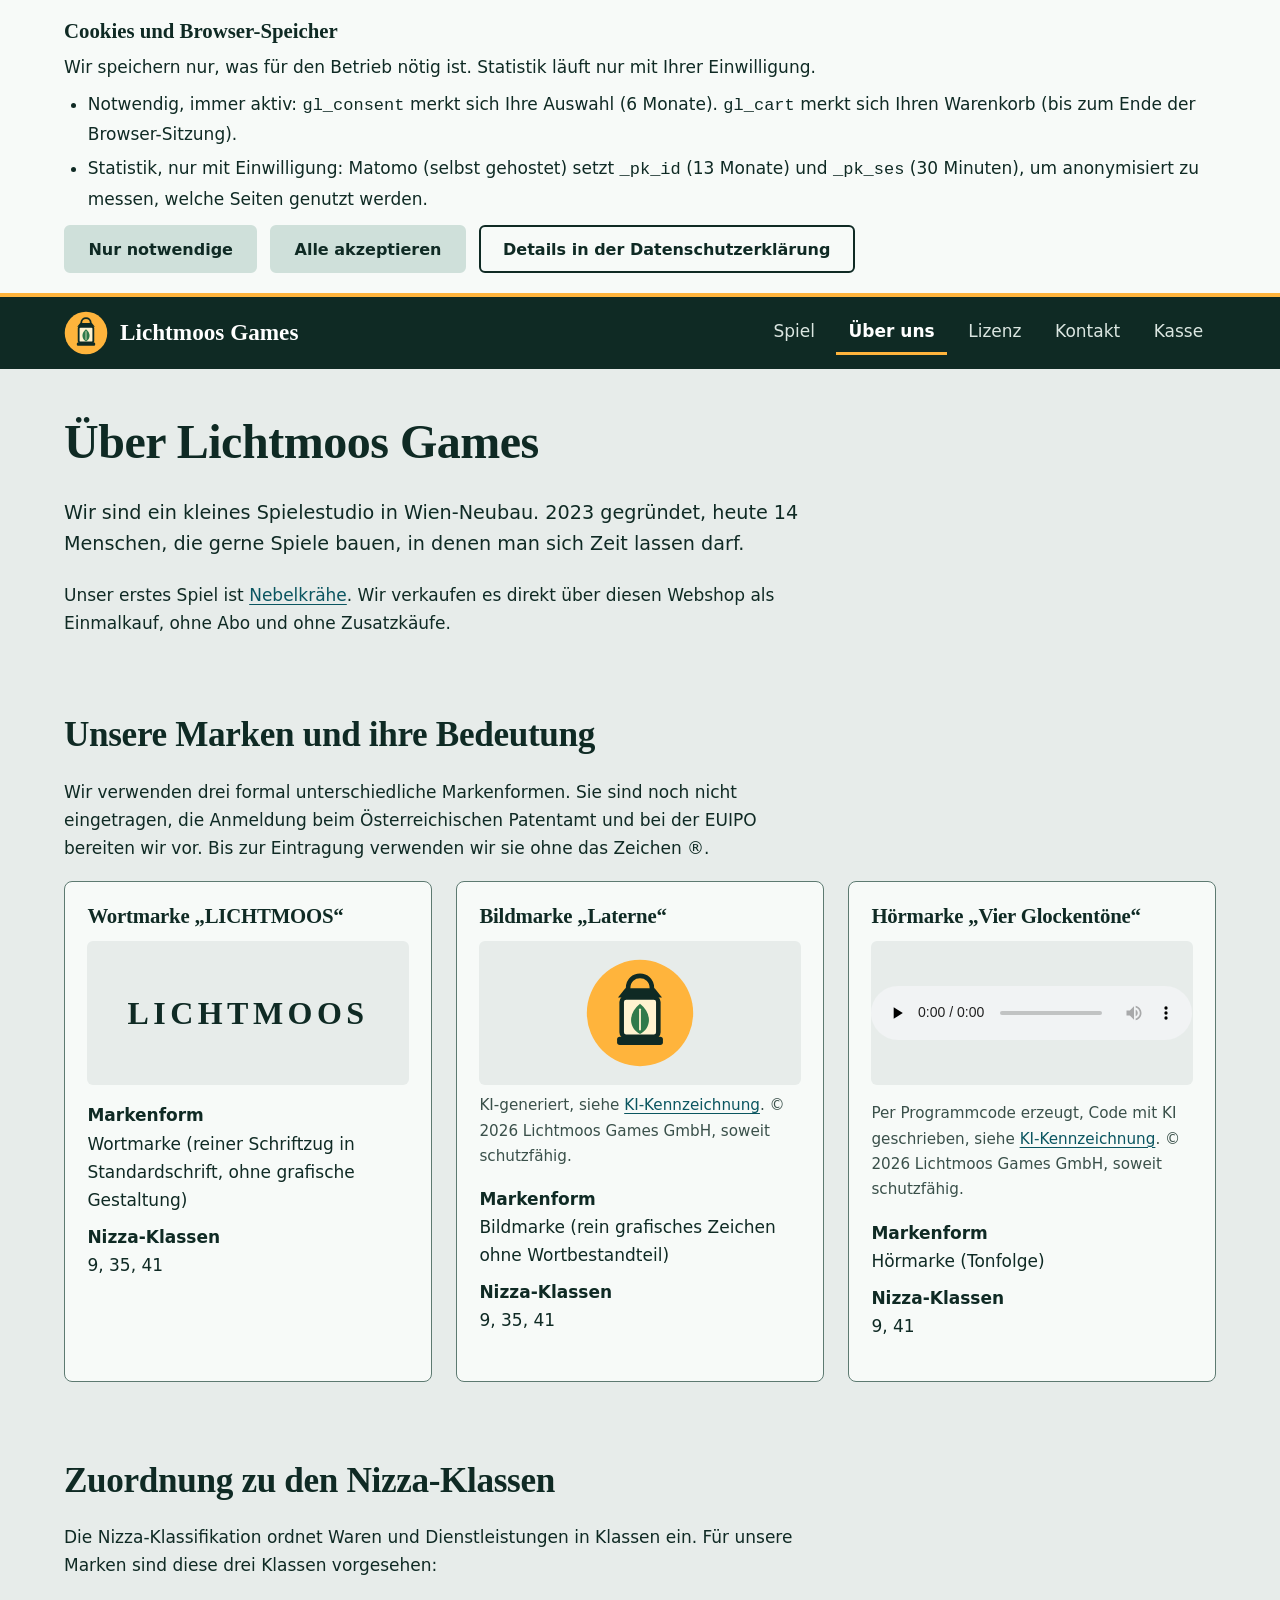
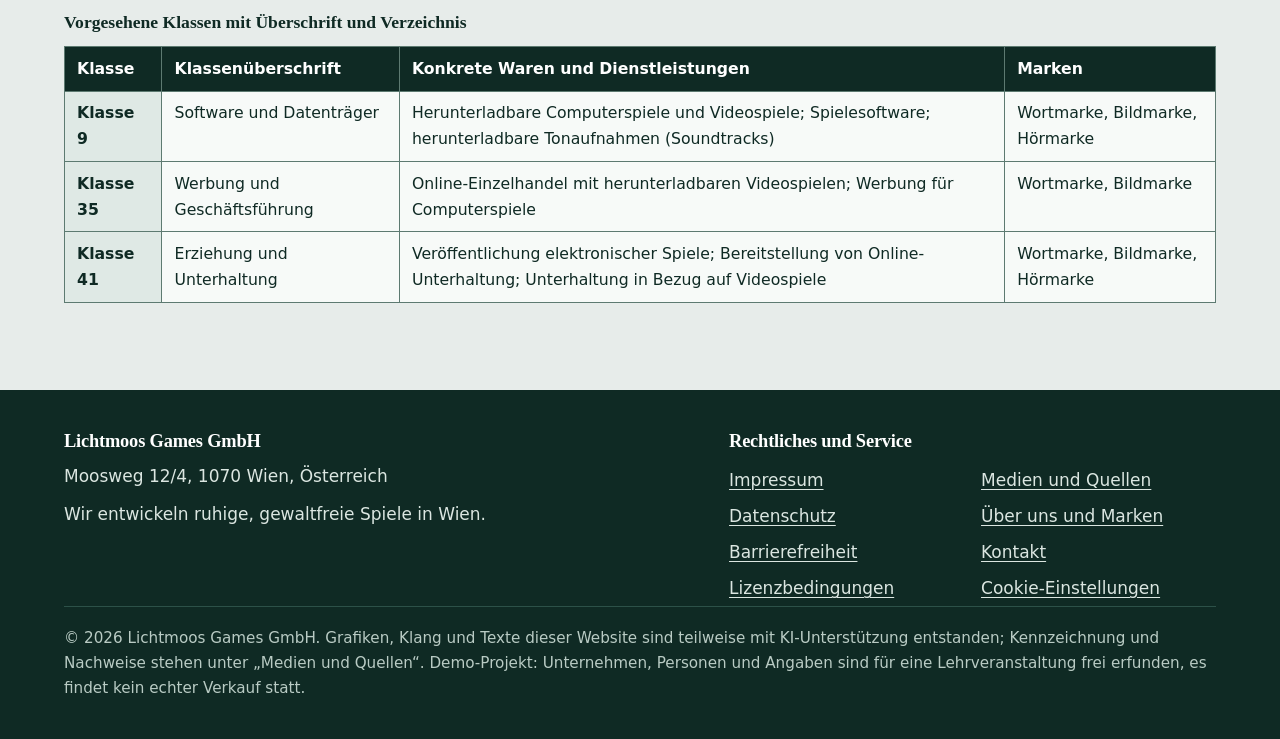
<file: ueber-uns.html>
<!doctype html>
<html lang="de">
    <head>
        <meta charset="utf-8" />
        <meta name="viewport" content="width=device-width, initial-scale=1" />
        <title>Über uns und unsere Marken | Lichtmoos Games</title>
        <meta
            name="description"
            content="Das Wiener Studio Lichtmoos Games: unsere drei Marken (Wortmarke, Bildmarke, Hörmarke), ihre Bedeutung und ihre Nizza-Klassen."
        />
        <meta name="theme-color" content="#0f2a24" />
        <link rel="icon" type="image/svg+xml" href="assets/bildmarke-lichtmoos.svg" />
        <link rel="stylesheet" href="css/style.css" />
        <script src="js/main.js" defer></script>
    </head>
    <body>
        <a class="skip" href="#inhalt">Zum Inhalt springen</a>
        <p id="live-status" class="sr-only" role="status"></p>

        <section id="cookie-banner" class="cookie" aria-labelledby="cookie-titel" tabindex="-1" hidden>
            <div class="wrap">
                <p id="cookie-titel" class="cookie-titel"><strong>Cookies und Browser-Speicher</strong></p>
                <p>Wir speichern nur, was für den Betrieb nötig ist. Statistik läuft nur mit Ihrer Einwilligung.</p>
                <ul>
                    <li>
                        Notwendig, immer aktiv: <code>gl_consent</code> merkt sich Ihre Auswahl (6 Monate). <code>gl_cart</code> merkt sich Ihren Warenkorb (bis
                        zum Ende der Browser-Sitzung).
                    </li>
                    <li>
                        Statistik, nur mit Einwilligung: Matomo (selbst gehostet) setzt <code>_pk_id</code> (13 Monate) und <code>_pk_ses</code> (30 Minuten),
                        um anonymisiert zu messen, welche Seiten genutzt werden.
                    </li>
                </ul>
                <div class="btn-row" style="margin-top: 0.6rem">
                    <button type="button" class="btn zweit" data-consent="notwendig">Nur notwendige</button>
                    <button type="button" class="btn zweit" data-consent="alle">Alle akzeptieren</button>
                    <a class="btn rand" href="datenschutz.html#cookies">Details in der Datenschutzerklärung</a>
                </div>
            </div>
        </section>

        <header class="site-header">
            <div class="wrap">
                <a class="brand" href="index.html"><img src="assets/bildmarke-lichtmoos.svg" width="44" height="44" alt="" />Lichtmoos Games</a>
                <nav class="nav" aria-label="Hauptnavigation">
                    <ul>
                        <li><a href="index.html">Spiel</a></li>
                        <li><a href="ueber-uns.html" aria-current="page">Über uns</a></li>
                        <li><a href="lizenz.html">Lizenz</a></li>
                        <li><a href="kontakt.html">Kontakt</a></li>
                        <li><a href="kasse.html">Kasse</a></li>
                    </ul>
                </nav>
            </div>
        </header>

        <main id="inhalt">
            <div class="legal">
                <div class="wrap">
                    <h1>Über Lichtmoos Games</h1>
                    <p class="lead">
                        Wir sind ein kleines Spielestudio in Wien-Neubau. 2023 gegründet, heute 14 Menschen, die gerne Spiele bauen, in denen man sich Zeit
                        lassen darf.
                    </p>
                    <p>
                        Unser erstes Spiel ist <a href="index.html">Nebelkrähe</a>. Wir verkaufen es direkt über diesen Webshop als Einmalkauf, ohne Abo und
                        ohne Zusatzkäufe.
                    </p>

                    <h2 id="marken">Unsere Marken und ihre Bedeutung</h2>
                    <p>
                        Wir verwenden drei formal unterschiedliche Markenformen. Sie sind noch nicht eingetragen, die Anmeldung beim Österreichischen Patentamt
                        und bei der EUIPO bereiten wir vor. Bis zur Eintragung verwenden wir sie ohne das Zeichen ®.
                    </p>

                    <div class="marken">
                        <article class="marke" aria-labelledby="m-wort">
                            <h3 id="m-wort">Wortmarke „LICHTMOOS“</h3>
                            <div class="zeichen"><span class="wortmarke">LICHTMOOS</span></div>
                            <dl>
                                <dt>Markenform</dt>
                                <dd>Wortmarke (reiner Schriftzug in Standardschrift, ohne grafische Gestaltung)</dd>
                                <dt>Nizza-Klassen</dt>
                                <dd>9, 35, 41</dd>
                            </dl>
                        </article>

                        <article class="marke" aria-labelledby="m-bild">
                            <h3 id="m-bild">Bildmarke „Laterne“</h3>
                            <figure class="bild">
                                <div class="zeichen">
                                    <img
                                        src="assets/bildmarke-lichtmoos.svg"
                                        width="120"
                                        height="120"
                                        alt="Bildmarke: gelbe Scheibe mit Laterne, deren Flamme ein grünes Blatt ist"
                                    />
                                </div>
                                <figcaption>
                                    KI-generiert, siehe <a href="medien.html#ki">KI-Kennzeichnung</a>. © 2026 Lichtmoos Games GmbH, soweit schutzfähig.
                                </figcaption>
                            </figure>
                            <dl>
                                <dt>Markenform</dt>
                                <dd>Bildmarke (rein grafisches Zeichen ohne Wortbestandteil)</dd>
                                <dt>Nizza-Klassen</dt>
                                <dd>9, 35, 41</dd>
                            </dl>
                        </article>

                        <article class="marke" aria-labelledby="m-hoer">
                            <h3 id="m-hoer">Hörmarke „Vier Glockentöne“</h3>
                            <div class="zeichen">
                                <audio controls preload="none" src="assets/hoermarke-lichtmoos.wav" aria-label="Hörmarke Lichtmoos, Dauer 3 Sekunden"></audio>
                            </div>
                            <p class="stand">
                                Per Programmcode erzeugt, Code mit KI geschrieben, siehe <a href="medien.html#ki">KI-Kennzeichnung</a>. © 2026 Lichtmoos Games
                                GmbH, soweit schutzfähig.
                            </p>
                            <dl>
                                <dt>Markenform</dt>
                                <dd>Hörmarke (Tonfolge)</dd>
                                <dt>Nizza-Klassen</dt>
                                <dd>9, 41</dd>
                            </dl>
                        </article>
                    </div>

                    <h2 id="nizza">Zuordnung zu den Nizza-Klassen</h2>
                    <p>Die Nizza-Klassifikation ordnet Waren und Dienstleistungen in Klassen ein. Für unsere Marken sind diese drei Klassen vorgesehen:</p>
                    <div class="scroll" role="region" aria-labelledby="cap-nizza" tabindex="0">
                        <table>
                            <caption id="cap-nizza">
                                Vorgesehene Klassen mit Überschrift und Verzeichnis
                            </caption>
                            <thead>
                                <tr>
                                    <th scope="col">Klasse</th>
                                    <th scope="col">Klassenüberschrift</th>
                                    <th scope="col">Konkrete Waren und Dienstleistungen</th>
                                    <th scope="col">Marken</th>
                                </tr>
                            </thead>
                            <tbody>
                                <tr>
                                    <th scope="row">Klasse 9</th>
                                    <td>Software und Datenträger</td>
                                    <td>Herunterladbare Computerspiele und Videospiele; Spielesoftware; herunterladbare Tonaufnahmen (Soundtracks)</td>
                                    <td>Wortmarke, Bildmarke, Hörmarke</td>
                                </tr>
                                <tr>
                                    <th scope="row">Klasse 35</th>
                                    <td>Werbung und Geschäftsführung</td>
                                    <td>Online-Einzelhandel mit herunterladbaren Videospielen; Werbung für Computerspiele</td>
                                    <td>Wortmarke, Bildmarke</td>
                                </tr>
                                <tr>
                                    <th scope="row">Klasse 41</th>
                                    <td>Erziehung und Unterhaltung</td>
                                    <td>
                                        Veröffentlichung elektronischer Spiele; Bereitstellung von Online-Unterhaltung; Unterhaltung in Bezug auf Videospiele
                                    </td>
                                    <td>Wortmarke, Bildmarke, Hörmarke</td>
                                </tr>
                            </tbody>
                        </table>
                    </div>
                </div>
            </div>
        </main>

        <footer class="site-footer">
            <div class="wrap">
                <div class="foot-grid">
                    <div>
                        <h2>Lichtmoos Games GmbH</h2>
                        <p>Moosweg 12/4, 1070 Wien, Österreich</p>
                        <p>Wir entwickeln ruhige, gewaltfreie Spiele in Wien.</p>
                    </div>
                    <nav aria-label="Rechtliches und Service">
                        <h2>Rechtliches und Service</h2>
                        <ul>
                            <li><a href="impressum.html">Impressum</a></li>
                            <li><a href="datenschutz.html">Datenschutz</a></li>
                            <li><a href="barrierefreiheit.html">Barrierefreiheit</a></li>
                            <li><a href="lizenz.html">Lizenzbedingungen</a></li>
                            <li><a href="medien.html">Medien und Quellen</a></li>
                            <li><a href="ueber-uns.html">Über uns und Marken</a></li>
                            <li><a href="kontakt.html">Kontakt</a></li>
                            <li><button type="button" id="cookie-settings" class="link">Cookie-Einstellungen</button></li>
                        </ul>
                    </nav>
                </div>
                <p class="copy">
                    © 2026 Lichtmoos Games GmbH. Grafiken, Klang und Texte dieser Website sind teilweise mit KI-Unterstützung entstanden; Kennzeichnung und
                    Nachweise stehen unter „Medien und Quellen“. Demo-Projekt: Unternehmen, Personen und Angaben sind für eine Lehrveranstaltung frei erfunden,
                    es findet kein echter Verkauf statt.
                </p>
            </div>
        </footer>
    </body>
</html>
</file>
<file: css/style.css>
/* Lichtmoos Games – Stylesheet · © 2026 Lichtmoos Games GmbH */
:root{
  --tanne:#0f2a24; --tanne-2:#1b4a3f; --nebel:#e7ecea; --papier:#f7faf8;
  --laterne:#ffb43c; --moos:#2a6139; --link:#0a5560; --muted:#3a504a;
  --fog:#dbe6e1; --fog-muted:#b9cbc4; --rand:#5d7a71; --fehler:#9b1c1c;
  --serif:"Palatino Linotype","Book Antiqua",Palatino,Georgia,serif;
  --sans:system-ui,-apple-system,"Segoe UI",Roboto,"Helvetica Neue",Arial,sans-serif;
}
*,*::before,*::after{box-sizing:border-box}
html{-webkit-text-size-adjust:100%;scroll-padding-top:1.5rem}
body{margin:0;background:var(--nebel);color:var(--tanne);font:1.0625rem/1.65 var(--sans);overflow-wrap:break-word}
img,audio{max-width:100%}
img{height:auto;display:block}
a{color:var(--link);text-underline-offset:.18em;text-decoration-thickness:.08em}
a:hover{text-decoration-thickness:.16em}
h1,h2,h3{font-family:var(--serif);line-height:1.2;margin:0 0 .6em;font-weight:700;letter-spacing:-.01em}
h1{font-size:clamp(2.4rem,7vw,4.2rem);line-height:1.05}
h2{font-size:clamp(1.6rem,3.6vw,2.2rem);margin-top:2.2em}
h3{font-size:1.3rem;margin-top:1.6em}
p,ul,ol,dl,table,figure{margin:0 0 1.1em}
ul,ol{padding-left:1.4em}
li{margin-bottom:.35em}
:focus-visible{outline:3px solid var(--laterne);outline-offset:2px;box-shadow:0 0 0 6px var(--tanne)}
.sr-only{position:absolute;width:1px;height:1px;margin:-1px;padding:0;overflow:hidden;clip:rect(0 0 0 0);white-space:nowrap;border:0}
.skip{position:absolute;left:.75rem;top:-4rem;z-index:100;background:var(--laterne);color:var(--tanne);padding:.7rem 1rem;font-weight:700;border-radius:4px}
.skip:focus{top:.75rem}
.wrap{width:min(100% - 2.5rem,72rem);margin-inline:auto}
.prose>*{max-width:46rem}

/* Kopfbereich */
.site-header{background:var(--tanne);color:var(--fog)}
.site-header .wrap{display:flex;flex-wrap:wrap;align-items:center;justify-content:space-between;gap:.75rem 2rem;padding-block:.9rem}
.brand{display:flex;align-items:center;gap:.75rem;color:#fff;text-decoration:none;font:700 1.45rem/1 var(--serif);min-height:44px}
.brand img{width:44px;height:44px}
.brand:hover{text-decoration:underline}
.nav ul{list-style:none;margin:0;padding:0;display:flex;flex-wrap:wrap;gap:.25rem .5rem}
.nav li{margin:0}
.nav a{display:inline-flex;align-items:center;min-height:44px;padding:0 .8rem;color:var(--fog);text-decoration:none;border-bottom:3px solid transparent}
.nav a:hover{color:#fff;border-bottom-color:var(--fog-muted)}
.nav a[aria-current="page"]{color:#fff;border-bottom-color:var(--laterne);font-weight:700}

/* Buttons */
.btn{display:inline-flex;align-items:center;justify-content:center;min-height:48px;padding:.6rem 1.4rem;border:2px solid var(--laterne);border-radius:6px;background:var(--laterne);color:var(--tanne);font:700 1rem/1.2 var(--sans);text-decoration:none;cursor:pointer}
.btn:hover{background:#ffc566;border-color:#ffc566}
.btn.zweit{background:#cfe0da;border-color:#cfe0da}
.btn.zweit:hover{background:#e3eeea;border-color:#e3eeea}
.btn.rand{background:transparent;color:inherit;border-color:currentColor}
.btn-row{display:flex;flex-wrap:wrap;gap:.8rem;margin-top:1.6rem}

/* Hero */
.hero{background:var(--tanne);color:var(--fog);padding-block:clamp(2rem,6vw,4.5rem)}
.hero .wrap{display:grid;grid-template-columns:minmax(0,1fr) minmax(0,1.15fr);gap:clamp(1.5rem,4vw,3.5rem);align-items:center}
.hero h1{color:#fff;margin-bottom:.3em}
.hero .lead{font-size:1.25rem;line-height:1.55;max-width:32rem}
.preis{font:700 1.2rem var(--serif);color:#fff;margin-top:1.4rem;margin-bottom:0}
.preis small{font:400 .95rem var(--sans);color:var(--fog-muted)}
.hero figure,.bild{margin:0}
.hero img,.bild img{border-radius:8px;width:100%}
figcaption{font-size:.95rem;color:var(--muted);margin-top:.5rem}
.hero figcaption{color:var(--fog-muted)}

/* Abschnitte */
.section{padding-block:clamp(2.2rem,5vw,3.8rem)}
.section>.wrap>h2:first-child,.legal>h2:first-child{margin-top:0}
.section.hell{background:var(--papier)}
.section.dunkel{background:var(--tanne-2);color:var(--fog)}
.section.dunkel h2{color:#fff}
.section.dunkel a:not(.btn){color:var(--laterne)}
.facts{display:grid;grid-template-columns:repeat(auto-fit,minmax(15rem,1fr));gap:1.5rem 2.5rem;list-style:none;padding:0;margin:1.5rem 0 0}
.facts li{border-top:4px solid var(--laterne);padding-top:.8rem;margin:0}
.facts h3{margin:0 0 .3em;font-size:1.2rem}
.facts p{margin:0;color:var(--muted)}
.gallery{display:grid;grid-template-columns:repeat(auto-fit,minmax(18rem,1fr));gap:1.5rem}

/* Hinweise & Listen */
.note{border-left:6px solid var(--laterne);background:var(--papier);padding:1rem 1.2rem;margin:1.5rem 0;max-width:46rem}
.note p:last-child{margin:0}
.kv{display:grid;grid-template-columns:minmax(9rem,16rem) minmax(0,1fr);gap:.35rem 1.5rem;max-width:46rem}
.kv dt{font-weight:700}
.kv dd{margin:0 0 .6rem}
.toc{background:var(--papier);border:1px solid var(--rand);border-radius:6px;padding:1rem 1.4rem;max-width:46rem;margin-bottom:2rem}
.toc h2{font-size:1.15rem;margin:0 0 .5rem}
.toc ol{margin:0;columns:2 16rem}
.legal{padding-block:clamp(1.8rem,4vw,3rem)}
.legal h1{font-size:clamp(2rem,5vw,3rem)}
.legal p,.legal ul,.legal ol{max-width:46rem}
.stand{color:var(--muted);font-size:.95rem}
.scroll{overflow-x:auto;margin-bottom:1.4rem}
table{border-collapse:collapse;width:100%;background:var(--papier);font-size:.98rem}
caption{text-align:left;font-weight:700;padding:.6rem 0;font-family:var(--serif);font-size:1.1rem}
th,td{border:1px solid var(--rand);padding:.55rem .75rem;text-align:left;vertical-align:top}
thead th{background:var(--tanne);color:#fff}
tbody th{background:#dfe9e5}

/* Marken */
.marken{display:grid;grid-template-columns:repeat(auto-fit,minmax(17rem,1fr));gap:1.5rem}
.marke{background:var(--papier);border:1px solid var(--rand);border-radius:8px;padding:1.4rem}
.marke h3{margin-top:0}
.marke .zeichen{display:flex;align-items:center;justify-content:center;min-height:9rem;margin-bottom:1rem;background:var(--nebel);border-radius:6px}
.marke .zeichen img{width:110px}
.wortmarke{font:700 2rem var(--serif);letter-spacing:.14em;color:var(--tanne)}
audio{width:100%;margin:.4rem 0}

/* Formulare */
form{max-width:40rem}
.feld{margin-bottom:1.3rem}
label,legend{display:block;font-weight:700;margin-bottom:.35rem;padding:0}
.hint{display:block;font-weight:400;color:var(--muted);font-size:.95rem}
input[type=text],input[type=email],select,textarea{width:100%;min-height:48px;padding:.6rem .8rem;border:2px solid var(--rand);border-radius:6px;background:#fff;color:var(--tanne);font:inherit}
textarea{min-height:9rem;resize:vertical}
fieldset{border:2px solid var(--rand);border-radius:6px;margin:0 0 1.3rem;padding:1rem 1.2rem}
.opt{display:flex;gap:.7rem;align-items:flex-start;margin-bottom:.8rem}
.opt input{width:1.4rem;height:1.4rem;margin:.2rem 0 0;flex:none;accent-color:var(--moos)}
.opt label{font-weight:400;margin:0}
.status{border-left:6px solid var(--moos);background:var(--papier);padding:1rem 1.2rem;max-width:40rem}
.status h2,.status h3{margin-top:0}
.schluessel{font-family:ui-monospace,Consolas,monospace;font-size:1.15rem;font-weight:700}

/* Cookie-Hinweis (im Seitenfluss, verdeckt keine Inhalte) */
.cookie{background:var(--papier);border-bottom:4px solid var(--laterne);padding-block:1.2rem}
.cookie h2{font-size:1.3rem;margin:0 0 .4rem}
.cookie ul{margin:.4rem 0 .8rem}
.cookie p{margin:0 0 .6rem;max-width:56rem}

/* Fuss */
.site-footer{background:var(--tanne);color:var(--fog);padding-block:2.5rem 2rem;margin-top:0}
.site-footer a{color:var(--fog)}
.site-footer a:hover{color:#fff}
.foot-grid{display:grid;grid-template-columns:minmax(0,1.3fr) minmax(0,1fr);gap:2rem}
.site-footer h2{font-size:1.15rem;color:#fff;margin:0 0 .6rem}
.site-footer ul{list-style:none;padding:0;margin:0;columns:2 10rem}
.site-footer li{margin:0}
.site-footer li a,.site-footer button.link{display:inline-flex;align-items:center;min-height:36px}
button.link{background:none;border:0;padding:0;color:var(--fog);font:inherit;text-decoration:underline;cursor:pointer;text-underline-offset:.18em}
.site-footer p{margin:0 0 .6rem}
.copy{border-top:1px solid #2c5148;margin-top:1.6rem;padding-top:1.2rem;color:var(--fog-muted);font-size:.95rem}

@media (max-width:52rem){
  .hero .wrap,.foot-grid{grid-template-columns:minmax(0,1fr)}
  .kv{grid-template-columns:minmax(0,1fr)}
  .kv dd{margin-bottom:.9rem}
}
@media (prefers-reduced-motion:reduce){*{animation:none!important;transition:none!important;scroll-behavior:auto!important}}
@media (forced-colors:active){.btn{border:2px solid ButtonText}}
@media print{.site-header,.site-footer,.cookie,.skip{display:none}body{background:#fff}}

.legal .lead{font-size:1.2rem;max-width:46rem}
.marke dt{font-weight:700;margin-top:.6rem}
.marke dd{margin:0}
.marke figure{margin:0 0 1rem}
.marke figure .zeichen{margin-bottom:0}
.cookie-titel{font:700 1.3rem var(--serif);margin:0 0 .4rem}
.hero figcaption a{color:var(--laterne)}
</file>
